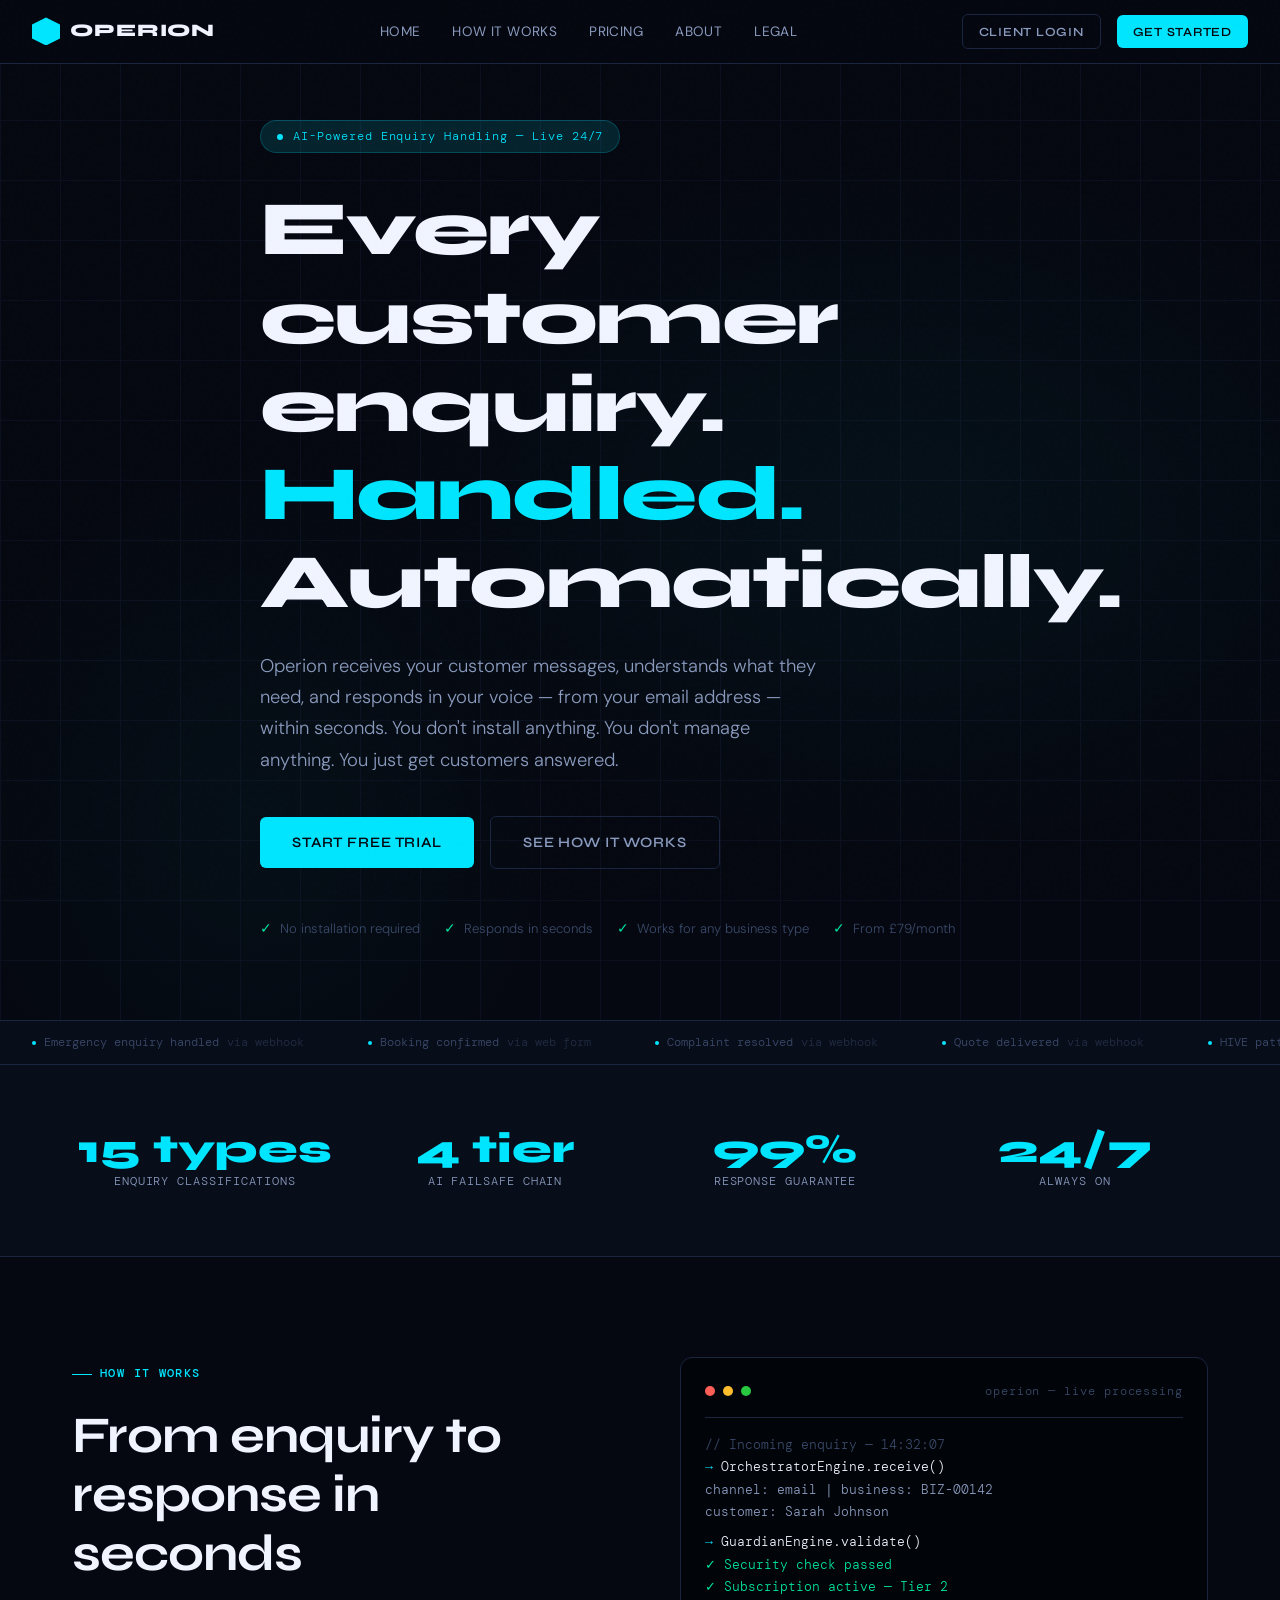
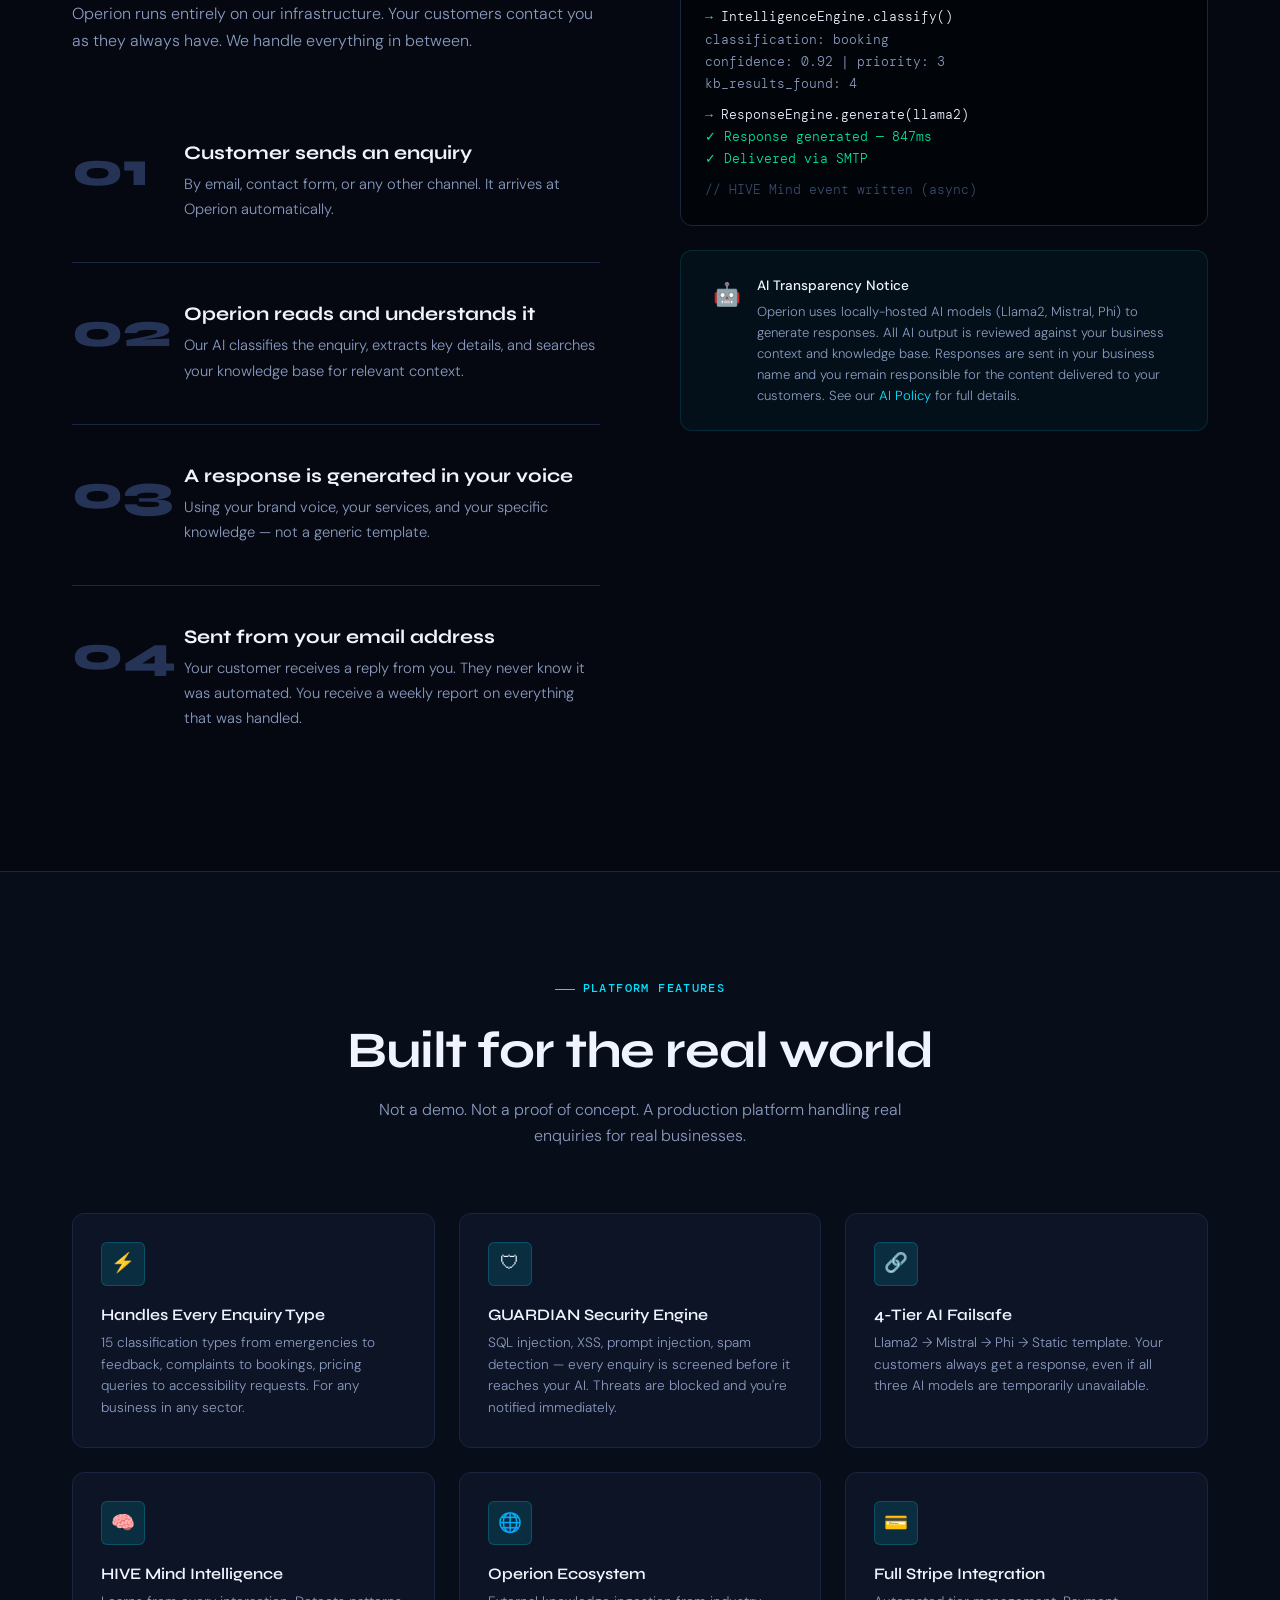
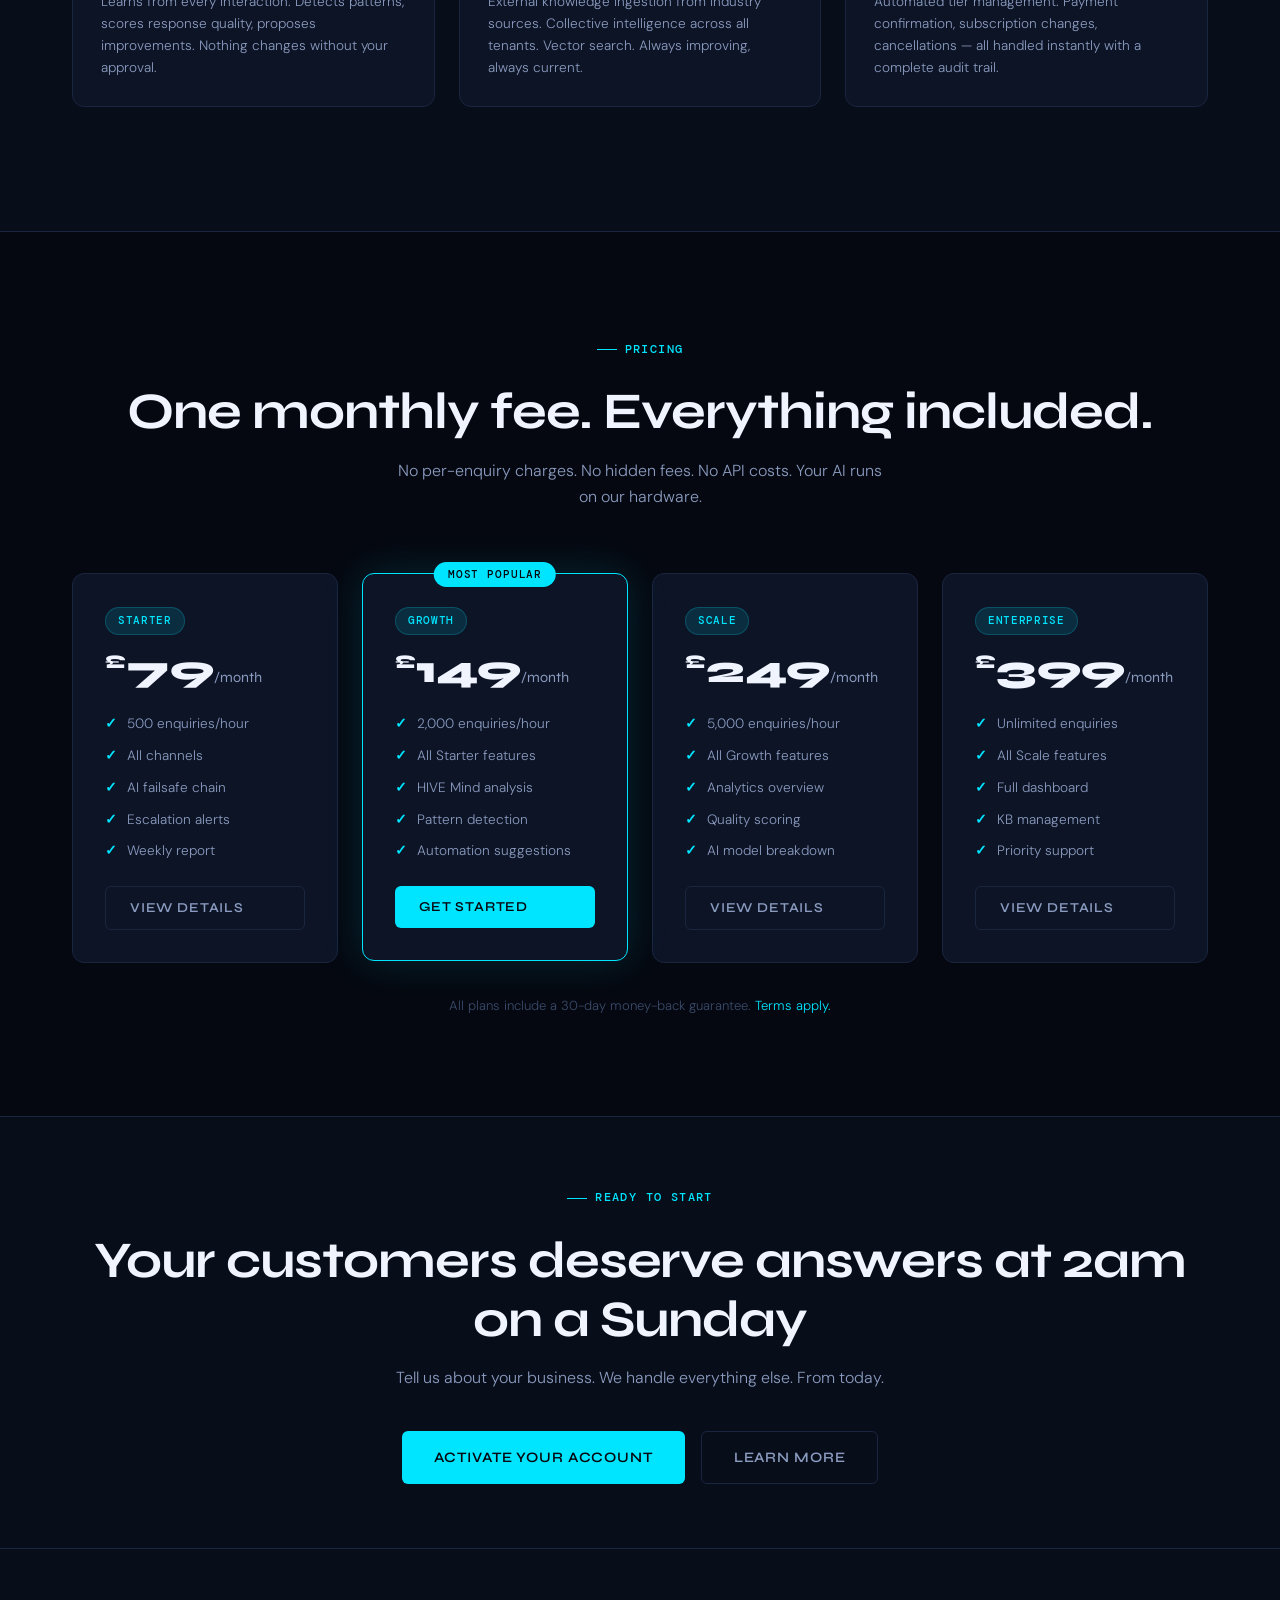
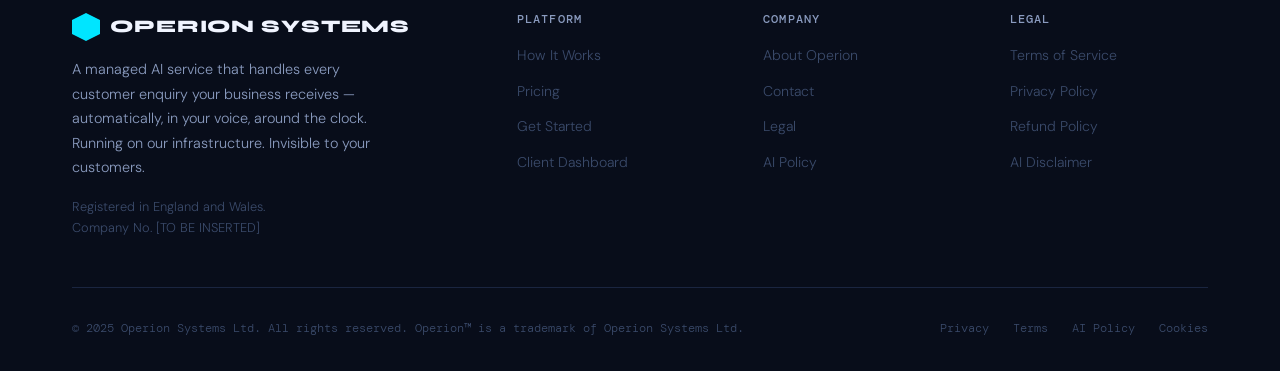
<file: index.html>
<!DOCTYPE html>
<html lang="en">
<head>
  <meta charset="UTF-8">
  <meta name="viewport" content="width=device-width, initial-scale=1.0">
  <title>Operion Systems — AI-Powered Enquiry Handling for Any Business</title>
  <meta name="description" content="Operion handles every customer enquiry your business receives — automatically, in your voice, 24 hours a day. From £79/month. No installation. No configuration. Just results.">
  <meta name="keywords" content="AI customer service, automated enquiry handling, AI business automation, customer response automation, Operion">
  <meta property="og:title" content="Operion Systems — Automated AI Enquiry Handling">
  <meta property="og:description" content="Every customer enquiry handled automatically. In your voice. From your email. 24/7.">
  <meta property="og:type" content="website">
  <meta name="robots" content="index, follow">
  <link rel="stylesheet" href="style.css">
  <style>
    /* ── HOMEPAGE SPECIFIC ─────────────────────────────────── */
    .hero {
      min-height: 100vh;
      display: flex;
      align-items: center;
      padding: 120px 0 80px;
      position: relative;
      overflow: hidden;
    }
    .hero-bg {
      position: absolute;
      inset: 0;
      background:
        radial-gradient(ellipse 60% 50% at 70% 50%, rgba(0,229,255,0.04) 0%, transparent 70%),
        radial-gradient(ellipse 40% 60% at 20% 80%, rgba(0,229,255,0.03) 0%, transparent 60%);
      pointer-events: none;
    }
    .hero-grid-lines {
      position: absolute;
      inset: 0;
      background-image:
        linear-gradient(var(--border) 1px, transparent 1px),
        linear-gradient(90deg, var(--border) 1px, transparent 1px);
      background-size: 60px 60px;
      opacity: 0.3;
      pointer-events: none;
    }
    .hero-content {
      position: relative;
      z-index: 1;
      max-width: 760px;
    }
    .hero-eyebrow {
      display: inline-flex;
      align-items: center;
      gap: 10px;
      background: var(--cyan-glow);
      border: 1px solid rgba(0,229,255,0.2);
      border-radius: 100px;
      padding: 6px 16px;
      font-family: var(--font-mono);
      font-size: 0.75rem;
      color: var(--cyan);
      letter-spacing: 0.08em;
      margin-bottom: 2rem;
    }
    .hero-eyebrow-dot {
      width: 6px; height: 6px;
      background: var(--cyan);
      border-radius: 50%;
      animation: pulse-glow 2s ease infinite;
    }
    .hero h1 { margin-bottom: 1.5rem; }
    .hero h1 em {
      font-style: normal;
      color: var(--cyan);
      position: relative;
    }
    .hero-sub {
      font-size: 1.15rem;
      color: var(--white-dim);
      line-height: 1.7;
      max-width: 560px;
      margin-bottom: 2.5rem;
    }
    .hero-actions {
      display: flex;
      gap: 1rem;
      flex-wrap: wrap;
      align-items: center;
      margin-bottom: 3rem;
    }
    .hero-proof {
      display: flex;
      align-items: center;
      gap: 1.5rem;
      flex-wrap: wrap;
    }
    .hero-proof-item {
      display: flex;
      align-items: center;
      gap: 8px;
      font-size: 0.82rem;
      color: var(--white-faint);
    }
    .hero-proof-item span { color: var(--green); font-size: 0.9rem; }
    .hero-visual {
      position: absolute;
      right: -2rem;
      top: 50%;
      transform: translateY(-50%);
      width: 420px;
      opacity: 0.85;
    }

    /* ── TICKER ─────────────────────────────────────────────── */
    .ticker-wrap {
      background: var(--deep);
      border-top: 1px solid var(--border);
      border-bottom: 1px solid var(--border);
      padding: 12px 0;
      overflow: hidden;
    }
    .ticker-inner {
      display: flex;
      gap: 0;
      animation: ticker 40s linear infinite;
      width: max-content;
    }
    .ticker-item {
      display: flex;
      align-items: center;
      gap: 8px;
      padding: 0 2rem;
      font-family: var(--font-mono);
      font-size: 0.75rem;
      color: var(--white-faint);
      white-space: nowrap;
    }
    .ticker-dot {
      width: 4px; height: 4px;
      background: var(--cyan);
      border-radius: 50%;
      flex-shrink: 0;
    }
    .ticker-meta { color: var(--white-faint); opacity: 0.5; }
    @keyframes ticker {
      0% { transform: translateX(0); }
      100% { transform: translateX(-50%); }
    }

    /* ── HOW IT WORKS ───────────────────────────────────────── */
    .steps { display: flex; flex-direction: column; gap: 0; }
    .step {
      display: grid;
      grid-template-columns: 80px 1fr;
      gap: 2rem;
      padding: 2.5rem 0;
      border-bottom: 1px solid var(--border);
      align-items: start;
    }
    .step:last-child { border-bottom: none; }
    .step-number {
      font-family: var(--font-display);
      font-weight: 800;
      font-size: 3rem;
      color: var(--border-light);
      line-height: 1;
      padding-top: 4px;
      transition: color var(--transition);
    }
    .step:hover .step-number { color: var(--cyan); }
    .step-content h3 {
      font-size: 1.2rem;
      margin-bottom: 0.5rem;
      color: var(--white);
    }
    .step-content p { font-size: 0.92rem; color: var(--white-dim); line-height: 1.7; }

    /* ── FEATURES ───────────────────────────────────────────── */
    .feature-card {
      background: var(--surface);
      border: 1px solid var(--border);
      border-radius: var(--radius-lg);
      padding: 1.75rem;
      transition: all var(--transition);
    }
    .feature-card:hover {
      border-color: var(--cyan-dim);
      transform: translateY(-2px);
      box-shadow: var(--glow);
    }
    .feature-icon {
      width: 44px; height: 44px;
      background: var(--cyan-glow);
      border: 1px solid rgba(0,229,255,0.2);
      border-radius: var(--radius);
      display: flex;
      align-items: center;
      justify-content: center;
      font-size: 1.2rem;
      margin-bottom: 1.25rem;
    }
    .feature-card h3 {
      font-size: 1rem;
      font-weight: 600;
      margin-bottom: 0.5rem;
    }
    .feature-card p { font-size: 0.85rem; color: var(--white-dim); line-height: 1.6; }

    /* ── AI DISCLAIMER BANNER ───────────────────────────────── */
    .ai-disclaimer {
      background: rgba(0,229,255,0.04);
      border: 1px solid rgba(0,229,255,0.12);
      border-radius: var(--radius-lg);
      padding: 1.5rem 2rem;
      display: flex;
      align-items: flex-start;
      gap: 1rem;
    }
    .ai-disclaimer-icon {
      font-size: 1.4rem;
      flex-shrink: 0;
      margin-top: 2px;
    }

    /* ── PRICING PREVIEW ────────────────────────────────────── */
    .pricing-card {
      background: var(--surface);
      border: 1px solid var(--border);
      border-radius: var(--radius-lg);
      padding: 2rem;
      display: flex;
      flex-direction: column;
      gap: 1.5rem;
      transition: all var(--transition);
    }
    .pricing-card.featured {
      border-color: var(--cyan);
      box-shadow: var(--glow);
      position: relative;
    }
    .pricing-card.featured::before {
      content: 'Most Popular';
      position: absolute;
      top: -12px;
      left: 50%;
      transform: translateX(-50%);
      background: var(--cyan);
      color: var(--black);
      font-family: var(--font-mono);
      font-size: 0.68rem;
      font-weight: 500;
      letter-spacing: 0.08em;
      text-transform: uppercase;
      padding: 4px 14px;
      border-radius: 100px;
    }
    .pricing-price {
      font-family: var(--font-display);
      font-weight: 800;
      font-size: 2.4rem;
      color: var(--white);
      line-height: 1;
    }
    .pricing-price sup { font-size: 1.2rem; vertical-align: super; }
    .pricing-price span { font-size: 0.9rem; font-weight: 400; color: var(--white-dim); }
    .pricing-features { display: flex; flex-direction: column; gap: 10px; }
    .pricing-feature {
      display: flex;
      align-items: flex-start;
      gap: 10px;
      font-size: 0.85rem;
      color: var(--white-dim);
    }
    .pricing-feature::before {
      content: '✓';
      color: var(--cyan);
      font-weight: 600;
      flex-shrink: 0;
    }
  </style>
</head>
<body>

<!-- ── NAVIGATION ──────────────────────────────────────────────── -->
<nav class="nav">
  <a href="index.html" class="nav-logo">
    <div class="nav-logo-mark"></div>
    Operion
  </a>
  <div class="nav-links">
    <a href="index.html">Home</a>
    <a href="how-it-works.html">How It Works</a>
    <a href="pricing.html">Pricing</a>
    <a href="about.html">About</a>
    <a href="legal.html">Legal</a>
  </div>
  <div class="nav-cta">
    <a href="dashboard.html" class="btn btn-ghost btn-sm">Client Login</a>
    <a href="get-started.html" class="btn btn-primary btn-sm">Get Started</a>
  </div>
  <button class="nav-burger" aria-label="Menu">☰</button>
</nav>

<!-- ── HERO ────────────────────────────────────────────────────── -->
<section class="hero">
  <div class="hero-bg"></div>
  <div class="hero-grid-lines"></div>
  <div class="container">
    <div class="hero-content animate-fade-up">
      <div class="hero-eyebrow">
        <span class="hero-eyebrow-dot"></span>
        AI-Powered Enquiry Handling — Live 24/7
      </div>
      <h1 class="display-1">
        Every customer<br>enquiry. <em>Handled.</em><br>Automatically.
      </h1>
      <p class="hero-sub">
        Operion receives your customer messages, understands what they need, and responds in your voice — from your email address — within seconds. You don't install anything. You don't manage anything. You just get customers answered.
      </p>
      <div class="hero-actions">
        <a href="get-started.html" class="btn btn-primary btn-lg">Start Free Trial</a>
        <a href="#how-it-works" class="btn btn-ghost btn-lg">See How It Works</a>
      </div>
      <div class="hero-proof">
        <div class="hero-proof-item"><span>✓</span> No installation required</div>
        <div class="hero-proof-item"><span>✓</span> Responds in seconds</div>
        <div class="hero-proof-item"><span>✓</span> Works for any business type</div>
        <div class="hero-proof-item"><span>✓</span> From £79/month</div>
      </div>
    </div>
  </div>
</section>

<!-- ── LIVE TICKER ──────────────────────────────────────────────── -->
<div class="ticker-wrap">
  <div class="ticker-inner"></div>
</div>

<!-- ── STATS ───────────────────────────────────────────────────── -->
<section class="section-sm" style="background:var(--deep);border-bottom:1px solid var(--border)">
  <div class="container">
    <div class="grid-4" style="text-align:center">
      <div data-animate>
        <div class="stat-value"><span data-count="15" data-suffix=" types">0</span></div>
        <div class="stat-label">Enquiry Classifications</div>
      </div>
      <div data-animate class="delay-1">
        <div class="stat-value"><span data-count="4" data-suffix=" tier">0</span></div>
        <div class="stat-label">AI Failsafe Chain</div>
      </div>
      <div data-animate class="delay-2">
        <div class="stat-value"><span data-count="100" data-suffix="%">0</span></div>
        <div class="stat-label">Response Guarantee</div>
      </div>
      <div data-animate class="delay-3">
        <div class="stat-value"><span data-count="24" data-suffix="/7">0</span></div>
        <div class="stat-label">Always On</div>
      </div>
    </div>
  </div>
</section>

<!-- ── HOW IT WORKS ─────────────────────────────────────────────── -->
<section class="section" id="how-it-works">
  <div class="container">
    <div style="display:grid;grid-template-columns:1fr 1fr;gap:5rem;align-items:start">
      <div>
        <div class="section-label">How It Works</div>
        <h2 class="display-2" style="margin-bottom:1rem">From enquiry to response in seconds</h2>
        <p style="color:var(--white-dim);margin-bottom:3rem;line-height:1.7">
          Operion runs entirely on our infrastructure. Your customers contact you as they always have. We handle everything in between.
        </p>
        <div class="steps">
          <div class="step">
            <div class="step-number">01</div>
            <div class="step-content">
              <h3>Customer sends an enquiry</h3>
              <p>By email, contact form, or any other channel. It arrives at Operion automatically.</p>
            </div>
          </div>
          <div class="step">
            <div class="step-number">02</div>
            <div class="step-content">
              <h3>Operion reads and understands it</h3>
              <p>Our AI classifies the enquiry, extracts key details, and searches your knowledge base for relevant context.</p>
            </div>
          </div>
          <div class="step">
            <div class="step-number">03</div>
            <div class="step-content">
              <h3>A response is generated in your voice</h3>
              <p>Using your brand voice, your services, and your specific knowledge — not a generic template.</p>
            </div>
          </div>
          <div class="step">
            <div class="step-number">04</div>
            <div class="step-content">
              <h3>Sent from your email address</h3>
              <p>Your customer receives a reply from you. They never know it was automated. You receive a weekly report on everything that was handled.</p>
            </div>
          </div>
        </div>
      </div>
      <div>
        <div class="terminal" style="margin-bottom:1.5rem">
          <div class="terminal-bar">
            <div class="terminal-dot terminal-dot-red"></div>
            <div class="terminal-dot terminal-dot-amber"></div>
            <div class="terminal-dot terminal-dot-green"></div>
            <div class="terminal-title">operion — live processing</div>
          </div>
          <div><span class="t-comment">// Incoming enquiry — 14:32:07</span></div>
          <div><span class="t-prompt">→ </span><span class="t-cmd">OrchestratorEngine.receive()</span></div>
          <div><span class="t-output">  channel: email | business: BIZ-00142</span></div>
          <div><span class="t-output">  customer: Sarah Johnson</span></div>
          <div style="margin-top:8px"><span class="t-prompt">→ </span><span class="t-cmd">GuardianEngine.validate()</span></div>
          <div><span class="t-success">  ✓ Security check passed</span></div>
          <div><span class="t-success">  ✓ Subscription active — Tier 2</span></div>
          <div style="margin-top:8px"><span class="t-prompt">→ </span><span class="t-cmd">IntelligenceEngine.classify()</span></div>
          <div><span class="t-output">  classification: booking</span></div>
          <div><span class="t-output">  confidence: 0.92 | priority: 3</span></div>
          <div><span class="t-output">  kb_results_found: 4</span></div>
          <div style="margin-top:8px"><span class="t-prompt">→ </span><span class="t-cmd">ResponseEngine.generate(llama2)</span></div>
          <div><span class="t-success">  ✓ Response generated — 847ms</span></div>
          <div><span class="t-success">  ✓ Delivered via SMTP</span></div>
          <div style="margin-top:8px"><span class="t-comment">// HIVE Mind event written (async)</span></div>
        </div>
        <div class="ai-disclaimer">
          <div class="ai-disclaimer-icon">🤖</div>
          <div>
            <p style="font-size:0.85rem;font-weight:500;margin-bottom:4px">AI Transparency Notice</p>
            <p style="font-size:0.82rem;color:var(--white-dim);line-height:1.6">
              Operion uses locally-hosted AI models (Llama2, Mistral, Phi) to generate responses. All AI output is reviewed against your business context and knowledge base. Responses are sent in your business name and you remain responsible for the content delivered to your customers. See our <a href="legal.html#ai-disclaimer">AI Policy</a> for full details.
            </p>
          </div>
        </div>
      </div>
    </div>
  </div>
</section>

<!-- ── FEATURES ─────────────────────────────────────────────────── -->
<section class="section" style="background:var(--deep);border-top:1px solid var(--border);border-bottom:1px solid var(--border)">
  <div class="container">
    <div style="text-align:center;margin-bottom:4rem">
      <div class="section-label" style="justify-content:center">Platform Features</div>
      <h2 class="display-2">Built for the real world</h2>
      <p style="color:var(--white-dim);max-width:560px;margin:1rem auto 0">Not a demo. Not a proof of concept. A production platform handling real enquiries for real businesses.</p>
    </div>
    <div class="grid-3" style="margin-bottom:1.5rem">
      <div class="feature-card" data-animate>
        <div class="feature-icon">⚡</div>
        <h3>Handles Every Enquiry Type</h3>
        <p>15 classification types from emergencies to feedback, complaints to bookings, pricing queries to accessibility requests. For any business in any sector.</p>
      </div>
      <div class="feature-card" data-animate class="delay-1">
        <div class="feature-icon">🛡</div>
        <h3>GUARDIAN Security Engine</h3>
        <p>SQL injection, XSS, prompt injection, spam detection — every enquiry is screened before it reaches your AI. Threats are blocked and you're notified immediately.</p>
      </div>
      <div class="feature-card" data-animate class="delay-2">
        <div class="feature-icon">🔗</div>
        <h3>4-Tier AI Failsafe</h3>
        <p>Llama2 → Mistral → Phi → Static template. Your customers always get a response, even if all three AI models are temporarily unavailable.</p>
      </div>
      <div class="feature-card" data-animate>
        <div class="feature-icon">🧠</div>
        <h3>HIVE Mind Intelligence</h3>
        <p>Learns from every interaction. Detects patterns, scores response quality, proposes improvements. Nothing changes without your approval.</p>
      </div>
      <div class="feature-card" data-animate class="delay-1">
        <div class="feature-icon">🌐</div>
        <h3>Operion Ecosystem</h3>
        <p>External knowledge ingestion from industry sources. Collective intelligence across all tenants. Vector search. Always improving, always current.</p>
      </div>
      <div class="feature-card" data-animate class="delay-2">
        <div class="feature-icon">💳</div>
        <h3>Full Stripe Integration</h3>
        <p>Automated tier management. Payment confirmation, subscription changes, cancellations — all handled instantly with a complete audit trail.</p>
      </div>
    </div>
  </div>
</section>

<!-- ── PRICING PREVIEW ───────────────────────────────────────────── -->
<section class="section">
  <div class="container">
    <div style="text-align:center;margin-bottom:4rem">
      <div class="section-label" style="justify-content:center">Pricing</div>
      <h2 class="display-2">One monthly fee. Everything included.</h2>
      <p style="color:var(--white-dim);max-width:500px;margin:1rem auto 0">No per-enquiry charges. No hidden fees. No API costs. Your AI runs on our hardware.</p>
    </div>
    <div class="grid-4" style="align-items:start">
      <div class="pricing-card">
        <div>
          <div class="badge badge-cyan" style="margin-bottom:1rem">Starter</div>
          <div class="pricing-price"><sup>£</sup>79<span>/month</span></div>
        </div>
        <div class="pricing-features">
          <div class="pricing-feature">500 enquiries/hour</div>
          <div class="pricing-feature">All channels</div>
          <div class="pricing-feature">AI failsafe chain</div>
          <div class="pricing-feature">Escalation alerts</div>
          <div class="pricing-feature">Weekly report</div>
        </div>
        <a href="pricing.html" class="btn btn-ghost">View Details</a>
      </div>
      <div class="pricing-card featured">
        <div>
          <div class="badge badge-cyan" style="margin-bottom:1rem">Growth</div>
          <div class="pricing-price"><sup>£</sup>149<span>/month</span></div>
        </div>
        <div class="pricing-features">
          <div class="pricing-feature">2,000 enquiries/hour</div>
          <div class="pricing-feature">All Starter features</div>
          <div class="pricing-feature">HIVE Mind analysis</div>
          <div class="pricing-feature">Pattern detection</div>
          <div class="pricing-feature">Automation suggestions</div>
        </div>
        <a href="get-started.html" class="btn btn-primary" data-checkout-tier="2">Get Started</a>
      </div>
      <div class="pricing-card">
        <div>
          <div class="badge badge-cyan" style="margin-bottom:1rem">Scale</div>
          <div class="pricing-price"><sup>£</sup>249<span>/month</span></div>
        </div>
        <div class="pricing-features">
          <div class="pricing-feature">5,000 enquiries/hour</div>
          <div class="pricing-feature">All Growth features</div>
          <div class="pricing-feature">Analytics overview</div>
          <div class="pricing-feature">Quality scoring</div>
          <div class="pricing-feature">AI model breakdown</div>
        </div>
        <a href="pricing.html" class="btn btn-ghost">View Details</a>
      </div>
      <div class="pricing-card">
        <div>
          <div class="badge badge-cyan" style="margin-bottom:1rem">Enterprise</div>
          <div class="pricing-price"><sup>£</sup>399<span>/month</span></div>
        </div>
        <div class="pricing-features">
          <div class="pricing-feature">Unlimited enquiries</div>
          <div class="pricing-feature">All Scale features</div>
          <div class="pricing-feature">Full dashboard</div>
          <div class="pricing-feature">KB management</div>
          <div class="pricing-feature">Priority support</div>
        </div>
        <a href="pricing.html" class="btn btn-ghost">View Details</a>
      </div>
    </div>
    <p style="text-align:center;margin-top:2rem;font-size:0.82rem;color:var(--white-faint)">
      All plans include a 30-day money-back guarantee. <a href="legal.html#refunds">Terms apply.</a>
    </p>
  </div>
</section>

<!-- ── CTA ──────────────────────────────────────────────────────── -->
<section class="section-sm" style="background:var(--deep);border-top:1px solid var(--border)">
  <div class="container" style="text-align:center">
    <div class="section-label" style="justify-content:center">Ready to Start</div>
    <h2 class="display-2" style="margin-bottom:1rem">Your customers deserve answers at 2am on a Sunday</h2>
    <p style="color:var(--white-dim);max-width:500px;margin:0 auto 2.5rem">Tell us about your business. We handle everything else. From today.</p>
    <div style="display:flex;gap:1rem;justify-content:center;flex-wrap:wrap">
      <a href="get-started.html" class="btn btn-primary btn-lg">Activate Your Account</a>
      <a href="how-it-works.html" class="btn btn-ghost btn-lg">Learn More</a>
    </div>
  </div>
</section>

<!-- ── FOOTER ───────────────────────────────────────────────────── -->
<footer class="footer">
  <div class="container">
    <div class="footer-grid">
      <div class="footer-brand">
        <div class="nav-logo" style="margin-bottom:1rem">
          <div class="nav-logo-mark"></div>
          Operion Systems
        </div>
        <p>A managed AI service that handles every customer enquiry your business receives — automatically, in your voice, around the clock. Running on our infrastructure. Invisible to your customers.</p>
        <p style="margin-top:1rem;font-size:0.8rem;color:var(--white-faint)">Registered in England and Wales.<br>Company No. [TO BE INSERTED]</p>
      </div>
      <div class="footer-col">
        <h4>Platform</h4>
        <ul>
          <li><a href="how-it-works.html">How It Works</a></li>
          <li><a href="pricing.html">Pricing</a></li>
          <li><a href="get-started.html">Get Started</a></li>
          <li><a href="dashboard.html">Client Dashboard</a></li>
        </ul>
      </div>
      <div class="footer-col">
        <h4>Company</h4>
        <ul>
          <li><a href="about.html">About Operion</a></li>
          <li><a href="about.html#contact">Contact</a></li>
          <li><a href="legal.html">Legal</a></li>
          <li><a href="legal.html#ai-disclaimer">AI Policy</a></li>
        </ul>
      </div>
      <div class="footer-col">
        <h4>Legal</h4>
        <ul>
          <li><a href="legal.html#terms">Terms of Service</a></li>
          <li><a href="legal.html#privacy">Privacy Policy</a></li>
          <li><a href="legal.html#refunds">Refund Policy</a></li>
          <li><a href="legal.html#ai-disclaimer">AI Disclaimer</a></li>
        </ul>
      </div>
    </div>
    <div class="footer-bottom">
      <p>© 2025 Operion Systems Ltd. All rights reserved. Operion™ is a trademark of Operion Systems Ltd.</p>
      <div class="footer-legal-links">
        <a href="legal.html#privacy">Privacy</a>
        <a href="legal.html#terms">Terms</a>
        <a href="legal.html#ai-disclaimer">AI Policy</a>
        <a href="legal.html#cookies">Cookies</a>
      </div>
    </div>
  </div>
</footer>

<script src="https://js.stripe.com/v3/"></script>
<script src="app.js"></script>
</body>
</html>
</file>
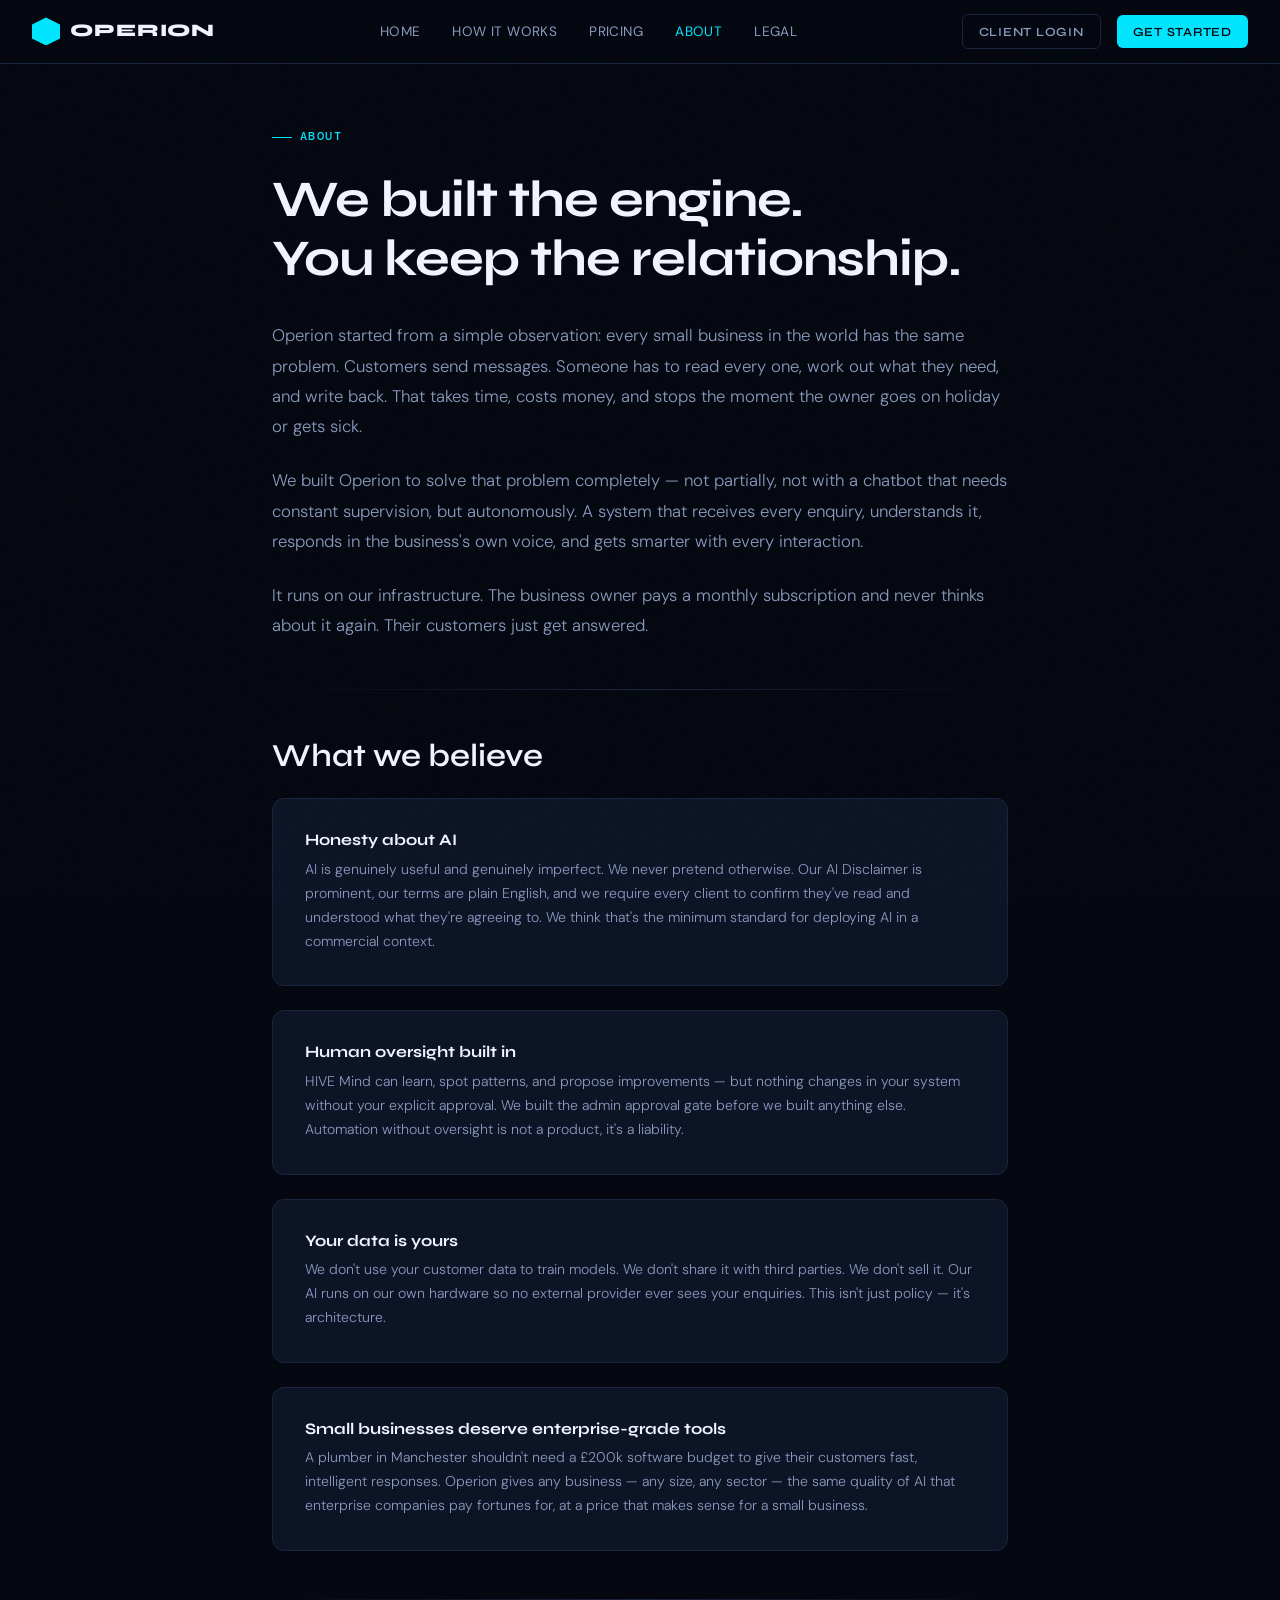
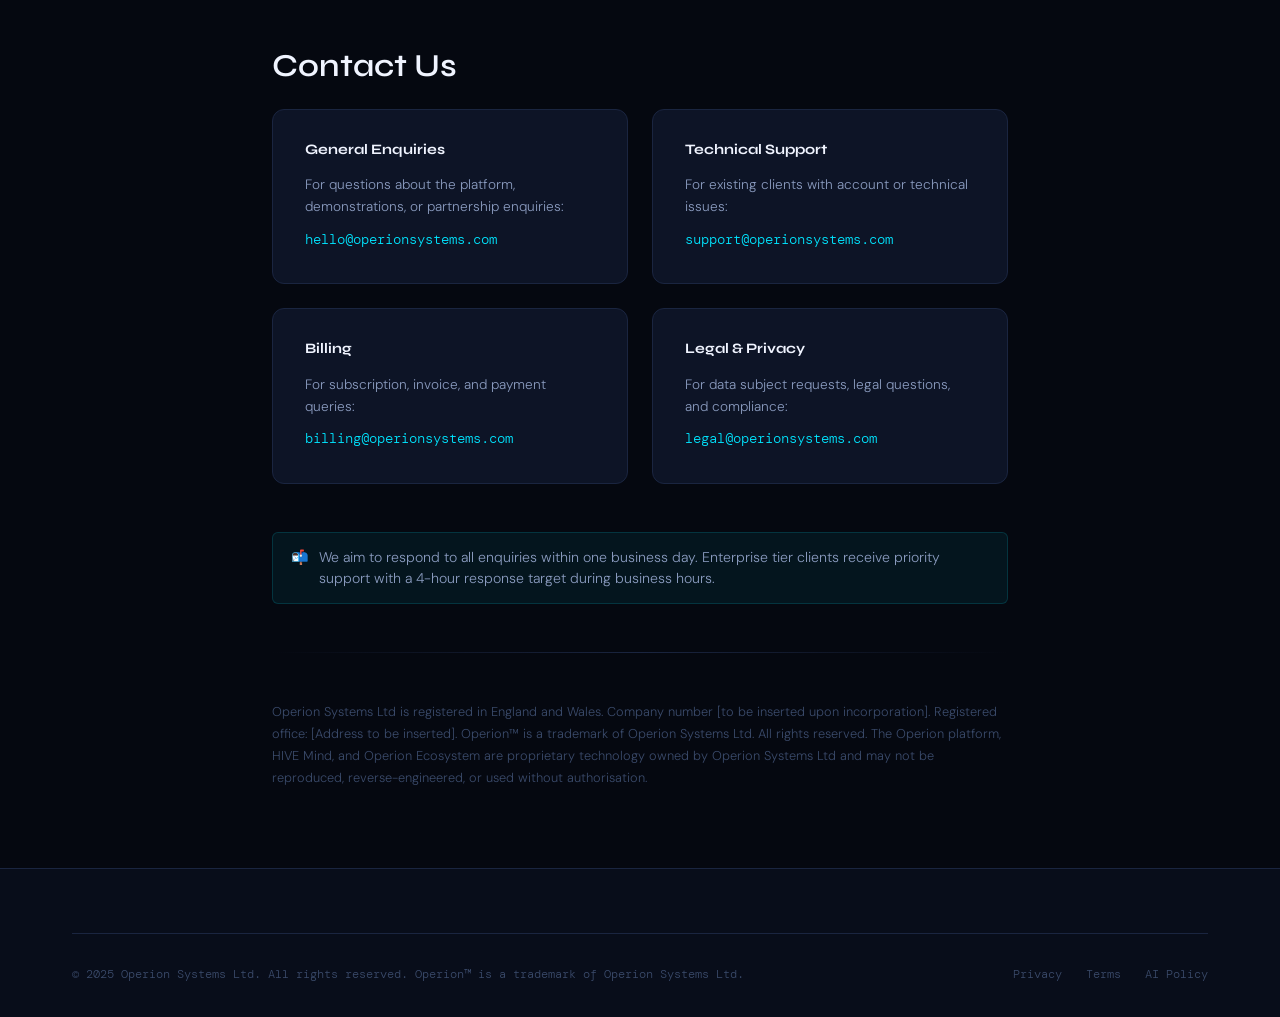
<file: about.html>
<!DOCTYPE html>
<html lang="en">
<head>
  <meta charset="UTF-8">
  <meta name="viewport" content="width=device-width, initial-scale=1.0">
  <title>About — Operion Systems Ltd</title>
  <meta name="description" content="About Operion Systems Ltd. Who we are, what we believe, and how to contact us.">
  <link rel="stylesheet" href="style.css">
</head>
<body>
<nav class="nav">
  <a href="index.html" class="nav-logo"><div class="nav-logo-mark"></div>Operion</a>
  <div class="nav-links">
    <a href="index.html">Home</a>
    <a href="how-it-works.html">How It Works</a>
    <a href="pricing.html">Pricing</a>
    <a href="about.html" class="active">About</a>
    <a href="legal.html">Legal</a>
  </div>
  <div class="nav-cta">
    <a href="dashboard.html" class="btn btn-ghost btn-sm">Client Login</a>
    <a href="get-started.html" class="btn btn-primary btn-sm">Get Started</a>
  </div>
  <button class="nav-burger">☰</button>
</nav>

<section style="padding:120px 0 80px">
  <div class="container-narrow">
    <div class="section-label">About</div>
    <h1 class="display-2" style="margin-bottom:2rem">We built the engine.<br>You keep the relationship.</h1>

    <p style="font-size:1.05rem;color:var(--white-dim);line-height:1.8;margin-bottom:1.5rem">
      Operion started from a simple observation: every small business in the world has the same problem. Customers send messages. Someone has to read every one, work out what they need, and write back. That takes time, costs money, and stops the moment the owner goes on holiday or gets sick.
    </p>
    <p style="font-size:1.05rem;color:var(--white-dim);line-height:1.8;margin-bottom:1.5rem">
      We built Operion to solve that problem completely — not partially, not with a chatbot that needs constant supervision, but autonomously. A system that receives every enquiry, understands it, responds in the business's own voice, and gets smarter with every interaction.
    </p>
    <p style="font-size:1.05rem;color:var(--white-dim);line-height:1.8;margin-bottom:3rem">
      It runs on our infrastructure. The business owner pays a monthly subscription and never thinks about it again. Their customers just get answered.
    </p>

    <div class="divider" style="margin-bottom:3rem"></div>

    <h2 class="display-3" style="margin-bottom:1.5rem">What we believe</h2>
    <div style="display:flex;flex-direction:column;gap:1.5rem;margin-bottom:3rem">
      <div class="card card-glow">
        <h3 style="font-size:1rem;margin-bottom:0.5rem">Honesty about AI</h3>
        <p style="font-size:0.88rem;color:var(--white-dim);line-height:1.7">AI is genuinely useful and genuinely imperfect. We never pretend otherwise. Our AI Disclaimer is prominent, our terms are plain English, and we require every client to confirm they've read and understood what they're agreeing to. We think that's the minimum standard for deploying AI in a commercial context.</p>
      </div>
      <div class="card card-glow">
        <h3 style="font-size:1rem;margin-bottom:0.5rem">Human oversight built in</h3>
        <p style="font-size:0.88rem;color:var(--white-dim);line-height:1.7">HIVE Mind can learn, spot patterns, and propose improvements — but nothing changes in your system without your explicit approval. We built the admin approval gate before we built anything else. Automation without oversight is not a product, it's a liability.</p>
      </div>
      <div class="card card-glow">
        <h3 style="font-size:1rem;margin-bottom:0.5rem">Your data is yours</h3>
        <p style="font-size:0.88rem;color:var(--white-dim);line-height:1.7">We don't use your customer data to train models. We don't share it with third parties. We don't sell it. Our AI runs on our own hardware so no external provider ever sees your enquiries. This isn't just policy — it's architecture.</p>
      </div>
      <div class="card card-glow">
        <h3 style="font-size:1rem;margin-bottom:0.5rem">Small businesses deserve enterprise-grade tools</h3>
        <p style="font-size:0.88rem;color:var(--white-dim);line-height:1.7">A plumber in Manchester shouldn't need a £200k software budget to give their customers fast, intelligent responses. Operion gives any business — any size, any sector — the same quality of AI that enterprise companies pay fortunes for, at a price that makes sense for a small business.</p>
      </div>
    </div>

    <div class="divider" style="margin-bottom:3rem"></div>

    <h2 class="display-3" id="contact" style="margin-bottom:1.5rem">Contact Us</h2>
    <div class="grid-2" style="gap:1.5rem;margin-bottom:3rem">
      <div class="card">
        <h3 style="font-size:0.9rem;margin-bottom:1rem">General Enquiries</h3>
        <p style="font-size:0.85rem;color:var(--white-dim);margin-bottom:0.5rem">For questions about the platform, demonstrations, or partnership enquiries:</p>
        <a href="mailto:hello@operionsystems.com" style="font-family:var(--font-mono);font-size:0.85rem">hello@operionsystems.com</a>
      </div>
      <div class="card">
        <h3 style="font-size:0.9rem;margin-bottom:1rem">Technical Support</h3>
        <p style="font-size:0.85rem;color:var(--white-dim);margin-bottom:0.5rem">For existing clients with account or technical issues:</p>
        <a href="mailto:support@operionsystems.com" style="font-family:var(--font-mono);font-size:0.85rem">support@operionsystems.com</a>
      </div>
      <div class="card">
        <h3 style="font-size:0.9rem;margin-bottom:1rem">Billing</h3>
        <p style="font-size:0.85rem;color:var(--white-dim);margin-bottom:0.5rem">For subscription, invoice, and payment queries:</p>
        <a href="mailto:billing@operionsystems.com" style="font-family:var(--font-mono);font-size:0.85rem">billing@operionsystems.com</a>
      </div>
      <div class="card">
        <h3 style="font-size:0.9rem;margin-bottom:1rem">Legal & Privacy</h3>
        <p style="font-size:0.85rem;color:var(--white-dim);margin-bottom:0.5rem">For data subject requests, legal questions, and compliance:</p>
        <a href="mailto:legal@operionsystems.com" style="font-family:var(--font-mono);font-size:0.85rem">legal@operionsystems.com</a>
      </div>
    </div>

    <div class="alert alert-info">
      <span>📬</span>
      <span>We aim to respond to all enquiries within one business day. Enterprise tier clients receive priority support with a 4-hour response target during business hours.</span>
    </div>

    <div class="divider" style="margin:3rem 0"></div>

    <p style="font-size:0.8rem;color:var(--white-faint);line-height:1.7">
      Operion Systems Ltd is registered in England and Wales. Company number [to be inserted upon incorporation]. Registered office: [Address to be inserted]. Operion™ is a trademark of Operion Systems Ltd. All rights reserved. The Operion platform, HIVE Mind, and Operion Ecosystem are proprietary technology owned by Operion Systems Ltd and may not be reproduced, reverse-engineered, or used without authorisation.
    </p>
  </div>
</section>

<footer class="footer">
  <div class="container">
    <div class="footer-bottom">
      <p>© 2025 Operion Systems Ltd. All rights reserved. Operion™ is a trademark of Operion Systems Ltd.</p>
      <div class="footer-legal-links">
        <a href="legal.html#privacy">Privacy</a>
        <a href="legal.html#terms">Terms</a>
        <a href="legal.html#ai-disclaimer">AI Policy</a>
      </div>
    </div>
  </div>
</footer>
<script src="app.js"></script>
</body>
</html>
</file>
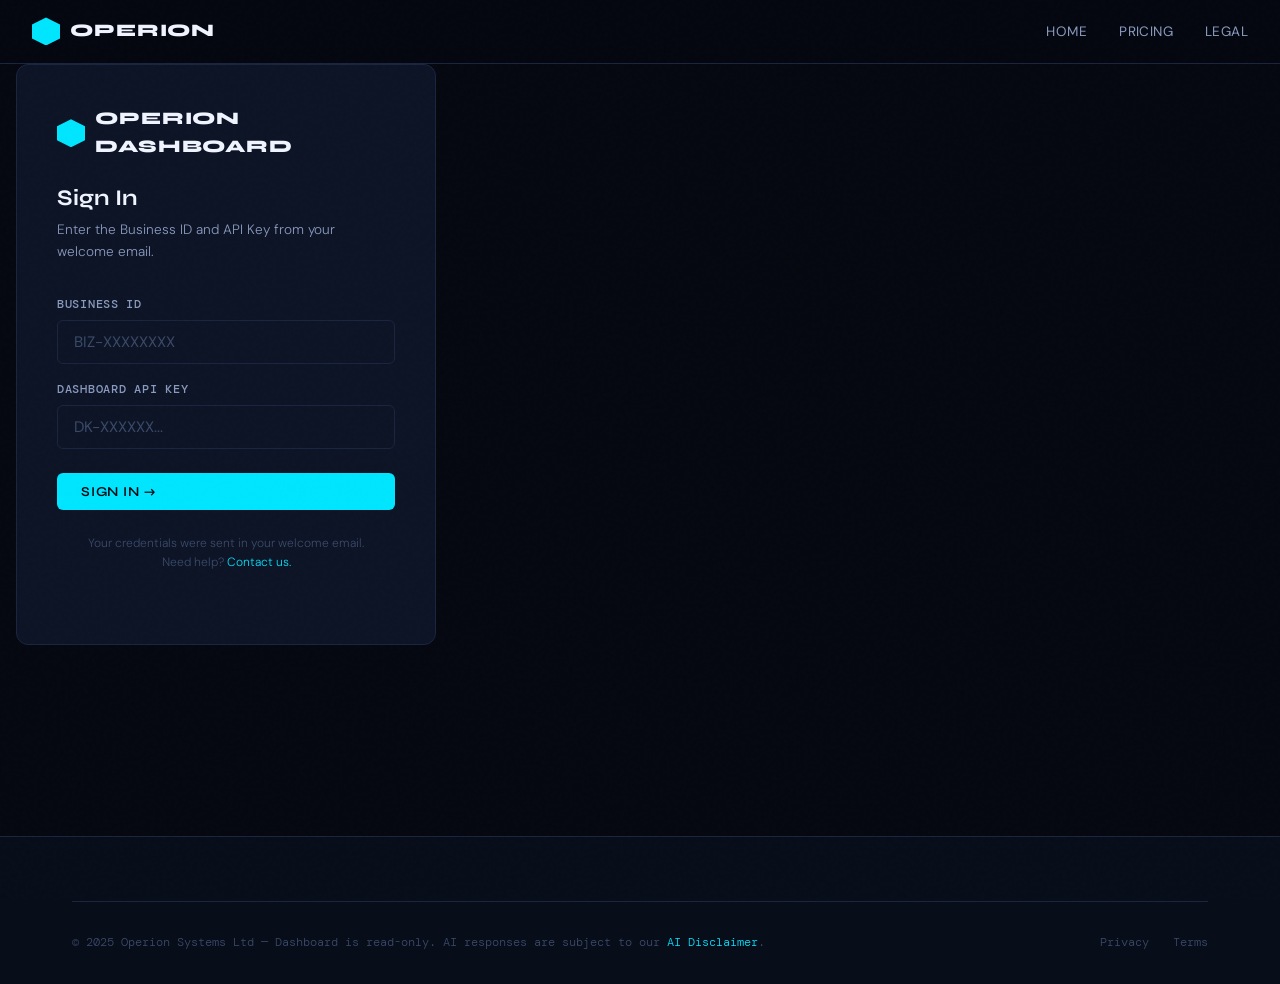
<file: dashboard.html>
<!DOCTYPE html>
<html lang="en">
<head>
  <meta charset="UTF-8">
  <meta name="viewport" content="width=device-width, initial-scale=1.0">
  <title>Dashboard — Operion Systems Ltd</title>
  <meta name="robots" content="noindex, nofollow">
  <link rel="stylesheet" href="style.css">
  <style>
    .dash-header {
      padding: 84px 0 0;
      background: var(--deep);
      border-bottom: 1px solid var(--border);
    }
    .dash-header-inner {
      display: flex;
      align-items: center;
      justify-content: space-between;
      padding: 1.5rem 0;
    }
    .dash-tabs {
      display: flex;
      gap: 0;
      margin-top: 1rem;
    }
    .dash-tab {
      padding: 10px 20px;
      font-family: var(--font-mono);
      font-size: 0.75rem;
      text-transform: uppercase;
      letter-spacing: 0.06em;
      color: var(--white-dim);
      cursor: pointer;
      border-bottom: 2px solid transparent;
      transition: all var(--transition);
      background: none;
      border-top: none;
      border-left: none;
      border-right: none;
    }
    .dash-tab:hover { color: var(--white); }
    .dash-tab.active { color: var(--cyan); border-bottom-color: var(--cyan); }
    .dash-tab[data-tier-required] { opacity: 0.4; cursor: not-allowed; }
    .dash-tab[data-tier-required]:hover { color: var(--white-dim); }

    .dash-body { padding: 2rem 0 4rem; }
    .stats-grid { display: grid; grid-template-columns: repeat(6, 1fr); gap: 1rem; margin-bottom: 2rem; }
    .stat-card {
      background: var(--surface);
      border: 1px solid var(--border);
      border-radius: var(--radius-lg);
      padding: 1.25rem 1.5rem;
    }
    .stat-card .stat-value { font-size: 1.8rem; }

    .dash-section { display: none; }
    .dash-section.active { display: block; }
    .dash-panel {
      background: var(--surface);
      border: 1px solid var(--border);
      border-radius: var(--radius-lg);
      padding: 1.5rem;
      margin-bottom: 1.5rem;
    }
    .dash-panel h3 {
      font-size: 0.9rem;
      font-weight: 600;
      margin-bottom: 1.25rem;
      display: flex;
      align-items: center;
      gap: 8px;
    }
    .dash-panel h3 .badge { margin-left: auto; }
    .tier-gate {
      background: var(--deep);
      border: 1px dashed var(--border);
      border-radius: var(--radius-lg);
      padding: 3rem;
      text-align: center;
    }
    .tier-gate h3 { font-size: 1rem; margin-bottom: 0.5rem; }
    .tier-gate p { font-size: 0.85rem; color: var(--white-dim); margin-bottom: 1.5rem; }
    .login-wrap {
      min-height: calc(100vh - 64px);
      display: flex;
      align-items: center;
      justify-content: center;
      padding: 4rem 1rem;
    }
    .login-box {
      background: var(--surface);
      border: 1px solid var(--border);
      border-radius: var(--radius-lg);
      padding: 2.5rem;
      width: 100%;
      max-width: 420px;
    }
    .login-box h1 { font-size: 1.4rem; margin-bottom: 0.5rem; }
    .login-box p { font-size: 0.85rem; color: var(--white-dim); margin-bottom: 2rem; }
    @media(max-width:768px){
      .stats-grid { grid-template-columns: repeat(2,1fr); }
      .dash-tabs { overflow-x: auto; }
    }
  </style>
</head>
<body>

<nav class="nav">
  <a href="index.html" class="nav-logo"><div class="nav-logo-mark"></div>Operion</a>
  <div class="nav-links">
    <a href="index.html">Home</a>
    <a href="pricing.html">Pricing</a>
    <a href="legal.html">Legal</a>
  </div>
  <div class="nav-cta" id="nav-dash-actions" style="display:none">
    <span id="dash-tier" style="font-size:0.75rem"></span>
    <button id="dashboard-logout" class="btn btn-ghost btn-sm">Sign Out</button>
  </div>
  <button class="nav-burger">☰</button>
</nav>

<!-- LOGIN -->
<div id="dashboard-login" class="login-wrap" style="display:none">
  <div class="login-box">
    <div class="nav-logo" style="margin-bottom:1.5rem">
      <div class="nav-logo-mark"></div>
      Operion Dashboard
    </div>
    <h1>Sign In</h1>
    <p>Enter the Business ID and API Key from your welcome email.</p>
    <div id="login-error" style="margin-bottom:1rem"></div>
    <form id="dashboard-login-form" novalidate>
      <div class="form-group" style="margin-bottom:1rem">
        <label class="form-label">Business ID</label>
        <input type="text" id="login-bid" class="form-input" placeholder="BIZ-XXXXXXXX" required>
      </div>
      <div class="form-group" style="margin-bottom:1.5rem">
        <label class="form-label">Dashboard API Key</label>
        <input type="password" id="login-key" class="form-input" placeholder="DK-XXXXXX..." required>
      </div>
      <button type="submit" class="btn btn-primary" style="width:100%">Sign In →</button>
    </form>
    <p style="font-size:0.75rem;color:var(--white-faint);margin-top:1.5rem;text-align:center">
      Your credentials were sent in your welcome email.<br>
      Need help? <a href="about.html#contact">Contact us.</a>
    </p>
  </div>
</div>

<!-- DASHBOARD -->
<div id="dashboard-view" style="display:none">

  <div class="dash-header">
    <div class="container">
      <div class="dash-header-inner">
        <div>
          <div class="section-label">Operion Dashboard</div>
          <h1 id="dash-business-name" class="display-3" style="margin-bottom:0">Loading...</h1>
        </div>
        <div style="display:flex;gap:1rem;align-items:center">
          <span id="dash-tier"></span>
          <button id="dashboard-logout" class="btn btn-ghost btn-sm">Sign Out</button>
        </div>
      </div>
      <div class="dash-tabs">
        <button class="dash-tab active" data-tab="overview">Overview</button>
        <button class="dash-tab" data-tab="hive" id="tab-hive">HIVE Mind</button>
        <button class="dash-tab" data-tab="analytics" id="tab-analytics">Analytics</button>
        <button class="dash-tab" data-tab="enterprise" id="tab-enterprise">Enterprise</button>
      </div>
    </div>
  </div>

  <div class="dash-body">
    <div class="container">

      <!-- OVERVIEW TAB -->
      <div class="dash-section active" id="section-overview">
        <div class="stats-grid">
          <div class="stat-card">
            <div class="stat-value" id="stat-enq-24h">—</div>
            <div class="stat-label">Enquiries 24h</div>
          </div>
          <div class="stat-card">
            <div class="stat-value" id="stat-enq-7d">—</div>
            <div class="stat-label">Enquiries 7 days</div>
          </div>
          <div class="stat-card">
            <div class="stat-value" id="stat-responded">—</div>
            <div class="stat-label">Responded 7d</div>
          </div>
          <div class="stat-card">
            <div class="stat-value" style="color:var(--green)" id="stat-response-rate">—</div>
            <div class="stat-label">Response Rate</div>
          </div>
          <div class="stat-card">
            <div class="stat-value" style="color:var(--amber)" id="stat-escalated">—</div>
            <div class="stat-label">Escalated</div>
          </div>
          <div class="stat-card">
            <div class="stat-value" style="color:var(--red)" id="stat-failed">—</div>
            <div class="stat-label">Failed</div>
          </div>
        </div>

        <div class="grid-2">
          <div class="dash-panel">
            <h3>⚠ Unresolved Alerts</h3>
            <div id="dash-alerts"><div class="spinner"></div></div>
          </div>
          <div class="dash-panel">
            <h3>ℹ Account Status</h3>
            <div style="display:flex;flex-direction:column;gap:10px;font-size:0.85rem">
              <div style="display:flex;justify-content:space-between">
                <span style="color:var(--white-dim)">Status</span>
                <span class="badge badge-green">Active</span>
              </div>
              <div style="display:flex;justify-content:space-between">
                <span style="color:var(--white-dim)">Tier</span>
                <span id="dash-tier-inline" style="color:var(--cyan)">—</span>
              </div>
              <div style="display:flex;justify-content:space-between">
                <span style="color:var(--white-dim)">Tier Since</span>
                <span id="dash-tier-since" style="color:var(--white-dim);font-size:0.8rem">—</span>
              </div>
              <div style="border-top:1px solid var(--border);padding-top:10px;margin-top:2px">
                <a href="legal.html#ai-disclaimer" style="font-size:0.78rem;color:var(--white-faint)">🤖 AI Disclaimer applies to all responses sent from your account</a>
              </div>
            </div>
          </div>
        </div>
      </div>

      <!-- HIVE TAB -->
      <div class="dash-section" id="section-hive">
        <div id="dash-hive">
          <div class="tier-gate" id="hive-gate">
            <h3>HIVE Mind Intelligence</h3>
            <p>Pattern detection, automation opportunities, and learning signals. Available on Growth (£149/month) and above.</p>
            <a href="pricing.html" class="btn btn-outline">View Upgrade Options</a>
          </div>
          <div id="hive-content" style="display:none">
            <div class="stats-grid" style="grid-template-columns:repeat(3,1fr);margin-bottom:2rem">
              <div class="stat-card">
                <div class="stat-value" id="hive-patterns">—</div>
                <div class="stat-label">Patterns (30d)</div>
              </div>
              <div class="stat-card">
                <div class="stat-value" style="color:var(--amber)" id="hive-pending-recs">—</div>
                <div class="stat-label">Pending Approvals</div>
              </div>
              <div class="stat-card">
                <div class="stat-value" style="color:var(--green)">✓</div>
                <div class="stat-label">Learning Active</div>
              </div>
            </div>
            <div class="dash-panel">
              <h3>🧠 Detected Patterns</h3>
              <div id="hive-pattern-list"></div>
            </div>
            <div class="alert alert-info">
              <span>🔒</span>
              <span>All HIVE Mind recommendations require your approval before activation. Nothing changes in your system without your explicit sign-off. Review recommendations via your Admin Portal.</span>
            </div>
          </div>
        </div>
      </div>

      <!-- ANALYTICS TAB -->
      <div class="dash-section" id="section-analytics">
        <div id="dash-analytics">
          <div class="tier-gate" id="analytics-gate">
            <h3>Analytics Overview</h3>
            <p>Response quality scoring, classification breakdown, AI model usage, and performance trends. Available on Scale (£249/month) and above.</p>
            <a href="pricing.html" class="btn btn-outline">View Upgrade Options</a>
          </div>
          <div id="analytics-content" style="display:none">
            <div class="stats-grid" style="grid-template-columns:repeat(3,1fr);margin-bottom:2rem">
              <div class="stat-card">
                <div class="stat-value" style="color:var(--green)" id="analytics-quality">—</div>
                <div class="stat-label">Avg Response Quality</div>
              </div>
              <div class="stat-card">
                <div class="stat-value" id="analytics-response-time">—</div>
                <div class="stat-label">Avg Response Time</div>
              </div>
            </div>
            <div class="grid-2">
              <div class="dash-panel">
                <h3>📊 Enquiry Classification Breakdown (7d)</h3>
                <div id="analytics-classifications"></div>
              </div>
              <div class="dash-panel">
                <h3>🤖 AI Model Usage (7d)</h3>
                <div id="analytics-models"></div>
              </div>
            </div>
          </div>
        </div>
      </div>

      <!-- ENTERPRISE TAB -->
      <div class="dash-section" id="section-enterprise">
        <div id="dash-enterprise">
          <div class="tier-gate" id="enterprise-gate">
            <h3>Enterprise Dashboard</h3>
            <p>Full system visibility — KB management, queue monitoring, health metrics, payment history, and all recommendations. Available on Enterprise (£399/month).</p>
            <a href="pricing.html" class="btn btn-outline">View Upgrade Options</a>
          </div>
          <div id="enterprise-content" style="display:none">
            <div class="stats-grid" style="grid-template-columns:repeat(4,1fr);margin-bottom:2rem">
              <div class="stat-card">
                <div class="stat-value" id="ent-kb-count">—</div>
                <div class="stat-label">KB Entries</div>
              </div>
              <div class="stat-card">
                <div class="stat-value" id="ent-vector-count">—</div>
                <div class="stat-label">Vector Entries</div>
              </div>
              <div class="stat-card">
                <div class="stat-value" style="color:var(--amber)" id="ent-queue">—</div>
                <div class="stat-label">Queue Pending</div>
              </div>
              <div class="stat-card">
                <div class="stat-value" style="color:var(--green)" id="ent-health">—</div>
                <div class="stat-label">System Health</div>
              </div>
            </div>
            <div class="dash-panel">
              <h3>💳 Payment History (12 months)</h3>
              <div id="ent-payments"><p class="text-dim" style="font-size:0.85rem">No payment history yet.</p></div>
            </div>
            <div class="alert alert-info">
              <span>🔒</span>
              <span>This dashboard is strictly <strong>read-only</strong>. It displays your data. It never writes to or modifies your Operion configuration. All changes require approval via your Admin Portal.</span>
            </div>
          </div>
        </div>
      </div>

    </div>
  </div>
</div>

<div id="dashboard-content"></div>

<footer class="footer" style="margin-top:auto">
  <div class="container">
    <div class="footer-bottom">
      <p>© 2025 Operion Systems Ltd — Dashboard is read-only. AI responses are subject to our <a href="legal.html#ai-disclaimer">AI Disclaimer</a>.</p>
      <div class="footer-legal-links">
        <a href="legal.html#privacy">Privacy</a>
        <a href="legal.html#terms">Terms</a>
      </div>
    </div>
  </div>
</footer>

<script>
// Tab switching
document.addEventListener('DOMContentLoaded', () => {
  document.querySelectorAll('.dash-tab').forEach(tab => {
    tab.addEventListener('click', () => {
      document.querySelectorAll('.dash-tab').forEach(t => t.classList.remove('active'));
      document.querySelectorAll('.dash-section').forEach(s => s.classList.remove('active'));
      tab.classList.add('active');
      const section = document.getElementById('section-' + tab.dataset.tab);
      if (section) section.classList.add('active');
    });
  });

  // Show tier-gated content on dashboard load
  window.addEventListener('operion:dashboard:loaded', (e) => {
    const tier = e.detail?.tier || 1;
    const showSection = (contentId, gateId, minTier) => {
      const content = document.getElementById(contentId);
      const gate = document.getElementById(gateId);
      if (tier >= minTier) {
        if (content) content.style.display = 'block';
        if (gate) gate.style.display = 'none';
      }
    };
    showSection('hive-content', 'hive-gate', 2);
    showSection('analytics-content', 'analytics-gate', 3);
    showSection('enterprise-content', 'enterprise-gate', 4);
    const navActions = document.getElementById('nav-dash-actions');
    if (navActions) navActions.style.display = 'flex';
    const tierInline = document.getElementById('dash-tier-inline');
    if (tierInline) tierInline.textContent = `Tier ${tier}`;
  });
});
</script>
<script src="app.js"></script>
</body>
</html>
</file>
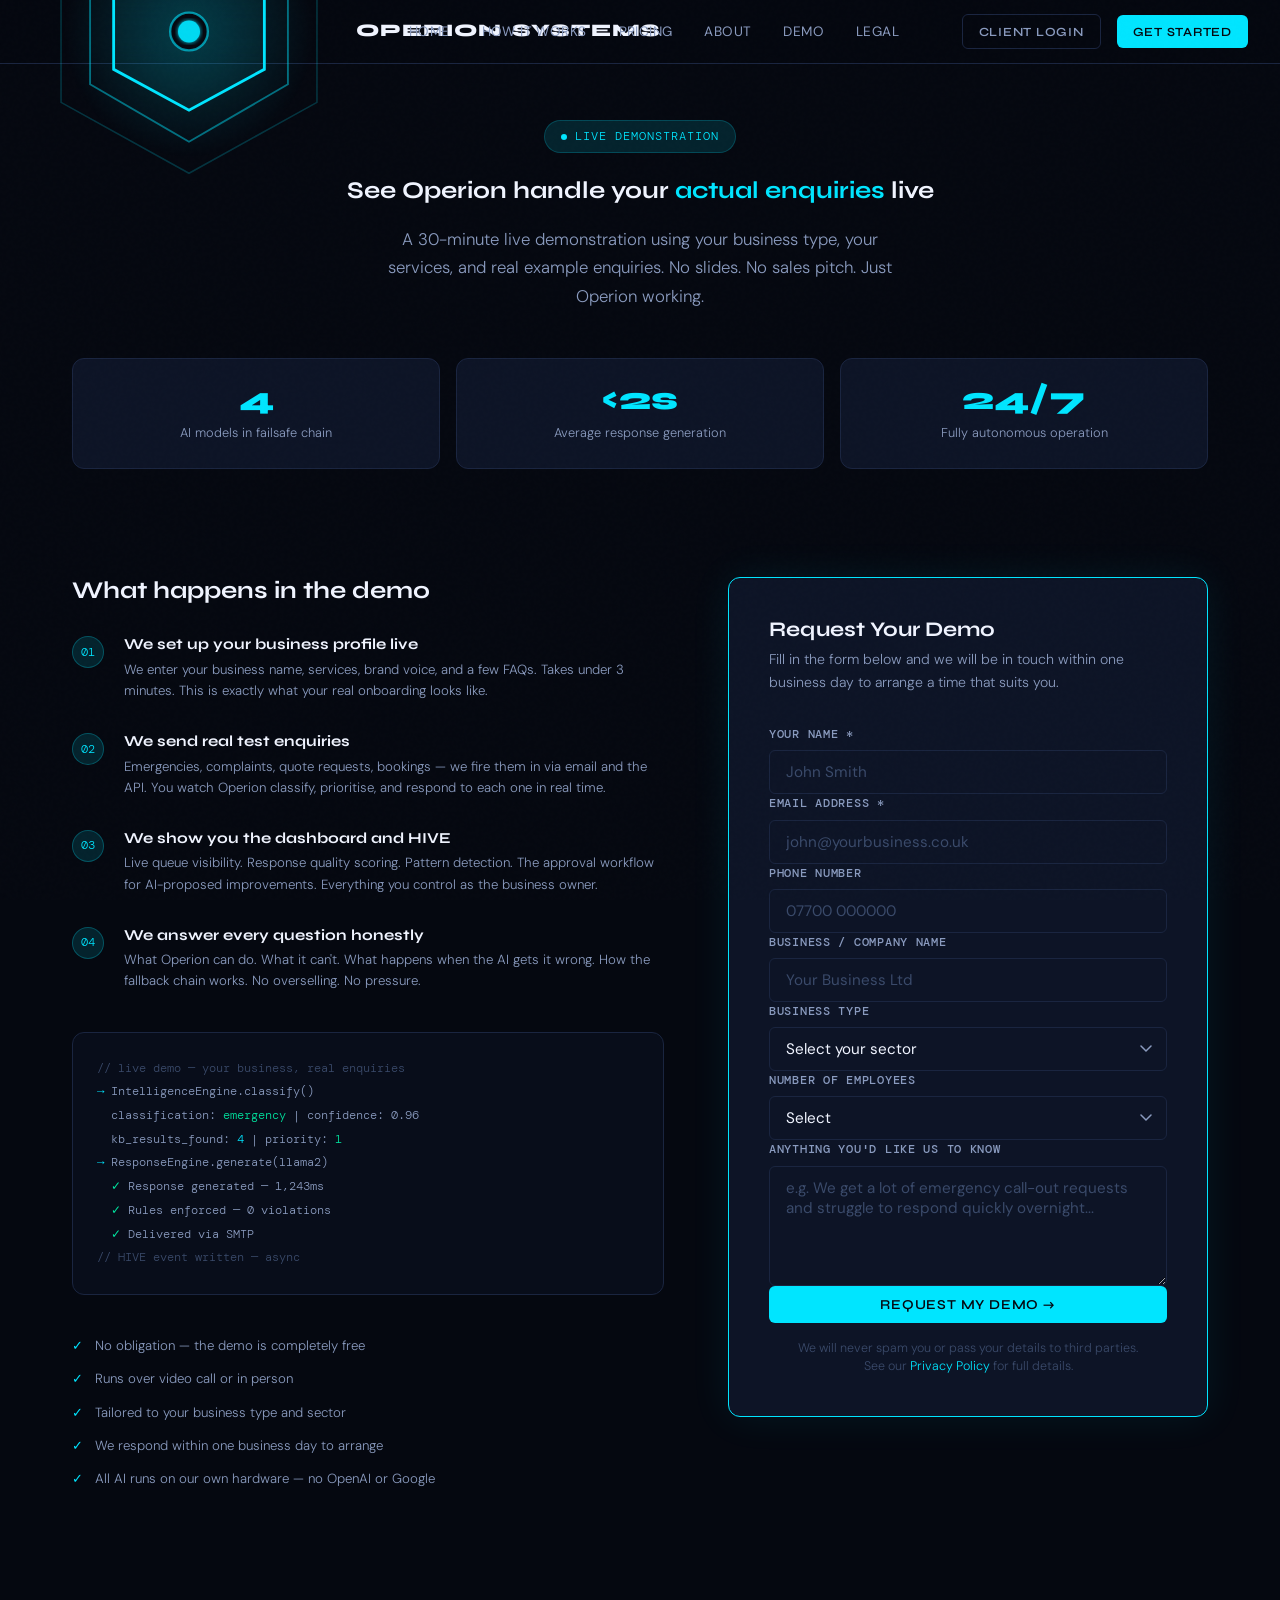
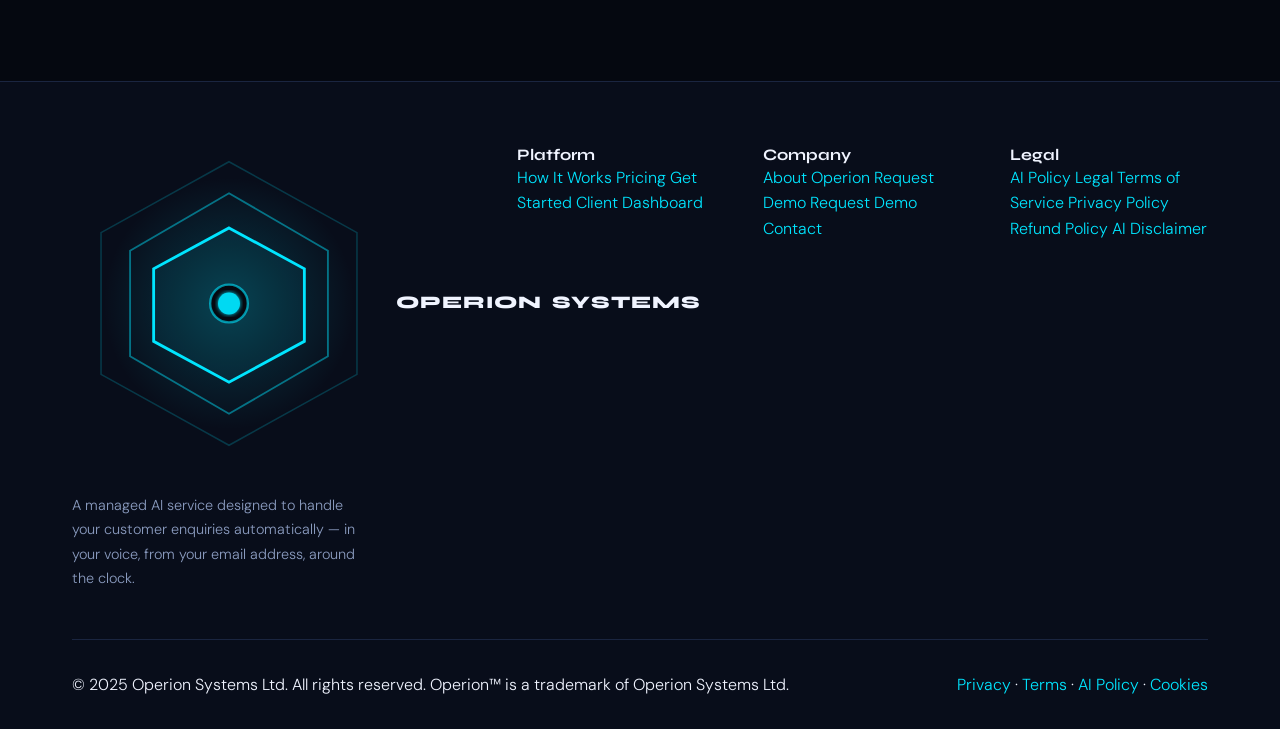
<file: demo.html>
<!DOCTYPE html>
<html lang="en">
<head>
  <meta charset="UTF-8">
  <meta name="viewport" content="width=device-width, initial-scale=1.0">
  <title>Request a Demo — Operion Systems</title>
  <meta name="description" content="See Operion handle real customer enquiries live. Request a 30-minute demonstration tailored to your business.">
  <link rel="preconnect" href="https://fonts.googleapis.com">
  <link rel="preconnect" href="https://fonts.gstatic.com" crossorigin>
  <link href="https://fonts.googleapis.com/css2?family=Inter:wght@300;400;500;600;700;800&family=IBM+Plex+Mono:wght@300;400;500&display=swap" rel="stylesheet">
  <link rel="stylesheet" href="style.css">
  <style>
    .demo-hero { padding: 120px 0 60px; text-align: center; }
    .demo-layout {
      display: grid;
      grid-template-columns: 1fr 480px;
      gap: 4rem;
      align-items: start;
      padding-bottom: 6rem;
    }
    .demo-form-wrap {
      background: var(--surface);
      border: 1px solid var(--cyan);
      border-radius: var(--radius-lg);
      padding: 2.5rem;
      box-shadow: 0 0 40px rgba(0,229,255,0.08);
    }
    .demo-form-wrap h2 { font-size: 1.3rem; margin-bottom: 0.4rem; }
    .demo-form-wrap .sub {
      font-size: 0.88rem;
      color: var(--white-dim);
      margin-bottom: 2rem;
      line-height: 1.6;
    }
    .demo-expect { display: flex; flex-direction: column; gap: 2rem; }
    .demo-expect-item { display: flex; gap: 1.25rem; align-items: flex-start; }
    .demo-expect-num {
      width: 32px; height: 32px;
      border-radius: 50%;
      background: var(--cyan-glow);
      border: 1px solid rgba(0,229,255,0.25);
      display: flex; align-items: center; justify-content: center;
      font-family: var(--font-mono); font-size: 0.75rem;
      color: var(--cyan); flex-shrink: 0;
    }
    .demo-expect-item h4 { font-size: 0.95rem; margin-bottom: 0.3rem; }
    .demo-expect-item p { font-size: 0.83rem; color: var(--white-dim); line-height: 1.6; }
    .demo-trust { margin-top: 2.5rem; display: flex; flex-direction: column; gap: 0.75rem; }
    .demo-trust-item { display: flex; align-items: center; gap: 0.75rem; font-size: 0.83rem; color: var(--white-dim); }
    .demo-trust-item .tick { color: var(--cyan); }
    .demo-stats {
      display: grid;
      grid-template-columns: repeat(3, 1fr);
      gap: 1rem;
      margin: 3rem 0;
    }
    .demo-stat {
      background: var(--surface);
      border: 1px solid var(--border);
      border-radius: var(--radius-lg);
      padding: 1.5rem;
      text-align: center;
    }
    .demo-stat-value {
      font-family: var(--font-display);
      font-weight: 800;
      font-size: 2rem;
      color: var(--cyan);
      line-height: 1;
      margin-bottom: 0.5rem;
    }
    .demo-stat-label { font-size: 0.8rem; color: var(--white-dim); }
    .demo-terminal {
      background: var(--deep);
      border: 1px solid var(--border);
      border-radius: var(--radius-lg);
      padding: 1.5rem;
      font-family: var(--font-mono);
      font-size: 0.78rem;
      color: var(--white-dim);
      line-height: 1.9;
      margin-top: 2.5rem;
    }
    .demo-terminal .t-cyan { color: var(--cyan); }
    .demo-terminal .t-green { color: var(--green); }
    .demo-terminal .t-dim { color: var(--white-faint); }
    @media (max-width: 900px) {
      .demo-layout { grid-template-columns: 1fr; }
      .demo-stats { grid-template-columns: 1fr; }
    }
  </style>
  <link rel="icon" type="image/svg+xml" href="favicon.svg">
</head>
<body>

<nav class="nav">
  <a href="index.html" class="nav-logo">
    <img src="logo.svg" alt="Operion Systems">
    OPERION <span class="nav-logo-sys">SYSTEMS</span>
  </a>
  <div class="nav-links">
    <a href="index.html">Home</a>
    <a href="how-it-works.html">How It Works</a>
    <a href="pricing.html">Pricing</a>
    <a href="about.html">About</a>
    <a href="demo.html">Demo</a>
    <a href="legal.html">Legal</a>
  </div>
  <div class="nav-cta">
    <a href="dashboard.html" class="btn btn-ghost btn-sm">Client Login</a>
    <a href="get-started.html" class="btn btn-primary btn-sm">Get Started</a>
  </div>
  <button class="nav-burger" aria-label="Menu">☰</button>
</nav>

<!-- ── HERO ─────────────────────────────────────────────────────── -->
<section class="demo-hero">
  <div class="container">
    <div class="eyebrow" style="display:inline-flex;align-items:center;gap:8px;background:var(--cyan-glow);border:1px solid rgba(0,229,255,0.2);border-radius:100px;padding:6px 16px;font-family:var(--font-mono);font-size:0.75rem;color:var(--cyan);letter-spacing:0.08em;margin-bottom:1.5rem;">
      <span style="width:6px;height:6px;background:var(--cyan);border-radius:50%;animation:pulse-glow 2s ease infinite;display:inline-block;"></span>
      LIVE DEMONSTRATION
    </div>
    <h1 style="max-width:700px;margin:0 auto 1.25rem;">See Operion handle your <em style="font-style:normal;color:var(--cyan);">actual enquiries</em> live</h1>
    <p style="font-size:1.05rem;color:var(--white-dim);max-width:540px;margin:0 auto;line-height:1.7;">
      A 30-minute live demonstration using your business type, your services, and real example enquiries. No slides. No sales pitch. Just Operion working.
    </p>
    <div class="demo-stats">
      <div class="demo-stat">
        <div class="demo-stat-value">4</div>
        <div class="demo-stat-label">AI models in failsafe chain</div>
      </div>
      <div class="demo-stat">
        <div class="demo-stat-value">&lt;2s</div>
        <div class="demo-stat-label">Average response generation</div>
      </div>
      <div class="demo-stat">
        <div class="demo-stat-value">24/7</div>
        <div class="demo-stat-label">Fully autonomous operation</div>
      </div>
    </div>
  </div>
</section>

<!-- ── MAIN LAYOUT ───────────────────────────────────────────────── -->
<section style="padding-bottom:6rem;">
  <div class="container">
    <div class="demo-layout">

      <!-- LEFT: What to expect -->
      <div>
        <h2 style="font-size:1.5rem;margin-bottom:2rem;">What happens in the demo</h2>
        <div class="demo-expect">
          <div class="demo-expect-item">
            <div class="demo-expect-num">01</div>
            <div>
              <h4>We set up your business profile live</h4>
              <p>We enter your business name, services, brand voice, and a few FAQs. Takes under 3 minutes. This is exactly what your real onboarding looks like.</p>
            </div>
          </div>
          <div class="demo-expect-item">
            <div class="demo-expect-num">02</div>
            <div>
              <h4>We send real test enquiries</h4>
              <p>Emergencies, complaints, quote requests, bookings — we fire them in via email and the API. You watch Operion classify, prioritise, and respond to each one in real time.</p>
            </div>
          </div>
          <div class="demo-expect-item">
            <div class="demo-expect-num">03</div>
            <div>
              <h4>We show you the dashboard and HIVE</h4>
              <p>Live queue visibility. Response quality scoring. Pattern detection. The approval workflow for AI-proposed improvements. Everything you control as the business owner.</p>
            </div>
          </div>
          <div class="demo-expect-item">
            <div class="demo-expect-num">04</div>
            <div>
              <h4>We answer every question honestly</h4>
              <p>What Operion can do. What it can't. What happens when the AI gets it wrong. How the fallback chain works. No overselling. No pressure.</p>
            </div>
          </div>
        </div>

        <div class="demo-terminal">
          <div class="t-dim">// live demo — your business, real enquiries</div>
          <div><span class="t-cyan">→</span> IntelligenceEngine.classify()</div>
          <div>&nbsp;&nbsp;classification: <span class="t-green">emergency</span> | confidence: 0.96</div>
          <div>&nbsp;&nbsp;kb_results_found: <span class="t-cyan">4</span> | priority: <span class="t-green">1</span></div>
          <div><span class="t-cyan">→</span> ResponseEngine.generate(llama2)</div>
          <div>&nbsp;&nbsp;<span class="t-green">✓</span> Response generated — 1,243ms</div>
          <div>&nbsp;&nbsp;<span class="t-green">✓</span> Rules enforced — 0 violations</div>
          <div>&nbsp;&nbsp;<span class="t-green">✓</span> Delivered via SMTP</div>
          <div class="t-dim">// HIVE event written — async</div>
        </div>

        <div class="demo-trust">
          <div class="demo-trust-item"><span class="tick">✓</span> No obligation — the demo is completely free</div>
          <div class="demo-trust-item"><span class="tick">✓</span> Runs over video call or in person</div>
          <div class="demo-trust-item"><span class="tick">✓</span> Tailored to your business type and sector</div>
          <div class="demo-trust-item"><span class="tick">✓</span> We respond within one business day to arrange</div>
          <div class="demo-trust-item"><span class="tick">✓</span> All AI runs on our own hardware — no OpenAI or Google</div>
        </div>
      </div>

      <!-- RIGHT: Form -->
      <div class="demo-form-wrap">
        <h2>Request Your Demo</h2>
        <p class="sub">Fill in the form below and we will be in touch within one business day to arrange a time that suits you.</p>

        <div id="demo-response"></div>

        <form id="demo-form" novalidate>
          <div class="form-group">
            <label class="form-label" for="demo-name">Your Name *</label>
            <input type="text" id="demo-name" name="name" class="form-input" placeholder="John Smith" required>
          </div>
          <div class="form-group">
            <label class="form-label" for="demo-email">Email Address *</label>
            <input type="email" id="demo-email" name="email" class="form-input" placeholder="john@yourbusiness.co.uk" required>
          </div>
          <div class="form-group">
            <label class="form-label" for="demo-phone">Phone Number</label>
            <input type="tel" id="demo-phone" name="phone" class="form-input" placeholder="07700 000000">
          </div>
          <div class="form-group">
            <label class="form-label" for="demo-company">Business / Company Name</label>
            <input type="text" id="demo-company" name="company" class="form-input" placeholder="Your Business Ltd">
          </div>
          <div class="form-group">
            <label class="form-label" for="demo-type">Business Type</label>
            <select id="demo-type" name="business_type" class="form-input form-select">
              <option value="">Select your sector</option>
              <option>Trades (plumber, electrician, builder)</option>
              <option>Retail / E-commerce</option>
              <option>Professional Services</option>
              <option>Hospitality / Food &amp; Beverage</option>
              <option>Healthcare / Wellness</option>
              <option>Legal Services</option>
              <option>Financial Services</option>
              <option>Property / Estate Agency</option>
              <option>Education / Training</option>
              <option>Technology / IT</option>
              <option>Creative / Media / Design</option>
              <option>Automotive</option>
              <option>Logistics / Transport</option>
              <option>Charity / Non-profit</option>
              <option>Other</option>
            </select>
          </div>
          <div class="form-group">
            <label class="form-label" for="demo-employees">Number of Employees</label>
            <select id="demo-employees" name="employees" class="form-input form-select">
              <option value="">Select</option>
              <option>Just me</option>
              <option>2–5</option>
              <option>6–20</option>
              <option>21–50</option>
              <option>50+</option>
            </select>
          </div>
          <div class="form-group">
            <label class="form-label" for="demo-message">Anything you'd like us to know</label>
            <textarea id="demo-message" name="message" class="form-textarea" rows="3" placeholder="e.g. We get a lot of emergency call-out requests and struggle to respond quickly overnight..."></textarea>
          </div>

          <button type="submit" id="demo-submit" class="btn btn-primary" style="width:100%;justify-content:center;">
            Request My Demo →
          </button>
          <p style="font-size:0.78rem;color:var(--white-faint);text-align:center;margin-top:1rem;line-height:1.5;">
            We will never spam you or pass your details to third parties.<br>
            See our <a href="legal.html" style="color:var(--cyan)">Privacy Policy</a> for full details.
          </p>
        </form>
      </div>

    </div>
  </div>
</section>

<!-- ── FOOTER ────────────────────────────────────────────────────── -->
<footer class="footer">
  <div class="container">
    <div class="footer-grid">
      <div class="footer-brand">
        <a href="index.html" class="nav-logo" style="margin-bottom:1rem;display:inline-flex;">
          <img src="logo.svg" alt="Operion Systems">
          OPERION <span class="nav-logo-sys">SYSTEMS</span>
        </a>
        <p class="footer-desc">A managed AI service designed to handle your customer enquiries automatically — in your voice, from your email address, around the clock.</p>
      </div>
      <div class="footer-links">
        <h4 class="footer-heading">Platform</h4>
        <a href="how-it-works.html">How It Works</a>
        <a href="pricing.html">Pricing</a>
        <a href="get-started.html">Get Started</a>
        <a href="dashboard.html">Client Dashboard</a>
      </div>
      <div class="footer-links">
        <h4 class="footer-heading">Company</h4>
        <a href="about.html">About Operion</a>
        <a href="demo.html">Request Demo</a>
        <a href="demo.html">Request Demo</a>
        <a href="mailto:operionautomation@gmail.com">Contact</a>
      </div>
      <div class="footer-links">
        <h4 class="footer-heading">Legal</h4>
        <a href="legal.html#ai-policy">AI Policy</a>
        <a href="legal.html">Legal</a>
        <a href="legal.html#terms">Terms of Service</a>
        <a href="legal.html#privacy">Privacy Policy</a>
        <a href="legal.html#refund">Refund Policy</a>
        <a href="legal.html#ai-disclaimer">AI Disclaimer</a>
      </div>
    </div>
    <div class="footer-bottom">
      <span>© 2025 Operion Systems Ltd. All rights reserved. Operion™ is a trademark of Operion Systems Ltd.</span>
      <span><a href="legal.html#privacy">Privacy</a> · <a href="legal.html#terms">Terms</a> · <a href="legal.html#ai-policy">AI Policy</a> · <a href="legal.html">Cookies</a></span>
    </div>
  </div>
</footer>

<script src="app.js"></script>
</body>
</html>
</file>
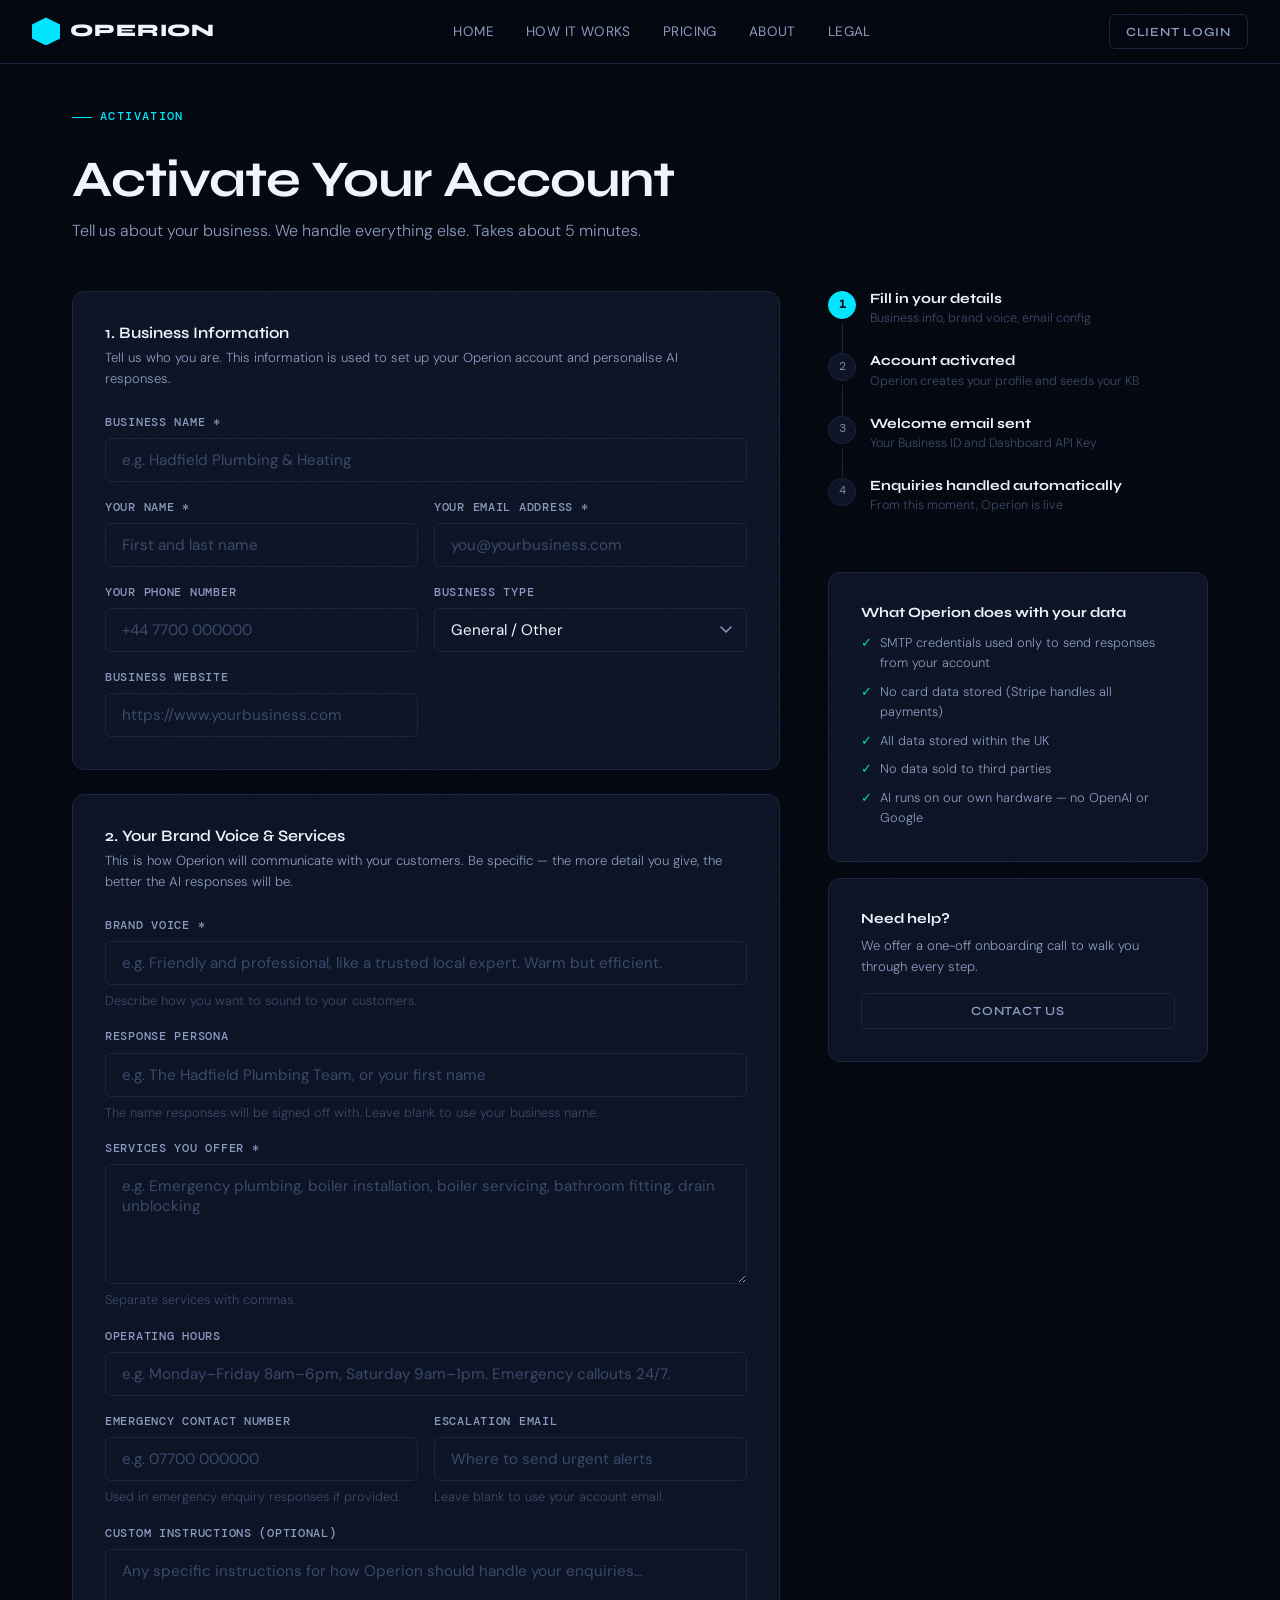
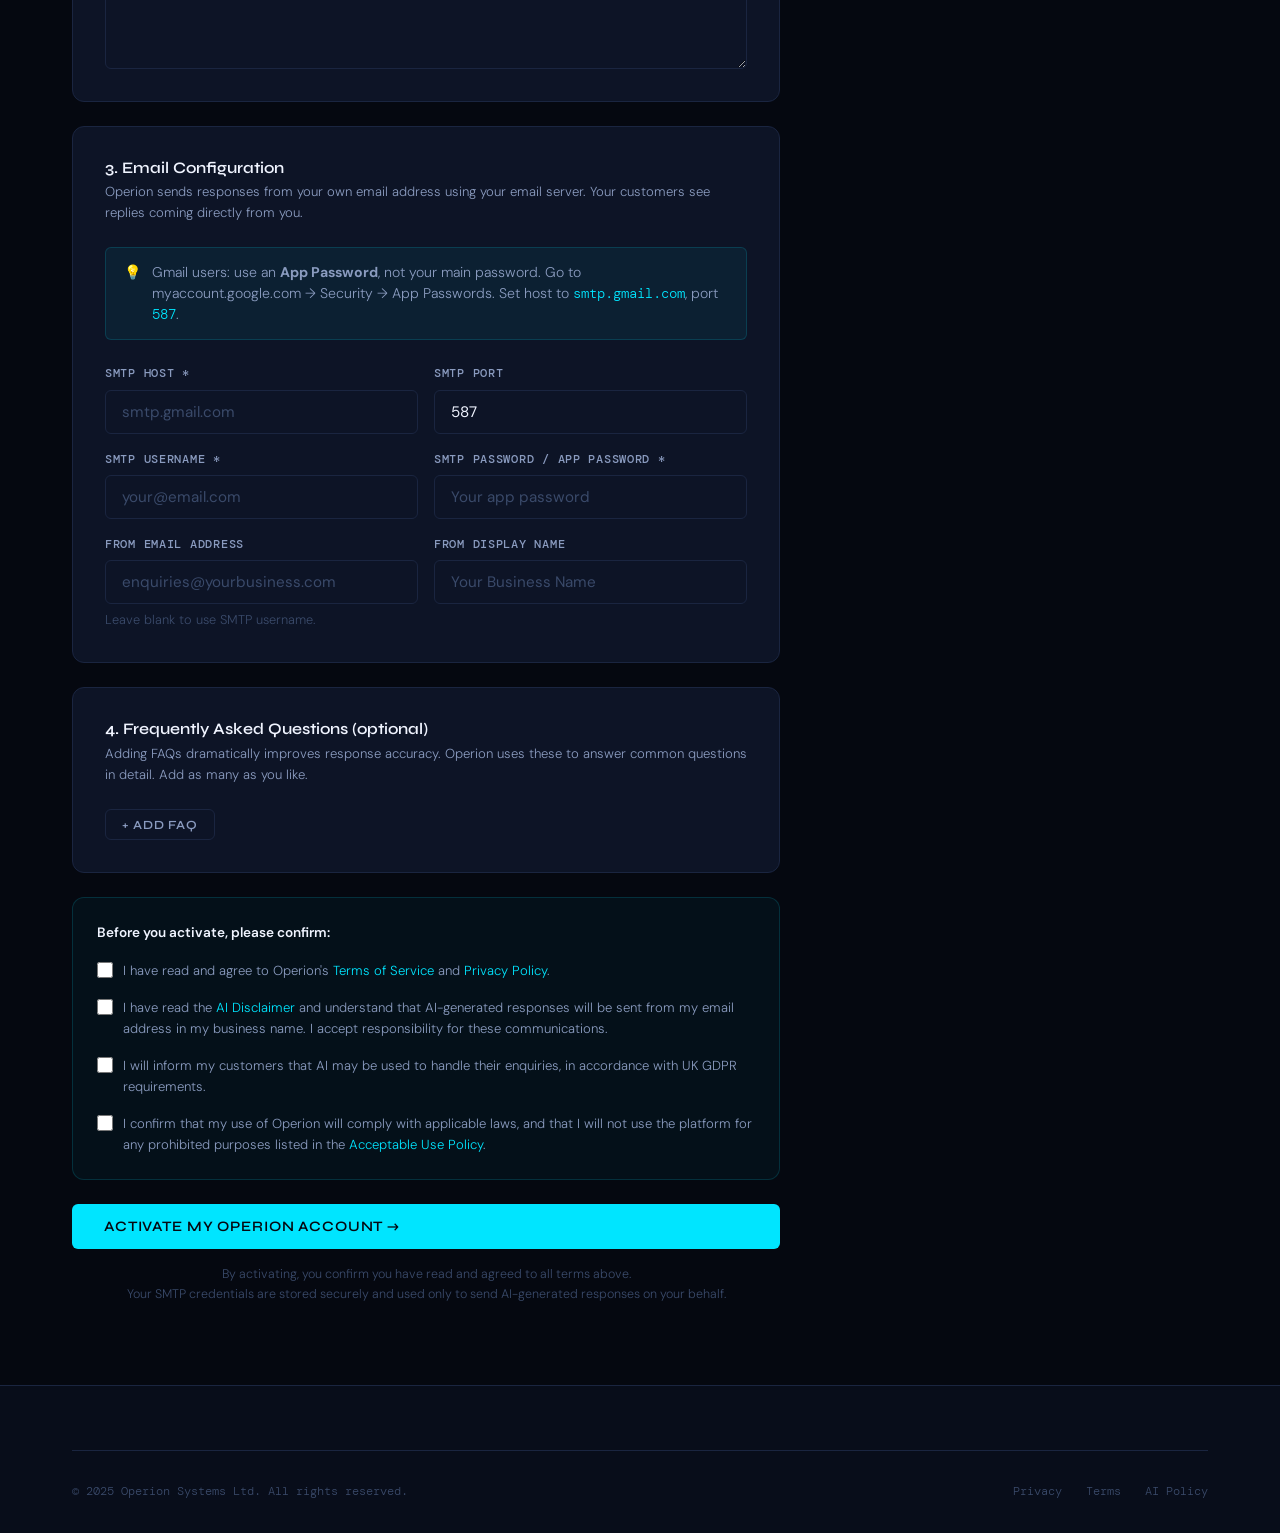
<file: get-started.html>
<!DOCTYPE html>
<html lang="en">
<head>
  <meta charset="UTF-8">
  <meta name="viewport" content="width=device-width, initial-scale=1.0">
  <title>Get Started — Operion Systems Ltd</title>
  <meta name="description" content="Activate your Operion account. Tell us about your business and we handle everything else.">
  <link rel="stylesheet" href="style.css">
  <style>
    .onboard-layout {
      display: grid;
      grid-template-columns: 1fr 380px;
      gap: 3rem;
      align-items: start;
    }
    .onboard-sidebar {
      position: sticky;
      top: 84px;
    }
    .step-indicator {
      display: flex;
      flex-direction: column;
      gap: 0;
      margin-bottom: 2rem;
    }
    .step-ind {
      display: flex;
      align-items: flex-start;
      gap: 14px;
      padding-bottom: 1.5rem;
      position: relative;
    }
    .step-ind:not(:last-child)::after {
      content: '';
      position: absolute;
      left: 14px;
      top: 32px;
      bottom: 0;
      width: 1px;
      background: var(--border);
    }
    .step-ind-num {
      width: 28px; height: 28px;
      border-radius: 50%;
      background: var(--surface);
      border: 1px solid var(--border);
      display: flex;
      align-items: center;
      justify-content: center;
      font-family: var(--font-mono);
      font-size: 0.72rem;
      color: var(--white-dim);
      flex-shrink: 0;
      z-index: 1;
    }
    .step-ind.active .step-ind-num {
      background: var(--cyan);
      color: var(--black);
      border-color: var(--cyan);
      font-weight: 600;
    }
    .step-ind-text h4 { font-size: 0.88rem; color: var(--white); margin-bottom: 2px; }
    .step-ind-text p { font-size: 0.78rem; color: var(--white-faint); }
    .form-section {
      background: var(--surface);
      border: 1px solid var(--border);
      border-radius: var(--radius-lg);
      padding: 2rem;
      margin-bottom: 1.5rem;
    }
    .form-section h3 {
      font-size: 1rem;
      font-weight: 600;
      margin-bottom: 0.25rem;
      color: var(--white);
    }
    .form-section .section-desc {
      font-size: 0.82rem;
      color: var(--white-dim);
      margin-bottom: 1.5rem;
      line-height: 1.6;
    }
    .form-grid { display: grid; grid-template-columns: 1fr 1fr; gap: 1rem; }
    .form-full { grid-column: 1 / -1; }
    .faq-row {
      background: var(--deep);
      border: 1px solid var(--border);
      border-radius: var(--radius);
      padding: 1rem;
      display: flex;
      flex-direction: column;
      gap: 0.75rem;
      margin-bottom: 0.75rem;
    }
    .consent-block {
      background: rgba(0,229,255,0.04);
      border: 1px solid rgba(0,229,255,0.15);
      border-radius: var(--radius-lg);
      padding: 1.5rem;
      margin-bottom: 1.5rem;
    }
    .consent-item {
      display: flex;
      align-items: flex-start;
      gap: 10px;
      margin-bottom: 1rem;
    }
    .consent-item:last-child { margin-bottom: 0; }
    .consent-item input[type="checkbox"] {
      width: 16px; height: 16px;
      margin-top: 2px;
      accent-color: var(--cyan);
      flex-shrink: 0;
    }
    .consent-item label {
      font-size: 0.82rem;
      color: var(--white-dim);
      line-height: 1.6;
    }
    .consent-item label a { color: var(--cyan); }
    #payment-notice { display: none; margin-bottom: 1.5rem; }
    @media(max-width:900px){
      .onboard-layout { grid-template-columns: 1fr; }
      .onboard-sidebar { position: static; }
      .form-grid { grid-template-columns: 1fr; }
    }
  </style>
</head>
<body>

<nav class="nav">
  <a href="index.html" class="nav-logo"><div class="nav-logo-mark"></div>Operion</a>
  <div class="nav-links">
    <a href="index.html">Home</a>
    <a href="how-it-works.html">How It Works</a>
    <a href="pricing.html">Pricing</a>
    <a href="about.html">About</a>
    <a href="legal.html">Legal</a>
  </div>
  <div class="nav-cta">
    <a href="dashboard.html" class="btn btn-ghost btn-sm">Client Login</a>
  </div>
  <button class="nav-burger">☰</button>
</nav>

<section style="padding:100px 0 80px">
  <div class="container">
    <div class="section-label">Activation</div>
    <h1 class="display-2" style="margin-bottom:0.5rem">Activate Your Account</h1>
    <p style="color:var(--white-dim);margin-bottom:3rem">Tell us about your business. We handle everything else. Takes about 5 minutes.</p>

    <div id="payment-notice"></div>

    <div class="onboard-layout">

      <!-- Form -->
      <div>
        <form id="onboarding-form" novalidate>

          <!-- Business Info -->
          <div class="form-section">
            <h3>1. Business Information</h3>
            <p class="section-desc">Tell us who you are. This information is used to set up your Operion account and personalise AI responses.</p>
            <div class="form-grid">
              <div class="form-group form-full">
                <label class="form-label">Business Name *</label>
                <input type="text" name="business_name" class="form-input" placeholder="e.g. Hadfield Plumbing & Heating" required>
              </div>
              <div class="form-group">
                <label class="form-label">Your Name *</label>
                <input type="text" name="owner_name" class="form-input" placeholder="First and last name" required>
              </div>
              <div class="form-group">
                <label class="form-label">Your Email Address *</label>
                <input type="email" name="owner_email" class="form-input" placeholder="you@yourbusiness.com" required>
              </div>
              <div class="form-group">
                <label class="form-label">Your Phone Number</label>
                <input type="tel" name="owner_phone" class="form-input" placeholder="+44 7700 000000">
              </div>
              <div class="form-group">
                <label class="form-label">Business Type</label>
                <select name="business_type" class="form-select">
                  <option value="general">General / Other</option>
                  <option value="trades">Trades (plumber, electrician, builder)</option>
                  <option value="retail">Retail / E-commerce</option>
                  <option value="professional_services">Professional Services</option>
                  <option value="hospitality">Hospitality / Food & Beverage</option>
                  <option value="healthcare">Healthcare / Wellness</option>
                  <option value="legal">Legal Services</option>
                  <option value="financial">Financial Services</option>
                  <option value="property">Property / Estate Agency</option>
                  <option value="education">Education / Training</option>
                  <option value="technology">Technology / IT</option>
                  <option value="creative">Creative / Media / Design</option>
                  <option value="automotive">Automotive</option>
                  <option value="logistics">Logistics / Transport</option>
                  <option value="charity">Charity / Non-profit</option>
                </select>
              </div>
              <div class="form-group">
                <label class="form-label">Business Website</label>
                <input type="url" name="website" class="form-input" placeholder="https://www.yourbusiness.com">
              </div>
            </div>
          </div>

          <!-- Brand Voice -->
          <div class="form-section">
            <h3>2. Your Brand Voice & Services</h3>
            <p class="section-desc">This is how Operion will communicate with your customers. Be specific — the more detail you give, the better the AI responses will be.</p>
            <div class="form-grid">
              <div class="form-group form-full">
                <label class="form-label">Brand Voice *</label>
                <input type="text" name="brand_voice" class="form-input" placeholder="e.g. Friendly and professional, like a trusted local expert. Warm but efficient." required>
                <span class="form-hint">Describe how you want to sound to your customers.</span>
              </div>
              <div class="form-group form-full">
                <label class="form-label">Response Persona</label>
                <input type="text" name="response_persona" class="form-input" placeholder="e.g. The Hadfield Plumbing Team, or your first name">
                <span class="form-hint">The name responses will be signed off with. Leave blank to use your business name.</span>
              </div>
              <div class="form-group form-full">
                <label class="form-label">Services You Offer *</label>
                <textarea name="services" class="form-textarea" rows="3" placeholder="e.g. Emergency plumbing, boiler installation, boiler servicing, bathroom fitting, drain unblocking" required></textarea>
                <span class="form-hint">Separate services with commas.</span>
              </div>
              <div class="form-group form-full">
                <label class="form-label">Operating Hours</label>
                <input type="text" name="operating_hours" class="form-input" placeholder="e.g. Monday–Friday 8am–6pm, Saturday 9am–1pm. Emergency callouts 24/7.">
              </div>
              <div class="form-group">
                <label class="form-label">Emergency Contact Number</label>
                <input type="text" name="emergency_contact" class="form-input" placeholder="e.g. 07700 000000">
                <span class="form-hint">Used in emergency enquiry responses if provided.</span>
              </div>
              <div class="form-group">
                <label class="form-label">Escalation Email</label>
                <input type="email" name="escalation_email" class="form-input" placeholder="Where to send urgent alerts">
                <span class="form-hint">Leave blank to use your account email.</span>
              </div>
              <div class="form-group form-full">
                <label class="form-label">Custom Instructions (optional)</label>
                <textarea name="custom_instructions" class="form-textarea" rows="2" placeholder="Any specific instructions for how Operion should handle your enquiries..."></textarea>
              </div>
            </div>
          </div>

          <!-- Email Settings -->
          <div class="form-section">
            <h3>3. Email Configuration</h3>
            <p class="section-desc">Operion sends responses from your own email address using your email server. Your customers see replies coming directly from you.</p>
            <div class="alert alert-info" style="margin-bottom:1.5rem">
              <span>💡</span>
              <span>Gmail users: use an <strong>App Password</strong>, not your main password. Go to myaccount.google.com → Security → App Passwords. Set host to <code style="font-family:var(--font-mono);color:var(--cyan)">smtp.gmail.com</code>, port <code style="font-family:var(--font-mono);color:var(--cyan)">587</code>.</span>
            </div>
            <div class="form-grid">
              <div class="form-group">
                <label class="form-label">SMTP Host *</label>
                <input type="text" name="smtp_host" class="form-input" placeholder="smtp.gmail.com" required>
              </div>
              <div class="form-group">
                <label class="form-label">SMTP Port</label>
                <input type="number" name="smtp_port" class="form-input" placeholder="587" value="587">
              </div>
              <div class="form-group">
                <label class="form-label">SMTP Username *</label>
                <input type="email" name="smtp_user" class="form-input" placeholder="your@email.com" required>
              </div>
              <div class="form-group">
                <label class="form-label">SMTP Password / App Password *</label>
                <input type="password" name="smtp_pass" class="form-input" placeholder="Your app password" required>
              </div>
              <div class="form-group">
                <label class="form-label">From Email Address</label>
                <input type="email" name="smtp_from_email" class="form-input" placeholder="enquiries@yourbusiness.com">
                <span class="form-hint">Leave blank to use SMTP username.</span>
              </div>
              <div class="form-group">
                <label class="form-label">From Display Name</label>
                <input type="text" name="smtp_from_name" class="form-input" placeholder="Your Business Name">
              </div>
            </div>
          </div>

          <!-- FAQs -->
          <div class="form-section">
            <h3>4. Frequently Asked Questions (optional)</h3>
            <p class="section-desc">Adding FAQs dramatically improves response accuracy. Operion uses these to answer common questions in detail. Add as many as you like.</p>
            <div id="faq-container"></div>
            <button type="button" id="add-faq" class="btn btn-ghost btn-sm">+ Add FAQ</button>
          </div>

          <!-- Consent -->
          <div class="consent-block">
            <p style="font-size:0.85rem;font-weight:600;margin-bottom:1rem;color:var(--white)">Before you activate, please confirm:</p>
            <div class="consent-item">
              <input type="checkbox" id="consent-terms" required>
              <label for="consent-terms">I have read and agree to Operion's <a href="legal.html#terms" target="_blank">Terms of Service</a> and <a href="legal.html#privacy" target="_blank">Privacy Policy</a>.</label>
            </div>
            <div class="consent-item">
              <input type="checkbox" id="consent-ai" required>
              <label for="consent-ai">I have read the <a href="legal.html#ai-disclaimer" target="_blank">AI Disclaimer</a> and understand that AI-generated responses will be sent from my email address in my business name. I accept responsibility for these communications.</label>
            </div>
            <div class="consent-item">
              <input type="checkbox" id="consent-customers" required>
              <label for="consent-customers">I will inform my customers that AI may be used to handle their enquiries, in accordance with UK GDPR requirements.</label>
            </div>
            <div class="consent-item">
              <input type="checkbox" id="consent-data" required>
              <label for="consent-data">I confirm that my use of Operion will comply with applicable laws, and that I will not use the platform for any prohibited purposes listed in the <a href="legal.html#acceptable-use" target="_blank">Acceptable Use Policy</a>.</label>
            </div>
          </div>

          <div id="onboard-response" style="margin-bottom:1rem"></div>

          <button type="submit" id="onboard-submit" class="btn btn-primary btn-lg" style="width:100%">
            Activate My Operion Account →
          </button>
          <p style="text-align:center;font-size:0.78rem;color:var(--white-faint);margin-top:1rem">
            By activating, you confirm you have read and agreed to all terms above.<br>
            Your SMTP credentials are stored securely and used only to send AI-generated responses on your behalf.
          </p>
        </form>
      </div>

      <!-- Sidebar -->
      <div class="onboard-sidebar">
        <div class="step-indicator">
          <div class="step-ind active">
            <div class="step-ind-num">1</div>
            <div class="step-ind-text">
              <h4>Fill in your details</h4>
              <p>Business info, brand voice, email config</p>
            </div>
          </div>
          <div class="step-ind">
            <div class="step-ind-num">2</div>
            <div class="step-ind-text">
              <h4>Account activated</h4>
              <p>Operion creates your profile and seeds your KB</p>
            </div>
          </div>
          <div class="step-ind">
            <div class="step-ind-num">3</div>
            <div class="step-ind-text">
              <h4>Welcome email sent</h4>
              <p>Your Business ID and Dashboard API Key</p>
            </div>
          </div>
          <div class="step-ind">
            <div class="step-ind-num">4</div>
            <div class="step-ind-text">
              <h4>Enquiries handled automatically</h4>
              <p>From this moment, Operion is live</p>
            </div>
          </div>
        </div>

        <div class="card" style="margin-bottom:1rem">
          <h4 style="font-size:0.88rem;margin-bottom:0.75rem">What Operion does with your data</h4>
          <div style="display:flex;flex-direction:column;gap:8px">
            <div style="font-size:0.8rem;color:var(--white-dim);display:flex;gap:8px"><span style="color:var(--green)">✓</span>SMTP credentials used only to send responses from your account</div>
            <div style="font-size:0.8rem;color:var(--white-dim);display:flex;gap:8px"><span style="color:var(--green)">✓</span>No card data stored (Stripe handles all payments)</div>
            <div style="font-size:0.8rem;color:var(--white-dim);display:flex;gap:8px"><span style="color:var(--green)">✓</span>All data stored within the UK</div>
            <div style="font-size:0.8rem;color:var(--white-dim);display:flex;gap:8px"><span style="color:var(--green)">✓</span>No data sold to third parties</div>
            <div style="font-size:0.8rem;color:var(--white-dim);display:flex;gap:8px"><span style="color:var(--green)">✓</span>AI runs on our own hardware — no OpenAI or Google</div>
          </div>
        </div>

        <div class="card">
          <h4 style="font-size:0.88rem;margin-bottom:0.5rem">Need help?</h4>
          <p style="font-size:0.82rem;color:var(--white-dim);margin-bottom:1rem">We offer a one-off onboarding call to walk you through every step.</p>
          <a href="about.html#contact" class="btn btn-ghost btn-sm" style="width:100%;justify-content:center">Contact Us</a>
        </div>
      </div>

    </div>
  </div>
</section>

<footer class="footer">
  <div class="container">
    <div class="footer-bottom">
      <p>© 2025 Operion Systems Ltd. All rights reserved.</p>
      <div class="footer-legal-links">
        <a href="legal.html#privacy">Privacy</a>
        <a href="legal.html#terms">Terms</a>
        <a href="legal.html#ai-disclaimer">AI Policy</a>
      </div>
    </div>
  </div>
</footer>

<script src="app.js"></script>
</body>
</html>
</file>
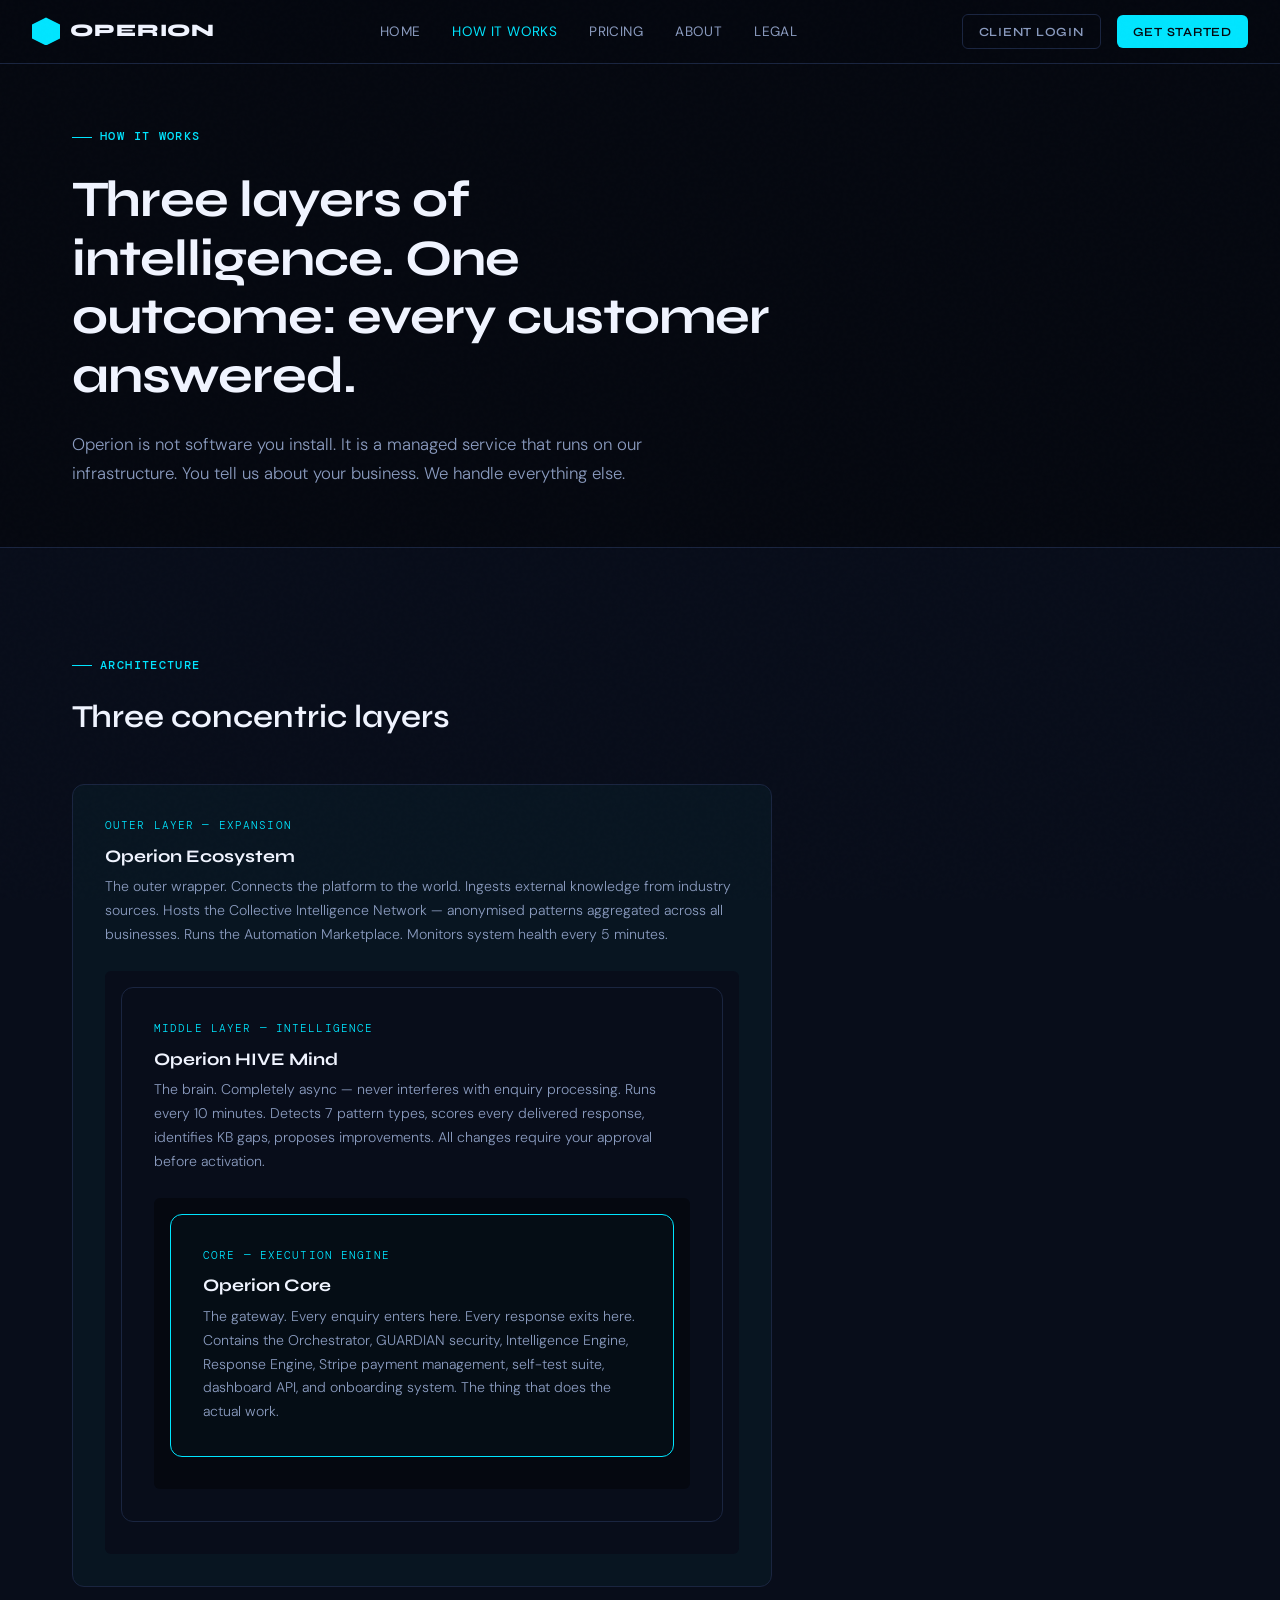
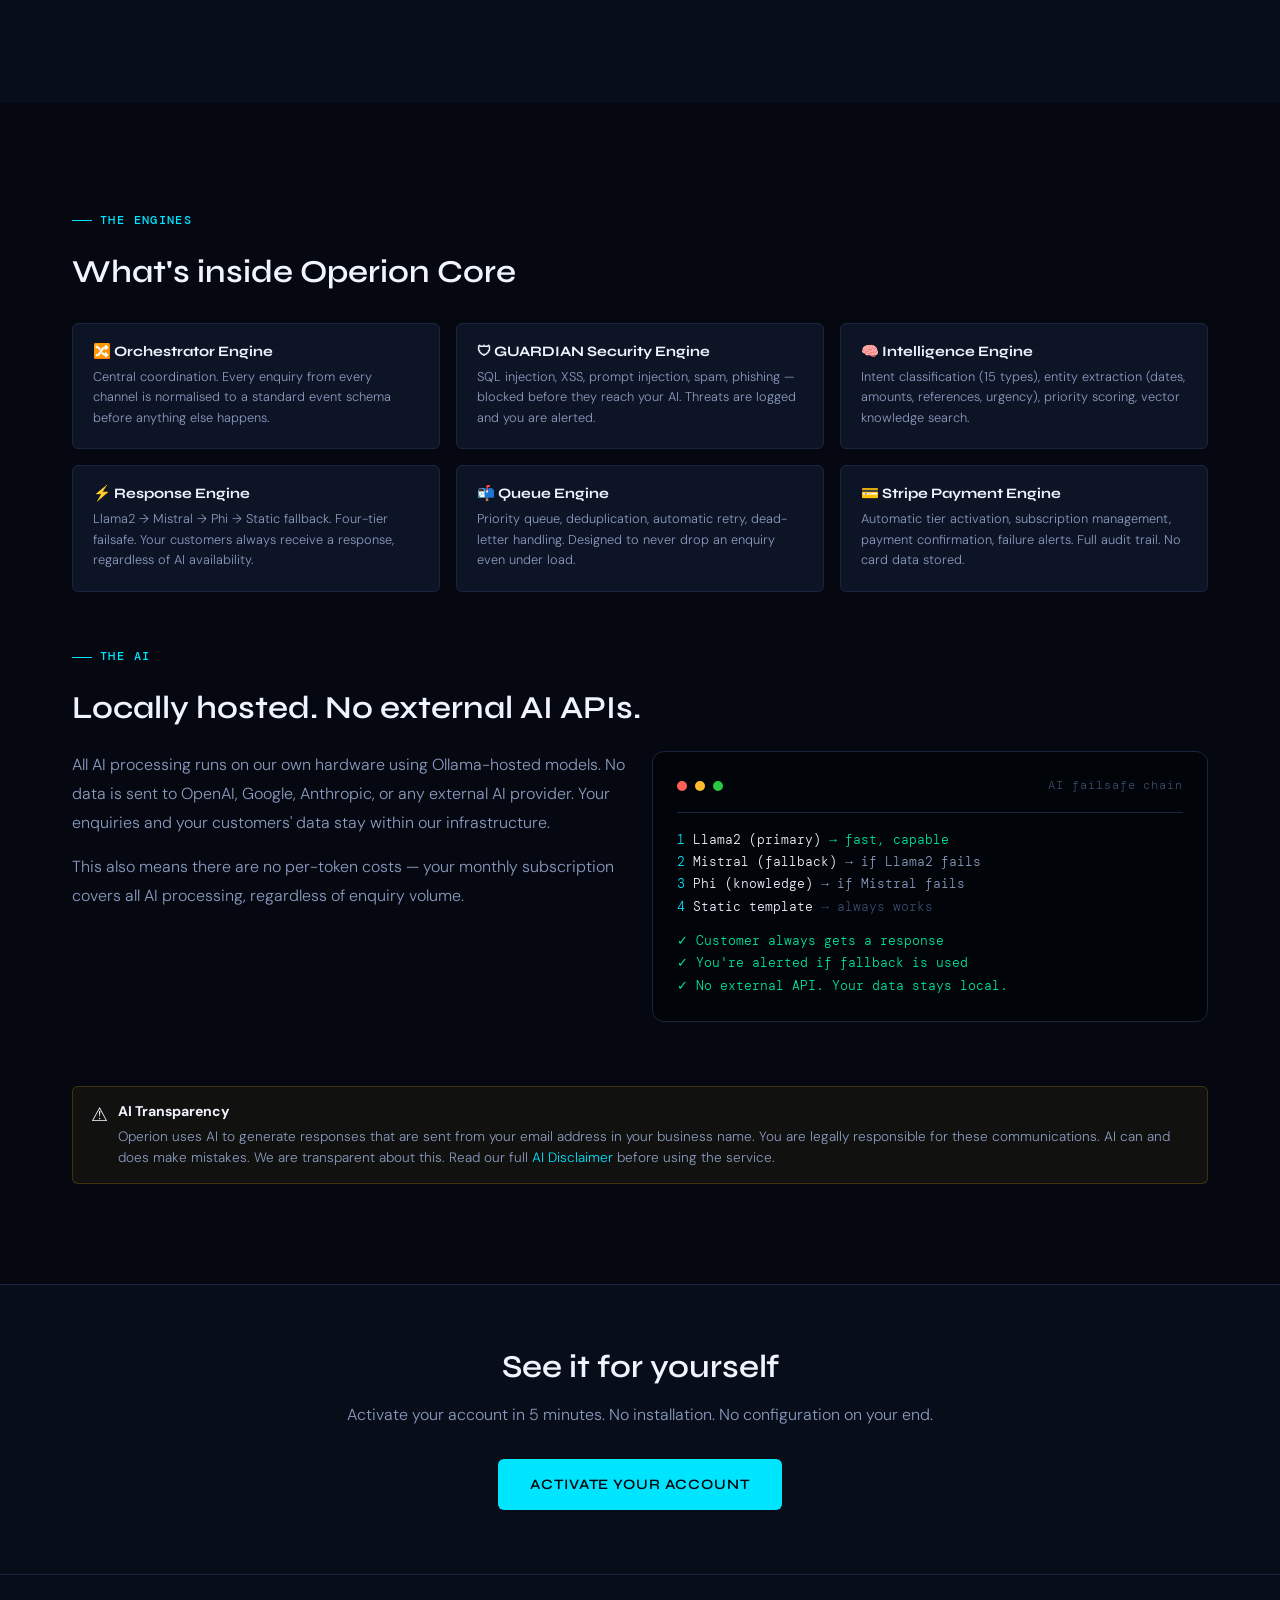
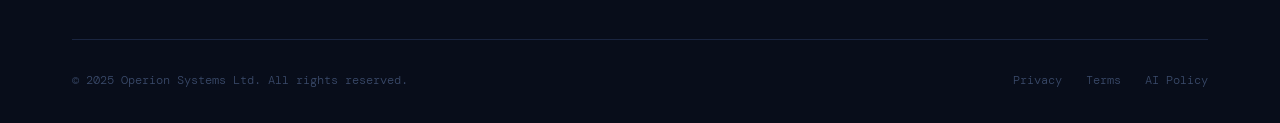
<file: how-it-works.html>
<!DOCTYPE html>
<html lang="en">
<head>
  <meta charset="UTF-8">
  <meta name="viewport" content="width=device-width, initial-scale=1.0">
  <title>How It Works — Operion Systems Ltd</title>
  <meta name="description" content="How Operion handles your customer enquiries automatically. The technology, the architecture, and the people behind it.">
  <link rel="stylesheet" href="style.css">
  <style>
    .arch-layer {
      border: 1px solid var(--border);
      border-radius: var(--radius-lg);
      padding: 2rem;
      margin-bottom: 1rem;
      position: relative;
      transition: border-color var(--transition);
    }
    .arch-layer:hover { border-color: var(--cyan-dim); }
    .arch-layer-label {
      font-family: var(--font-mono);
      font-size: 0.7rem;
      color: var(--cyan);
      text-transform: uppercase;
      letter-spacing: 0.1em;
      margin-bottom: 0.75rem;
    }
    .arch-layer h3 { font-size: 1.1rem; margin-bottom: 0.5rem; }
    .arch-layer p { font-size: 0.88rem; color: var(--white-dim); line-height: 1.7; }
    .arch-connector {
      text-align: center;
      padding: 8px 0;
      font-family: var(--font-mono);
      font-size: 0.75rem;
      color: var(--white-faint);
    }
    .engine-grid { display: grid; grid-template-columns: repeat(3,1fr); gap: 1rem; }
    .engine-card {
      background: var(--surface);
      border: 1px solid var(--border);
      border-radius: var(--radius);
      padding: 1.25rem;
    }
    .engine-card h4 { font-size: 0.9rem; margin-bottom: 0.4rem; }
    .engine-card p { font-size: 0.8rem; color: var(--white-dim); line-height: 1.6; }
    @media(max-width:768px){
      .engine-grid { grid-template-columns: 1fr; }
    }
  </style>
</head>
<body>

<nav class="nav">
  <a href="index.html" class="nav-logo"><div class="nav-logo-mark"></div>Operion</a>
  <div class="nav-links">
    <a href="index.html">Home</a>
    <a href="how-it-works.html" class="active">How It Works</a>
    <a href="pricing.html">Pricing</a>
    <a href="about.html">About</a>
    <a href="legal.html">Legal</a>
  </div>
  <div class="nav-cta">
    <a href="dashboard.html" class="btn btn-ghost btn-sm">Client Login</a>
    <a href="get-started.html" class="btn btn-primary btn-sm">Get Started</a>
  </div>
  <button class="nav-burger">☰</button>
</nav>

<section style="padding:120px 0 60px">
  <div class="container">
    <div class="section-label">How It Works</div>
    <h1 class="display-2" style="max-width:700px;margin-bottom:1.5rem">Three layers of intelligence. One outcome: every customer answered.</h1>
    <p style="color:var(--white-dim);max-width:600px;font-size:1.05rem;line-height:1.7">Operion is not software you install. It is a managed service that runs on our infrastructure. You tell us about your business. We handle everything else.</p>
  </div>
</section>

<section class="section" style="background:var(--deep);border-top:1px solid var(--border)">
  <div class="container">
    <div class="section-label">Architecture</div>
    <h2 class="display-3" style="margin-bottom:3rem">Three concentric layers</h2>

    <div style="max-width:700px">
      <div class="arch-layer" style="background:rgba(0,229,255,0.03)">
        <div class="arch-layer-label">Outer Layer — Expansion</div>
        <h3>Operion Ecosystem</h3>
        <p>The outer wrapper. Connects the platform to the world. Ingests external knowledge from industry sources. Hosts the Collective Intelligence Network — anonymised patterns aggregated across all businesses. Runs the Automation Marketplace. Monitors system health every 5 minutes.</p>

        <div style="margin-top:1.5rem;padding:1rem;background:var(--deep);border-radius:var(--radius)">
          <div class="arch-layer" style="margin-bottom:1rem">
            <div class="arch-layer-label">Middle Layer — Intelligence</div>
            <h3>Operion HIVE Mind</h3>
            <p>The brain. Completely async — never interferes with enquiry processing. Runs every 10 minutes. Detects 7 pattern types, scores every delivered response, identifies KB gaps, proposes improvements. All changes require your approval before activation.</p>

            <div style="margin-top:1.5rem;padding:1rem;background:var(--black);border-radius:var(--radius)">
              <div class="arch-layer" style="border-color:var(--cyan);background:rgba(0,229,255,0.02)">
                <div class="arch-layer-label">Core — Execution Engine</div>
                <h3>Operion Core</h3>
                <p>The gateway. Every enquiry enters here. Every response exits here. Contains the Orchestrator, GUARDIAN security, Intelligence Engine, Response Engine, Stripe payment management, self-test suite, dashboard API, and onboarding system. The thing that does the actual work.</p>
              </div>
            </div>
          </div>
        </div>
      </div>
    </div>
  </div>
</section>

<section class="section">
  <div class="container">
    <div class="section-label">The Engines</div>
    <h2 class="display-3" style="margin-bottom:2rem">What's inside Operion Core</h2>
    <div class="engine-grid">
      <div class="engine-card">
        <h4>🔀 Orchestrator Engine</h4>
        <p>Central coordination. Every enquiry from every channel is normalised to a standard event schema before anything else happens.</p>
      </div>
      <div class="engine-card">
        <h4>🛡 GUARDIAN Security Engine</h4>
        <p>SQL injection, XSS, prompt injection, spam, phishing — blocked before they reach your AI. Threats are logged and you are alerted.</p>
      </div>
      <div class="engine-card">
        <h4>🧠 Intelligence Engine</h4>
        <p>Intent classification (15 types), entity extraction (dates, amounts, references, urgency), priority scoring, vector knowledge search.</p>
      </div>
      <div class="engine-card">
        <h4>⚡ Response Engine</h4>
        <p>Llama2 → Mistral → Phi → Static fallback. Four-tier failsafe. Your customers always receive a response, regardless of AI availability.</p>
      </div>
      <div class="engine-card">
        <h4>📬 Queue Engine</h4>
        <p>Priority queue, deduplication, automatic retry, dead-letter handling. Designed to never drop an enquiry even under load.</p>
      </div>
      <div class="engine-card">
        <h4>💳 Stripe Payment Engine</h4>
        <p>Automatic tier activation, subscription management, payment confirmation, failure alerts. Full audit trail. No card data stored.</p>
      </div>
    </div>

    <div style="margin-top:3rem">
      <div class="section-label">The AI</div>
      <h2 class="display-3" style="margin-bottom:1.5rem">Locally hosted. No external AI APIs.</h2>
      <div class="grid-2">
        <div>
          <p style="color:var(--white-dim);line-height:1.8;margin-bottom:1rem">All AI processing runs on our own hardware using Ollama-hosted models. No data is sent to OpenAI, Google, Anthropic, or any external AI provider. Your enquiries and your customers' data stay within our infrastructure.</p>
          <p style="color:var(--white-dim);line-height:1.8">This also means there are no per-token costs — your monthly subscription covers all AI processing, regardless of enquiry volume.</p>
        </div>
        <div class="terminal">
          <div class="terminal-bar">
            <div class="terminal-dot terminal-dot-red"></div>
            <div class="terminal-dot terminal-dot-amber"></div>
            <div class="terminal-dot terminal-dot-green"></div>
            <div class="terminal-title">AI failsafe chain</div>
          </div>
          <div><span class="t-prompt">1 </span><span class="t-cmd">Llama2 (primary)</span> <span class="t-success">→ fast, capable</span></div>
          <div><span class="t-prompt">2 </span><span class="t-cmd">Mistral (fallback)</span> <span class="t-output">→ if Llama2 fails</span></div>
          <div><span class="t-prompt">3 </span><span class="t-cmd">Phi (knowledge)</span> <span class="t-output">→ if Mistral fails</span></div>
          <div><span class="t-prompt">4 </span><span class="t-cmd">Static template</span> <span class="t-comment">→ always works</span></div>
          <div style="margin-top:12px"><span class="t-success">✓ Customer always gets a response</span></div>
          <div><span class="t-success">✓ You're alerted if fallback is used</span></div>
          <div><span class="t-success">✓ No external API. Your data stays local.</span></div>
        </div>
      </div>
    </div>

    <div style="margin-top:4rem">
      <div class="alert" style="background:rgba(255,184,0,0.05);border:1px solid rgba(255,184,0,0.2)">
        <span style="font-size:1.2rem">⚠</span>
        <div>
          <strong style="display:block;margin-bottom:4px">AI Transparency</strong>
          <span style="font-size:0.85rem;color:var(--white-dim)">Operion uses AI to generate responses that are sent from your email address in your business name. You are legally responsible for these communications. AI can and does make mistakes. We are transparent about this. Read our full <a href="legal.html#ai-disclaimer">AI Disclaimer</a> before using the service.</span>
        </div>
      </div>
    </div>
  </div>
</section>

<section class="section-sm" style="background:var(--deep);border-top:1px solid var(--border);text-align:center">
  <div class="container">
    <h2 class="display-3" style="margin-bottom:1rem">See it for yourself</h2>
    <p style="color:var(--white-dim);margin-bottom:2rem">Activate your account in 5 minutes. No installation. No configuration on your end.</p>
    <a href="get-started.html" class="btn btn-primary btn-lg">Activate Your Account</a>
  </div>
</section>

<footer class="footer">
  <div class="container">
    <div class="footer-bottom">
      <p>© 2025 Operion Systems Ltd. All rights reserved.</p>
      <div class="footer-legal-links">
        <a href="legal.html#privacy">Privacy</a>
        <a href="legal.html#terms">Terms</a>
        <a href="legal.html#ai-disclaimer">AI Policy</a>
      </div>
    </div>
  </div>
</footer>
<script src="app.js"></script>
</body>
</html>
</file>
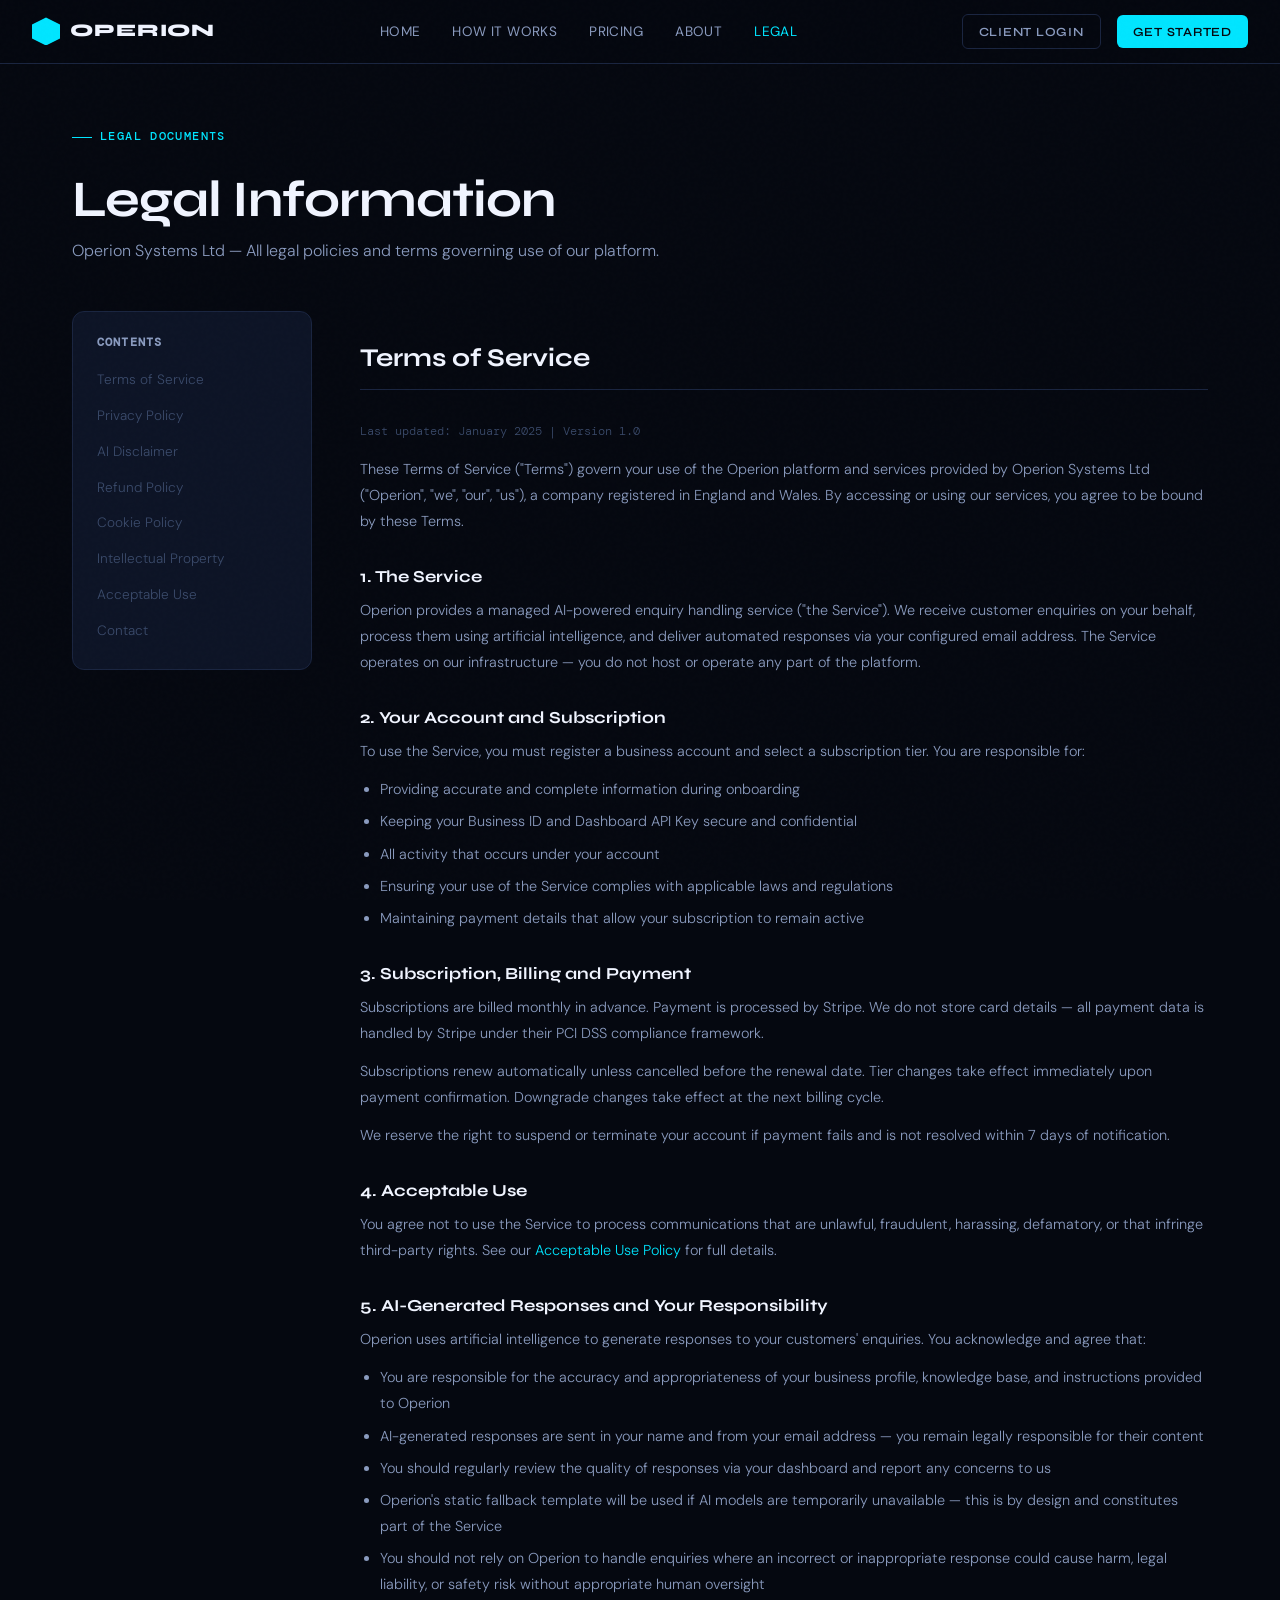
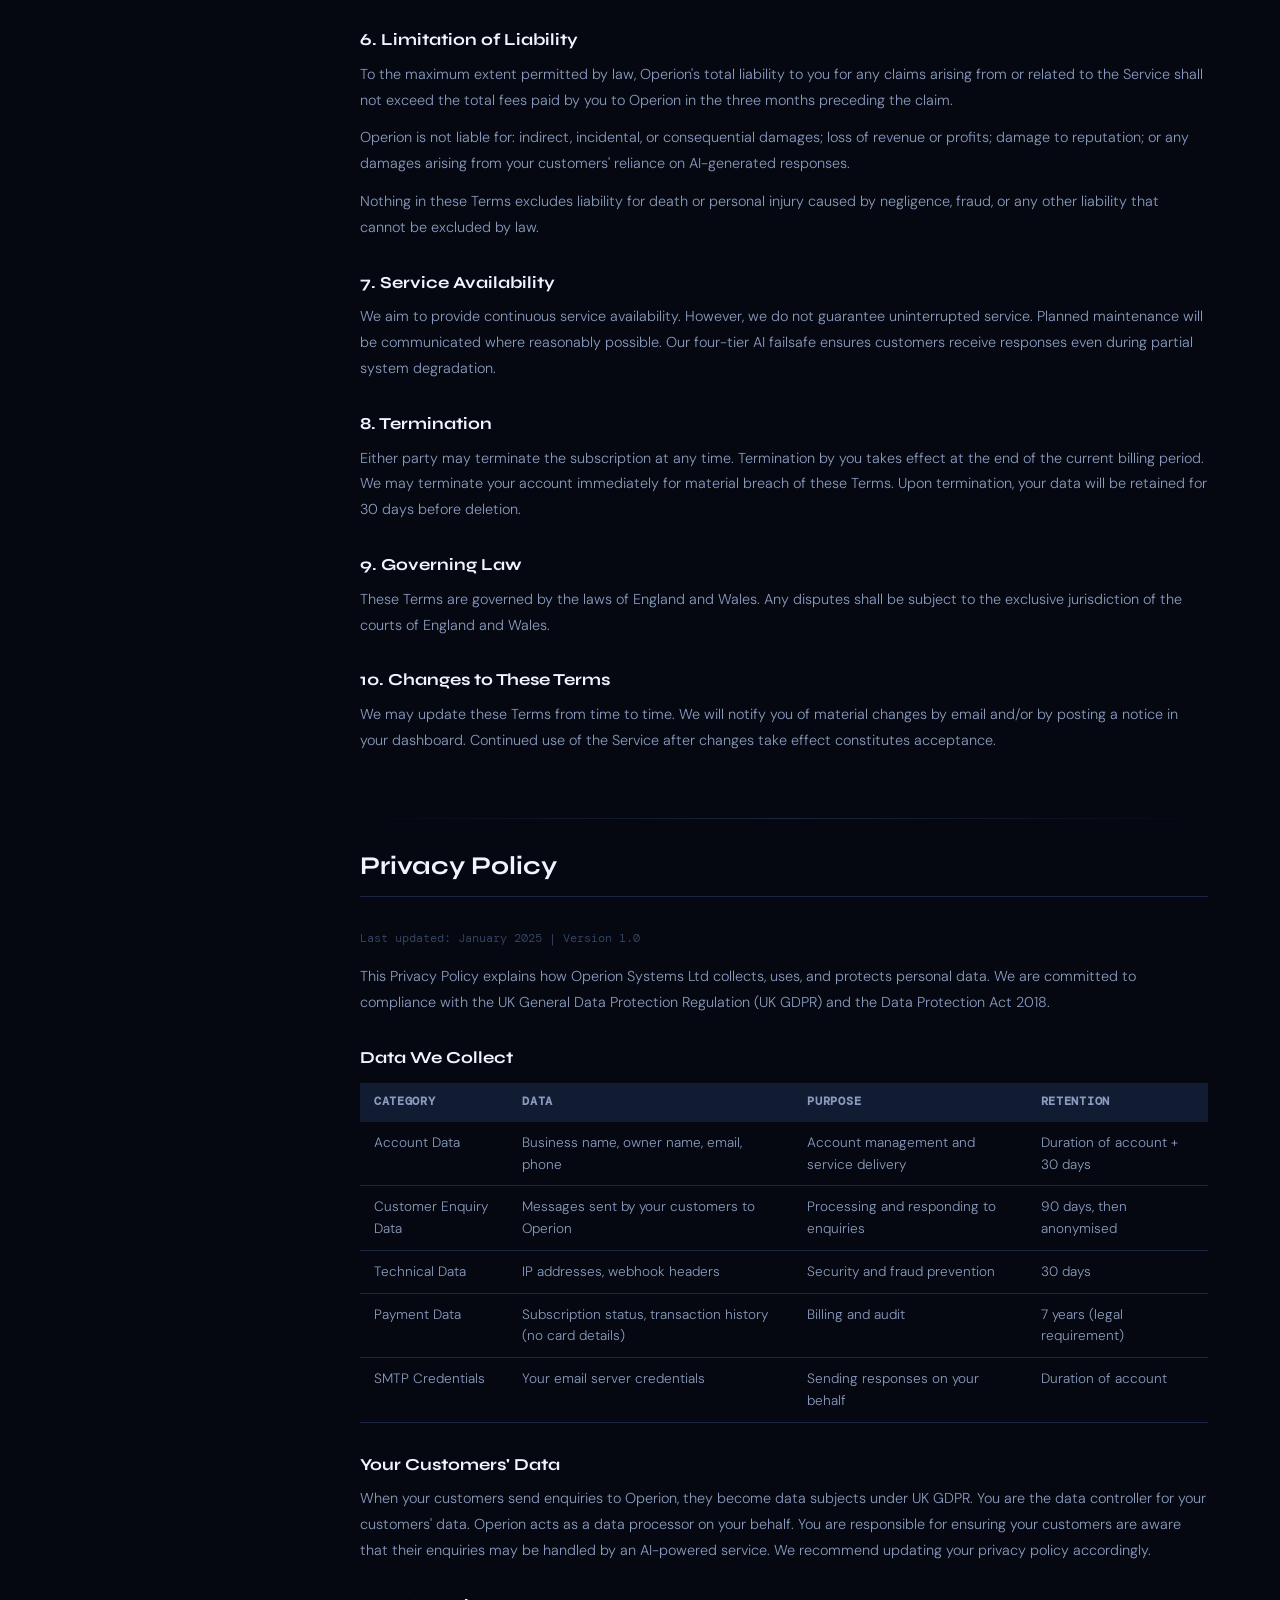
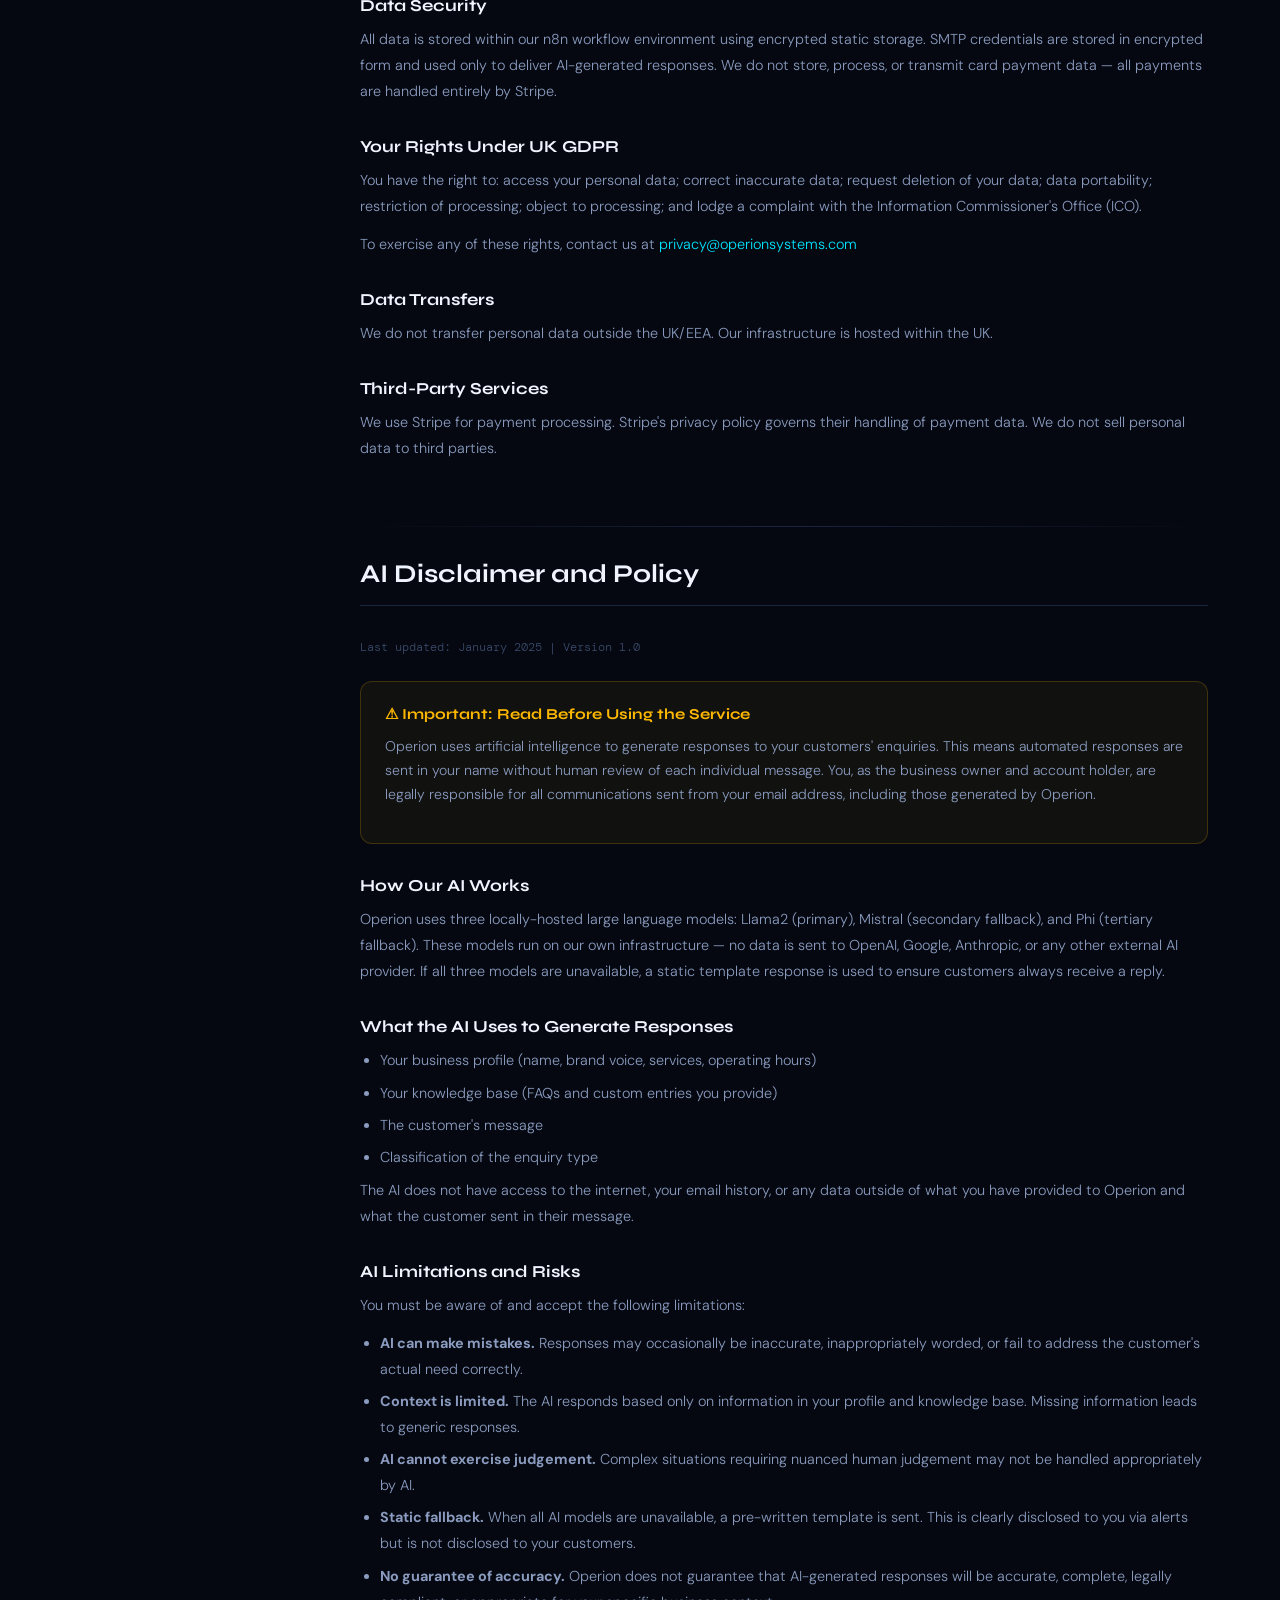
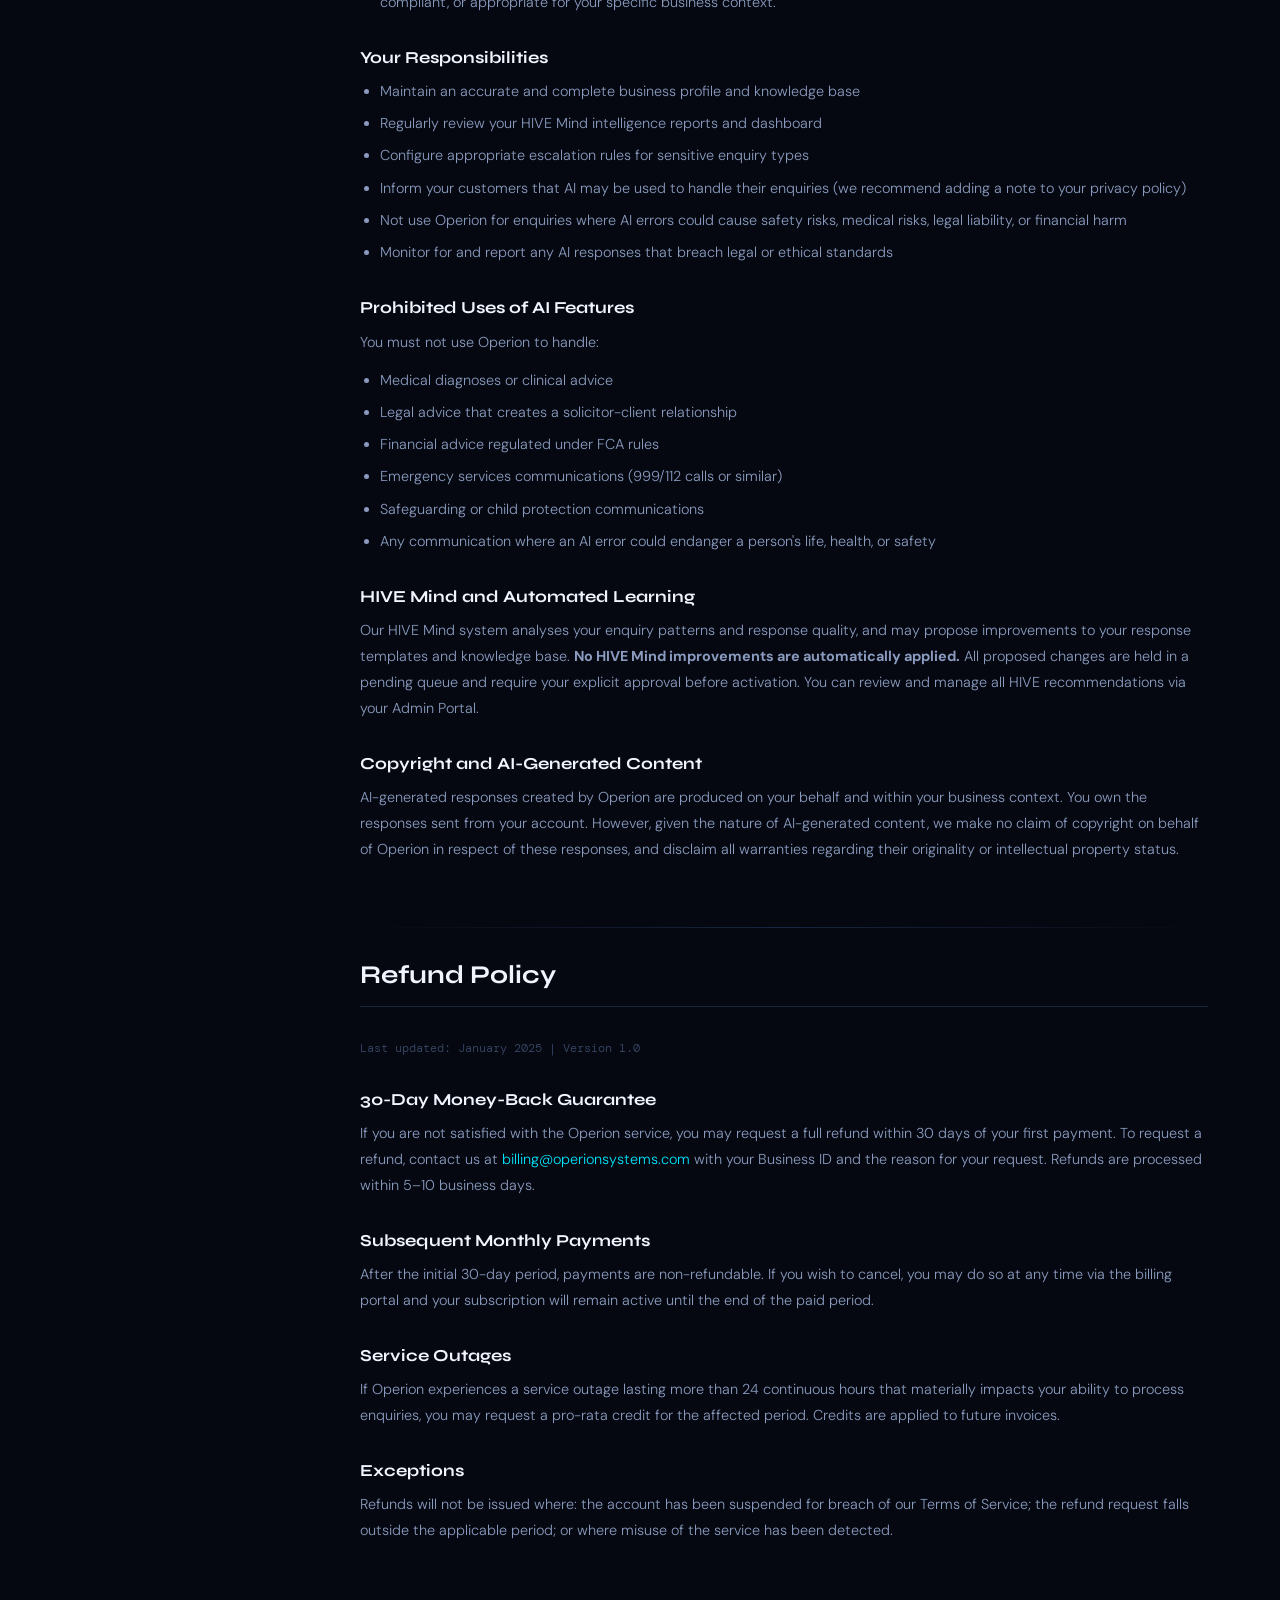
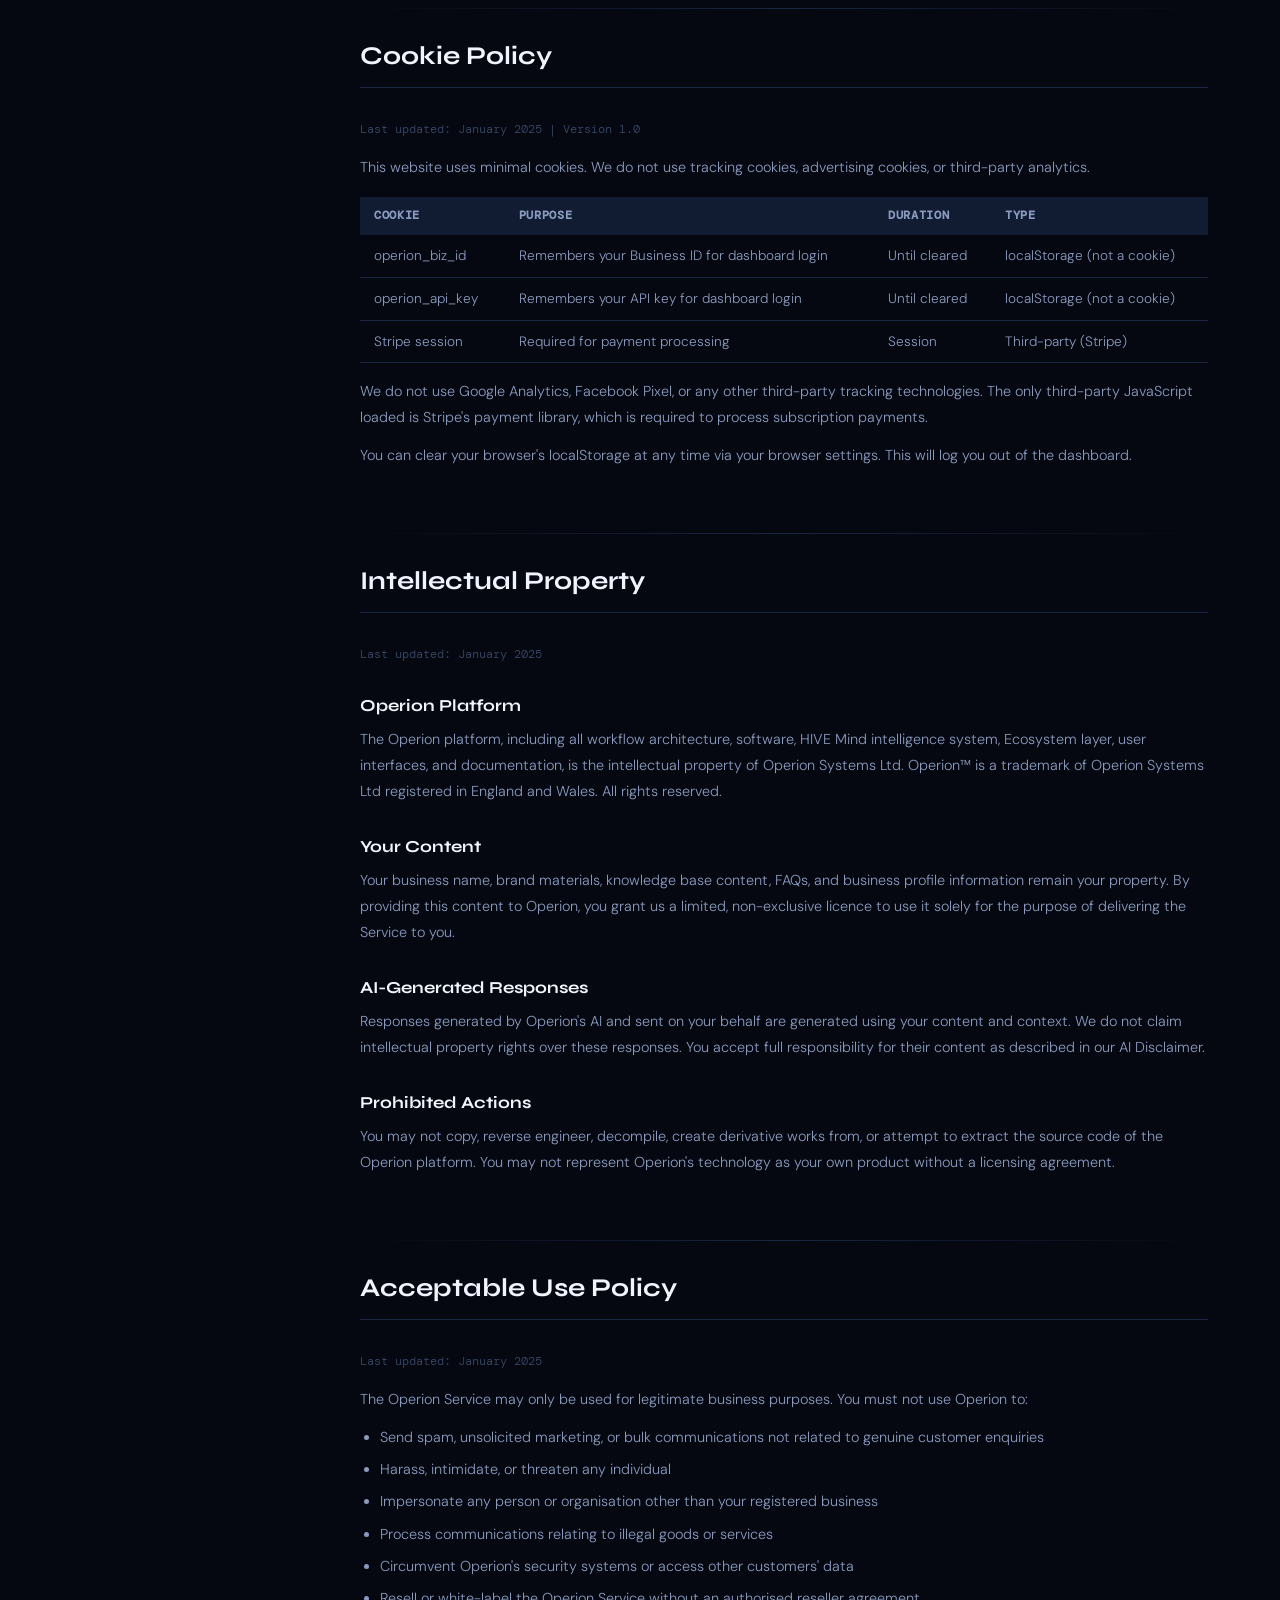
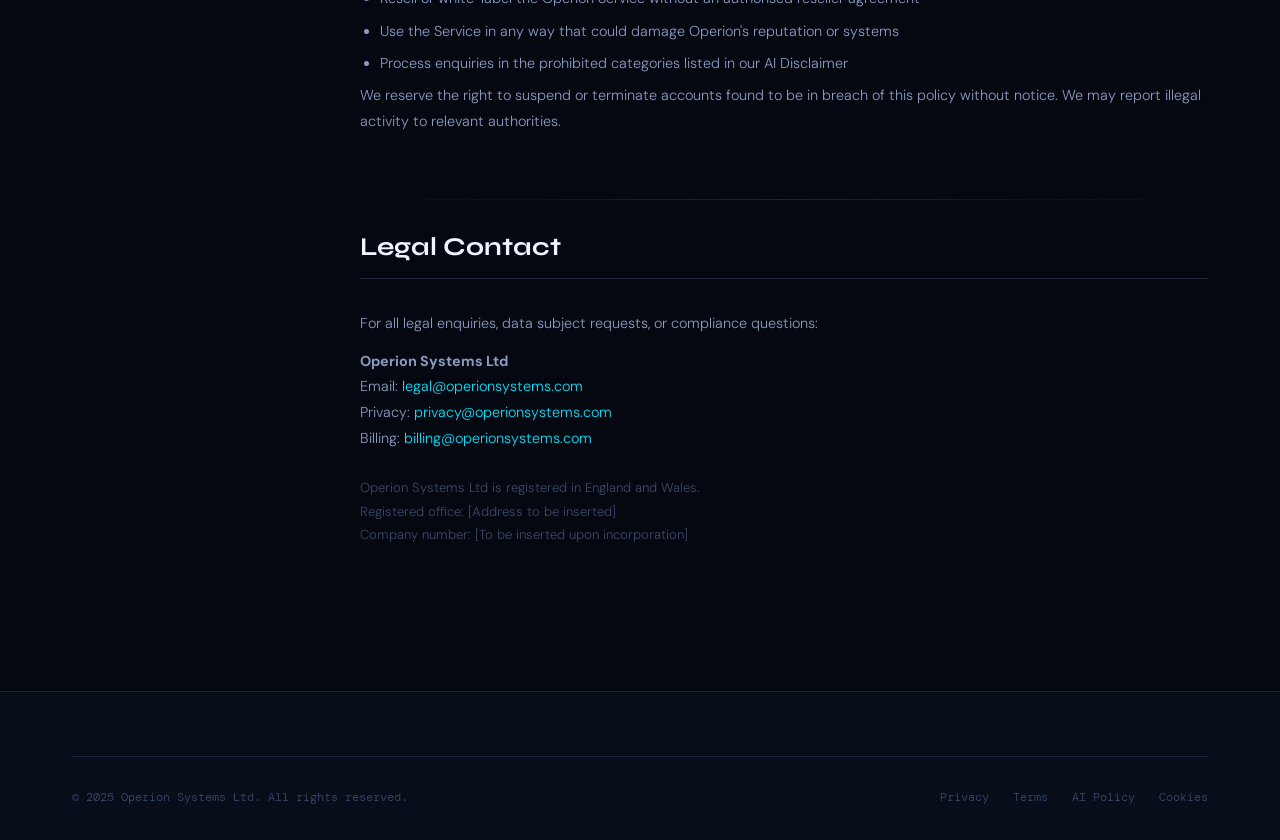
<file: legal.html>
<!DOCTYPE html>
<html lang="en">
<head>
  <meta charset="UTF-8">
  <meta name="viewport" content="width=device-width, initial-scale=1.0">
  <title>Legal — Operion Systems Ltd</title>
  <meta name="description" content="Terms of Service, Privacy Policy, AI Disclaimer, Refund Policy and Cookie Policy for Operion Systems Ltd.">
  <meta name="robots" content="index, follow">
  <link rel="stylesheet" href="style.css">
  <style>
    .legal-nav {
      position: sticky;
      top: 80px;
      background: var(--surface);
      border: 1px solid var(--border);
      border-radius: var(--radius-lg);
      padding: 1.5rem;
    }
    .legal-nav h4 {
      font-family: var(--font-mono);
      font-size: 0.72rem;
      color: var(--white-dim);
      text-transform: uppercase;
      letter-spacing: 0.1em;
      margin-bottom: 1rem;
    }
    .legal-nav ul { display: flex; flex-direction: column; gap: 6px; }
    .legal-nav a {
      font-size: 0.85rem;
      color: var(--white-faint);
      padding: 4px 0;
      display: block;
      transition: color var(--transition);
    }
    .legal-nav a:hover { color: var(--cyan); }
    .legal-section { margin-bottom: 4rem; padding-top: 2rem; }
    .legal-section h2 {
      font-size: 1.6rem;
      margin-bottom: 0.5rem;
      padding-bottom: 1rem;
      border-bottom: 1px solid var(--border);
      margin-bottom: 2rem;
    }
    .legal-section h3 {
      font-size: 1.05rem;
      margin: 2rem 0 0.75rem;
      color: var(--white);
    }
    .legal-section p, .legal-section li {
      font-size: 0.9rem;
      color: var(--white-dim);
      line-height: 1.8;
      margin-bottom: 0.75rem;
    }
    .legal-section ul { padding-left: 1.25rem; list-style: disc; }
    .legal-section ul li { margin-bottom: 0.4rem; }
    .legal-section a { color: var(--cyan); }
    .legal-section table {
      width: 100%;
      border-collapse: collapse;
      font-size: 0.85rem;
      margin: 1rem 0;
    }
    .legal-section th {
      text-align: left;
      padding: 10px 14px;
      background: var(--surface-2);
      color: var(--white-dim);
      font-family: var(--font-mono);
      font-size: 0.72rem;
      text-transform: uppercase;
      letter-spacing: 0.06em;
    }
    .legal-section td {
      padding: 10px 14px;
      border-bottom: 1px solid var(--border);
      color: var(--white-dim);
      vertical-align: top;
    }
    .updated-date {
      font-family: var(--font-mono);
      font-size: 0.75rem;
      color: var(--white-faint);
      margin-bottom: 1rem;
    }
    .ai-warning-box {
      background: rgba(255,184,0,0.05);
      border: 1px solid rgba(255,184,0,0.2);
      border-radius: var(--radius-lg);
      padding: 1.5rem;
      margin: 1.5rem 0;
    }
    .ai-warning-box h4 {
      color: var(--amber);
      font-size: 0.95rem;
      margin-bottom: 0.75rem;
    }
    .ai-warning-box p {
      color: var(--white-dim);
      font-size: 0.88rem;
      line-height: 1.7;
    }
  </style>
</head>
<body>

<nav class="nav">
  <a href="index.html" class="nav-logo">
    <div class="nav-logo-mark"></div>
    Operion
  </a>
  <div class="nav-links">
    <a href="index.html">Home</a>
    <a href="how-it-works.html">How It Works</a>
    <a href="pricing.html">Pricing</a>
    <a href="about.html">About</a>
    <a href="legal.html" class="active">Legal</a>
  </div>
  <div class="nav-cta">
    <a href="dashboard.html" class="btn btn-ghost btn-sm">Client Login</a>
    <a href="get-started.html" class="btn btn-primary btn-sm">Get Started</a>
  </div>
  <button class="nav-burger">☰</button>
</nav>

<section style="padding:120px 0 80px">
  <div class="container">
    <div class="section-label">Legal Documents</div>
    <h1 class="display-2" style="margin-bottom:0.5rem">Legal Information</h1>
    <p class="text-dim" style="margin-bottom:3rem">Operion Systems Ltd — All legal policies and terms governing use of our platform.</p>

    <div style="display:grid;grid-template-columns:240px 1fr;gap:3rem;align-items:start">

      <!-- Sticky Nav -->
      <div class="legal-nav">
        <h4>Contents</h4>
        <ul>
          <li><a href="#terms">Terms of Service</a></li>
          <li><a href="#privacy">Privacy Policy</a></li>
          <li><a href="#ai-disclaimer">AI Disclaimer</a></li>
          <li><a href="#refunds">Refund Policy</a></li>
          <li><a href="#cookies">Cookie Policy</a></li>
          <li><a href="#ip">Intellectual Property</a></li>
          <li><a href="#acceptable-use">Acceptable Use</a></li>
          <li><a href="#contact-legal">Contact</a></li>
        </ul>
      </div>

      <!-- Legal Content -->
      <div>

        <!-- ── TERMS OF SERVICE ──────────────────────────────── -->
        <div class="legal-section" id="terms">
          <h2>Terms of Service</h2>
          <div class="updated-date">Last updated: January 2025 | Version 1.0</div>

          <p>These Terms of Service ("Terms") govern your use of the Operion platform and services provided by Operion Systems Ltd ("Operion", "we", "our", "us"), a company registered in England and Wales. By accessing or using our services, you agree to be bound by these Terms.</p>

          <h3>1. The Service</h3>
          <p>Operion provides a managed AI-powered enquiry handling service ("the Service"). We receive customer enquiries on your behalf, process them using artificial intelligence, and deliver automated responses via your configured email address. The Service operates on our infrastructure — you do not host or operate any part of the platform.</p>

          <h3>2. Your Account and Subscription</h3>
          <p>To use the Service, you must register a business account and select a subscription tier. You are responsible for:</p>
          <ul>
            <li>Providing accurate and complete information during onboarding</li>
            <li>Keeping your Business ID and Dashboard API Key secure and confidential</li>
            <li>All activity that occurs under your account</li>
            <li>Ensuring your use of the Service complies with applicable laws and regulations</li>
            <li>Maintaining payment details that allow your subscription to remain active</li>
          </ul>

          <h3>3. Subscription, Billing and Payment</h3>
          <p>Subscriptions are billed monthly in advance. Payment is processed by Stripe. We do not store card details — all payment data is handled by Stripe under their PCI DSS compliance framework.</p>
          <p>Subscriptions renew automatically unless cancelled before the renewal date. Tier changes take effect immediately upon payment confirmation. Downgrade changes take effect at the next billing cycle.</p>
          <p>We reserve the right to suspend or terminate your account if payment fails and is not resolved within 7 days of notification.</p>

          <h3>4. Acceptable Use</h3>
          <p>You agree not to use the Service to process communications that are unlawful, fraudulent, harassing, defamatory, or that infringe third-party rights. See our <a href="#acceptable-use">Acceptable Use Policy</a> for full details.</p>

          <h3>5. AI-Generated Responses and Your Responsibility</h3>
          <p>Operion uses artificial intelligence to generate responses to your customers' enquiries. You acknowledge and agree that:</p>
          <ul>
            <li>You are responsible for the accuracy and appropriateness of your business profile, knowledge base, and instructions provided to Operion</li>
            <li>AI-generated responses are sent in your name and from your email address — you remain legally responsible for their content</li>
            <li>You should regularly review the quality of responses via your dashboard and report any concerns to us</li>
            <li>Operion's static fallback template will be used if AI models are temporarily unavailable — this is by design and constitutes part of the Service</li>
            <li>You should not rely on Operion to handle enquiries where an incorrect or inappropriate response could cause harm, legal liability, or safety risk without appropriate human oversight</li>
          </ul>

          <h3>6. Limitation of Liability</h3>
          <p>To the maximum extent permitted by law, Operion's total liability to you for any claims arising from or related to the Service shall not exceed the total fees paid by you to Operion in the three months preceding the claim.</p>
          <p>Operion is not liable for: indirect, incidental, or consequential damages; loss of revenue or profits; damage to reputation; or any damages arising from your customers' reliance on AI-generated responses.</p>
          <p>Nothing in these Terms excludes liability for death or personal injury caused by negligence, fraud, or any other liability that cannot be excluded by law.</p>

          <h3>7. Service Availability</h3>
          <p>We aim to provide continuous service availability. However, we do not guarantee uninterrupted service. Planned maintenance will be communicated where reasonably possible. Our four-tier AI failsafe ensures customers receive responses even during partial system degradation.</p>

          <h3>8. Termination</h3>
          <p>Either party may terminate the subscription at any time. Termination by you takes effect at the end of the current billing period. We may terminate your account immediately for material breach of these Terms. Upon termination, your data will be retained for 30 days before deletion.</p>

          <h3>9. Governing Law</h3>
          <p>These Terms are governed by the laws of England and Wales. Any disputes shall be subject to the exclusive jurisdiction of the courts of England and Wales.</p>

          <h3>10. Changes to These Terms</h3>
          <p>We may update these Terms from time to time. We will notify you of material changes by email and/or by posting a notice in your dashboard. Continued use of the Service after changes take effect constitutes acceptance.</p>
        </div>

        <div class="divider"></div>

        <!-- ── PRIVACY POLICY ─────────────────────────────────── -->
        <div class="legal-section" id="privacy">
          <h2>Privacy Policy</h2>
          <div class="updated-date">Last updated: January 2025 | Version 1.0</div>

          <p>This Privacy Policy explains how Operion Systems Ltd collects, uses, and protects personal data. We are committed to compliance with the UK General Data Protection Regulation (UK GDPR) and the Data Protection Act 2018.</p>

          <h3>Data We Collect</h3>
          <table>
            <tr><th>Category</th><th>Data</th><th>Purpose</th><th>Retention</th></tr>
            <tr><td>Account Data</td><td>Business name, owner name, email, phone</td><td>Account management and service delivery</td><td>Duration of account + 30 days</td></tr>
            <tr><td>Customer Enquiry Data</td><td>Messages sent by your customers to Operion</td><td>Processing and responding to enquiries</td><td>90 days, then anonymised</td></tr>
            <tr><td>Technical Data</td><td>IP addresses, webhook headers</td><td>Security and fraud prevention</td><td>30 days</td></tr>
            <tr><td>Payment Data</td><td>Subscription status, transaction history (no card details)</td><td>Billing and audit</td><td>7 years (legal requirement)</td></tr>
            <tr><td>SMTP Credentials</td><td>Your email server credentials</td><td>Sending responses on your behalf</td><td>Duration of account</td></tr>
          </table>

          <h3>Your Customers' Data</h3>
          <p>When your customers send enquiries to Operion, they become data subjects under UK GDPR. You are the data controller for your customers' data. Operion acts as a data processor on your behalf. You are responsible for ensuring your customers are aware that their enquiries may be handled by an AI-powered service. We recommend updating your privacy policy accordingly.</p>

          <h3>Data Security</h3>
          <p>All data is stored within our n8n workflow environment using encrypted static storage. SMTP credentials are stored in encrypted form and used only to deliver AI-generated responses. We do not store, process, or transmit card payment data — all payments are handled entirely by Stripe.</p>

          <h3>Your Rights Under UK GDPR</h3>
          <p>You have the right to: access your personal data; correct inaccurate data; request deletion of your data; data portability; restriction of processing; object to processing; and lodge a complaint with the Information Commissioner's Office (ICO).</p>
          <p>To exercise any of these rights, contact us at <a href="mailto:privacy@operionsystems.com">privacy@operionsystems.com</a></p>

          <h3>Data Transfers</h3>
          <p>We do not transfer personal data outside the UK/EEA. Our infrastructure is hosted within the UK.</p>

          <h3>Third-Party Services</h3>
          <p>We use Stripe for payment processing. Stripe's privacy policy governs their handling of payment data. We do not sell personal data to third parties.</p>
        </div>

        <div class="divider"></div>

        <!-- ── AI DISCLAIMER ──────────────────────────────────── -->
        <div class="legal-section" id="ai-disclaimer">
          <h2>AI Disclaimer and Policy</h2>
          <div class="updated-date">Last updated: January 2025 | Version 1.0</div>

          <div class="ai-warning-box">
            <h4>⚠ Important: Read Before Using the Service</h4>
            <p>Operion uses artificial intelligence to generate responses to your customers' enquiries. This means automated responses are sent in your name without human review of each individual message. You, as the business owner and account holder, are legally responsible for all communications sent from your email address, including those generated by Operion.</p>
          </div>

          <h3>How Our AI Works</h3>
          <p>Operion uses three locally-hosted large language models: Llama2 (primary), Mistral (secondary fallback), and Phi (tertiary fallback). These models run on our own infrastructure — no data is sent to OpenAI, Google, Anthropic, or any other external AI provider. If all three models are unavailable, a static template response is used to ensure customers always receive a reply.</p>

          <h3>What the AI Uses to Generate Responses</h3>
          <ul>
            <li>Your business profile (name, brand voice, services, operating hours)</li>
            <li>Your knowledge base (FAQs and custom entries you provide)</li>
            <li>The customer's message</li>
            <li>Classification of the enquiry type</li>
          </ul>
          <p>The AI does not have access to the internet, your email history, or any data outside of what you have provided to Operion and what the customer sent in their message.</p>

          <h3>AI Limitations and Risks</h3>
          <p>You must be aware of and accept the following limitations:</p>
          <ul>
            <li><strong>AI can make mistakes.</strong> Responses may occasionally be inaccurate, inappropriately worded, or fail to address the customer's actual need correctly.</li>
            <li><strong>Context is limited.</strong> The AI responds based only on information in your profile and knowledge base. Missing information leads to generic responses.</li>
            <li><strong>AI cannot exercise judgement.</strong> Complex situations requiring nuanced human judgement may not be handled appropriately by AI.</li>
            <li><strong>Static fallback.</strong> When all AI models are unavailable, a pre-written template is sent. This is clearly disclosed to you via alerts but is not disclosed to your customers.</li>
            <li><strong>No guarantee of accuracy.</strong> Operion does not guarantee that AI-generated responses will be accurate, complete, legally compliant, or appropriate for your specific business context.</li>
          </ul>

          <h3>Your Responsibilities</h3>
          <ul>
            <li>Maintain an accurate and complete business profile and knowledge base</li>
            <li>Regularly review your HIVE Mind intelligence reports and dashboard</li>
            <li>Configure appropriate escalation rules for sensitive enquiry types</li>
            <li>Inform your customers that AI may be used to handle their enquiries (we recommend adding a note to your privacy policy)</li>
            <li>Not use Operion for enquiries where AI errors could cause safety risks, medical risks, legal liability, or financial harm</li>
            <li>Monitor for and report any AI responses that breach legal or ethical standards</li>
          </ul>

          <h3>Prohibited Uses of AI Features</h3>
          <p>You must not use Operion to handle:</p>
          <ul>
            <li>Medical diagnoses or clinical advice</li>
            <li>Legal advice that creates a solicitor-client relationship</li>
            <li>Financial advice regulated under FCA rules</li>
            <li>Emergency services communications (999/112 calls or similar)</li>
            <li>Safeguarding or child protection communications</li>
            <li>Any communication where an AI error could endanger a person's life, health, or safety</li>
          </ul>

          <h3>HIVE Mind and Automated Learning</h3>
          <p>Our HIVE Mind system analyses your enquiry patterns and response quality, and may propose improvements to your response templates and knowledge base. <strong>No HIVE Mind improvements are automatically applied.</strong> All proposed changes are held in a pending queue and require your explicit approval before activation. You can review and manage all HIVE recommendations via your Admin Portal.</p>

          <h3>Copyright and AI-Generated Content</h3>
          <p>AI-generated responses created by Operion are produced on your behalf and within your business context. You own the responses sent from your account. However, given the nature of AI-generated content, we make no claim of copyright on behalf of Operion in respect of these responses, and disclaim all warranties regarding their originality or intellectual property status.</p>
        </div>

        <div class="divider"></div>

        <!-- ── REFUND POLICY ──────────────────────────────────── -->
        <div class="legal-section" id="refunds">
          <h2>Refund Policy</h2>
          <div class="updated-date">Last updated: January 2025 | Version 1.0</div>

          <h3>30-Day Money-Back Guarantee</h3>
          <p>If you are not satisfied with the Operion service, you may request a full refund within 30 days of your first payment. To request a refund, contact us at <a href="mailto:billing@operionsystems.com">billing@operionsystems.com</a> with your Business ID and the reason for your request. Refunds are processed within 5–10 business days.</p>

          <h3>Subsequent Monthly Payments</h3>
          <p>After the initial 30-day period, payments are non-refundable. If you wish to cancel, you may do so at any time via the billing portal and your subscription will remain active until the end of the paid period.</p>

          <h3>Service Outages</h3>
          <p>If Operion experiences a service outage lasting more than 24 continuous hours that materially impacts your ability to process enquiries, you may request a pro-rata credit for the affected period. Credits are applied to future invoices.</p>

          <h3>Exceptions</h3>
          <p>Refunds will not be issued where: the account has been suspended for breach of our Terms of Service; the refund request falls outside the applicable period; or where misuse of the service has been detected.</p>
        </div>

        <div class="divider"></div>

        <!-- ── COOKIE POLICY ─────────────────────────────────── -->
        <div class="legal-section" id="cookies">
          <h2>Cookie Policy</h2>
          <div class="updated-date">Last updated: January 2025 | Version 1.0</div>

          <p>This website uses minimal cookies. We do not use tracking cookies, advertising cookies, or third-party analytics.</p>

          <table>
            <tr><th>Cookie</th><th>Purpose</th><th>Duration</th><th>Type</th></tr>
            <tr><td>operion_biz_id</td><td>Remembers your Business ID for dashboard login</td><td>Until cleared</td><td>localStorage (not a cookie)</td></tr>
            <tr><td>operion_api_key</td><td>Remembers your API key for dashboard login</td><td>Until cleared</td><td>localStorage (not a cookie)</td></tr>
            <tr><td>Stripe session</td><td>Required for payment processing</td><td>Session</td><td>Third-party (Stripe)</td></tr>
          </table>

          <p>We do not use Google Analytics, Facebook Pixel, or any other third-party tracking technologies. The only third-party JavaScript loaded is Stripe's payment library, which is required to process subscription payments.</p>

          <p>You can clear your browser's localStorage at any time via your browser settings. This will log you out of the dashboard.</p>
        </div>

        <div class="divider"></div>

        <!-- ── INTELLECTUAL PROPERTY ─────────────────────────── -->
        <div class="legal-section" id="ip">
          <h2>Intellectual Property</h2>
          <div class="updated-date">Last updated: January 2025</div>

          <h3>Operion Platform</h3>
          <p>The Operion platform, including all workflow architecture, software, HIVE Mind intelligence system, Ecosystem layer, user interfaces, and documentation, is the intellectual property of Operion Systems Ltd. Operion™ is a trademark of Operion Systems Ltd registered in England and Wales. All rights reserved.</p>

          <h3>Your Content</h3>
          <p>Your business name, brand materials, knowledge base content, FAQs, and business profile information remain your property. By providing this content to Operion, you grant us a limited, non-exclusive licence to use it solely for the purpose of delivering the Service to you.</p>

          <h3>AI-Generated Responses</h3>
          <p>Responses generated by Operion's AI and sent on your behalf are generated using your content and context. We do not claim intellectual property rights over these responses. You accept full responsibility for their content as described in our AI Disclaimer.</p>

          <h3>Prohibited Actions</h3>
          <p>You may not copy, reverse engineer, decompile, create derivative works from, or attempt to extract the source code of the Operion platform. You may not represent Operion's technology as your own product without a licensing agreement.</p>
        </div>

        <div class="divider"></div>

        <!-- ── ACCEPTABLE USE ─────────────────────────────────── -->
        <div class="legal-section" id="acceptable-use">
          <h2>Acceptable Use Policy</h2>
          <div class="updated-date">Last updated: January 2025</div>

          <p>The Operion Service may only be used for legitimate business purposes. You must not use Operion to:</p>
          <ul>
            <li>Send spam, unsolicited marketing, or bulk communications not related to genuine customer enquiries</li>
            <li>Harass, intimidate, or threaten any individual</li>
            <li>Impersonate any person or organisation other than your registered business</li>
            <li>Process communications relating to illegal goods or services</li>
            <li>Circumvent Operion's security systems or access other customers' data</li>
            <li>Resell or white-label the Operion Service without an authorised reseller agreement</li>
            <li>Use the Service in any way that could damage Operion's reputation or systems</li>
            <li>Process enquiries in the prohibited categories listed in our AI Disclaimer</li>
          </ul>

          <p>We reserve the right to suspend or terminate accounts found to be in breach of this policy without notice. We may report illegal activity to relevant authorities.</p>
        </div>

        <div class="divider"></div>

        <!-- ── CONTACT ────────────────────────────────────────── -->
        <div class="legal-section" id="contact-legal">
          <h2>Legal Contact</h2>
          <p>For all legal enquiries, data subject requests, or compliance questions:</p>
          <p>
            <strong>Operion Systems Ltd</strong><br>
            Email: <a href="mailto:legal@operionsystems.com">legal@operionsystems.com</a><br>
            Privacy: <a href="mailto:privacy@operionsystems.com">privacy@operionsystems.com</a><br>
            Billing: <a href="mailto:billing@operionsystems.com">billing@operionsystems.com</a>
          </p>
          <p style="margin-top:1.5rem;font-size:0.82rem;color:var(--white-faint)">
            Operion Systems Ltd is registered in England and Wales.<br>
            Registered office: [Address to be inserted]<br>
            Company number: [To be inserted upon incorporation]
          </p>
        </div>

      </div>
    </div>
  </div>
</section>

<footer class="footer">
  <div class="container">
    <div class="footer-bottom">
      <p>© 2025 Operion Systems Ltd. All rights reserved.</p>
      <div class="footer-legal-links">
        <a href="#privacy">Privacy</a>
        <a href="#terms">Terms</a>
        <a href="#ai-disclaimer">AI Policy</a>
        <a href="#cookies">Cookies</a>
      </div>
    </div>
  </div>
</footer>

<script src="app.js"></script>
</body>
</html>
</file>
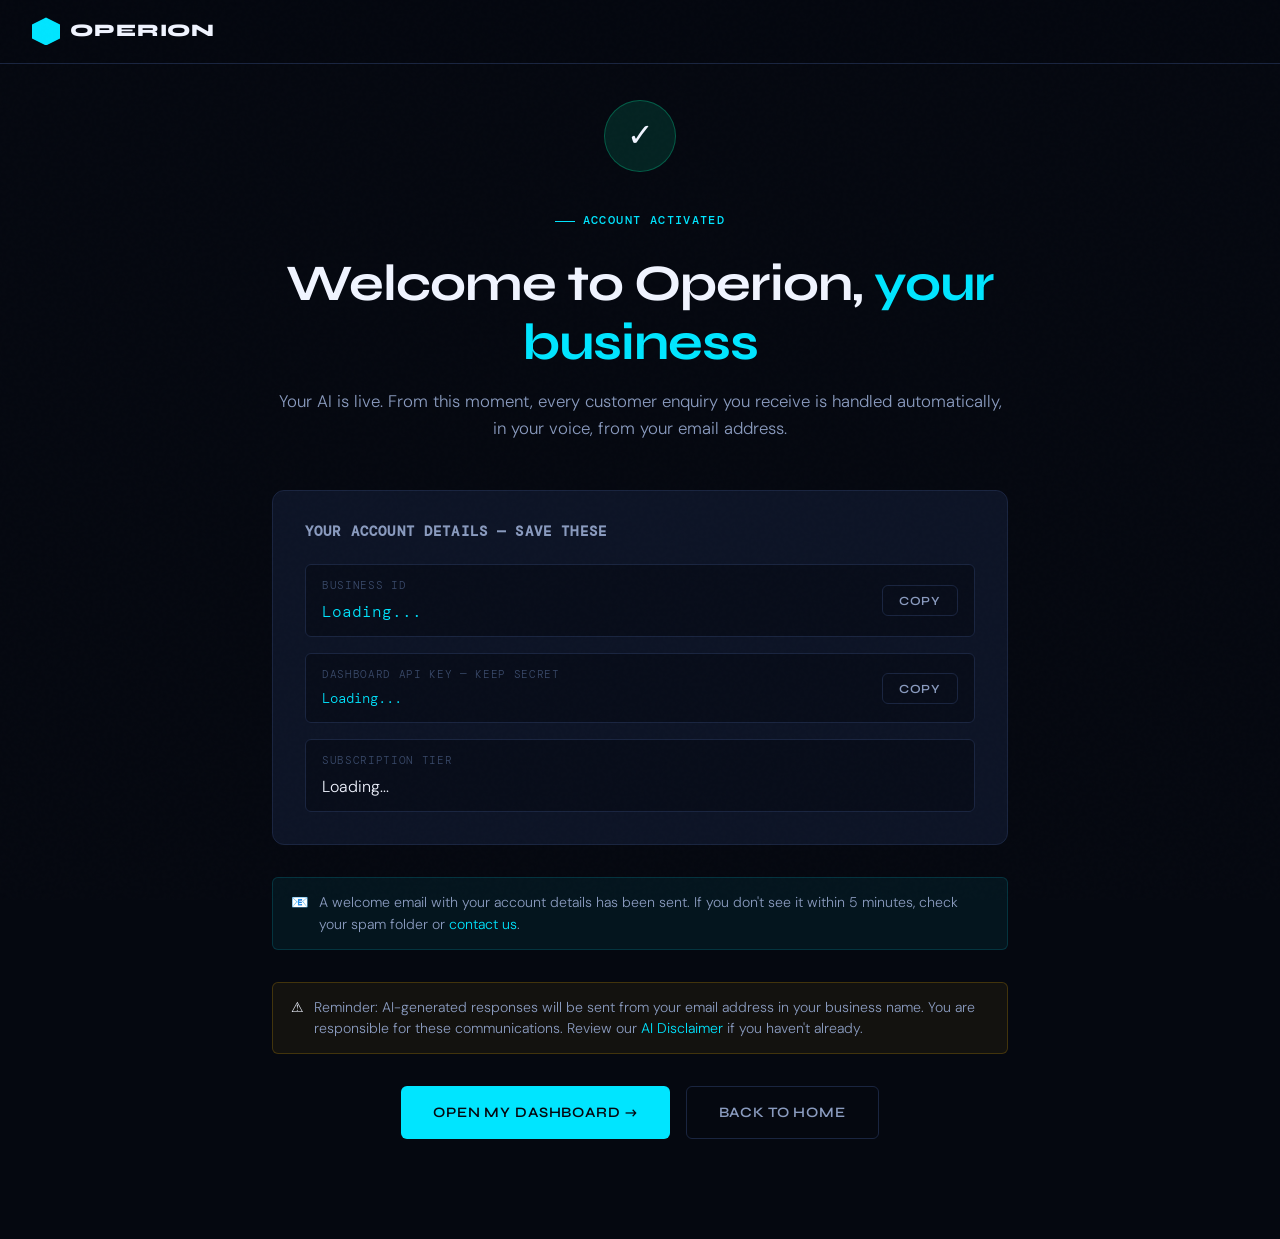
<file: onboard-success.html>
<!DOCTYPE html>
<html lang="en">
<head>
  <meta charset="UTF-8">
  <meta name="viewport" content="width=device-width, initial-scale=1.0">
  <title>Account Activated — Operion Systems Ltd</title>
  <meta name="robots" content="noindex">
  <link rel="stylesheet" href="style.css">
</head>
<body>
<nav class="nav">
  <a href="index.html" class="nav-logo"><div class="nav-logo-mark"></div>Operion</a>
  <button class="nav-burger">☰</button>
</nav>
<section style="min-height:100vh;display:flex;align-items:center;padding:100px 0">
  <div class="container-narrow" style="text-align:center">
    <div style="width:72px;height:72px;background:rgba(0,229,160,0.12);border:1px solid rgba(0,229,160,0.3);border-radius:50%;display:flex;align-items:center;justify-content:center;font-size:2rem;margin:0 auto 2rem">✓</div>
    <div class="section-label" style="justify-content:center">Account Activated</div>
    <h1 class="display-2" style="margin-bottom:1rem">Welcome to Operion, <span id="success-business-name" class="text-cyan">your business</span></h1>
    <p style="color:var(--white-dim);font-size:1.05rem;margin-bottom:3rem">Your AI is live. From this moment, every customer enquiry you receive is handled automatically, in your voice, from your email address.</p>

    <div style="background:var(--surface);border:1px solid var(--border);border-radius:var(--radius-lg);padding:2rem;text-align:left;margin-bottom:2rem">
      <h3 style="font-size:0.9rem;margin-bottom:1.5rem;color:var(--white-dim);font-family:var(--font-mono);text-transform:uppercase;letter-spacing:0.08em">Your Account Details — Save These</h3>
      <div style="display:flex;flex-direction:column;gap:1rem">
        <div style="display:flex;justify-content:space-between;align-items:center;padding:12px 16px;background:var(--deep);border-radius:var(--radius);border:1px solid var(--border)">
          <div>
            <div style="font-family:var(--font-mono);font-size:0.7rem;color:var(--white-faint);text-transform:uppercase;letter-spacing:0.06em;margin-bottom:4px">Business ID</div>
            <div id="success-bid" style="font-family:var(--font-mono);color:var(--cyan)">Loading...</div>
          </div>
          <button data-copy="#success-bid" class="btn btn-ghost btn-sm">Copy</button>
        </div>
        <div style="display:flex;justify-content:space-between;align-items:center;padding:12px 16px;background:var(--deep);border-radius:var(--radius);border:1px solid var(--border)">
          <div>
            <div style="font-family:var(--font-mono);font-size:0.7rem;color:var(--white-faint);text-transform:uppercase;letter-spacing:0.06em;margin-bottom:4px">Dashboard API Key — Keep Secret</div>
            <div id="success-key" style="font-family:var(--font-mono);color:var(--cyan);font-size:0.85rem;word-break:break-all">Loading...</div>
          </div>
          <button data-copy="#success-key" class="btn btn-ghost btn-sm" style="flex-shrink:0;margin-left:1rem">Copy</button>
        </div>
        <div style="padding:12px 16px;background:var(--deep);border-radius:var(--radius);border:1px solid var(--border)">
          <div style="font-family:var(--font-mono);font-size:0.7rem;color:var(--white-faint);text-transform:uppercase;letter-spacing:0.06em;margin-bottom:4px">Subscription Tier</div>
          <div id="success-tier" style="color:var(--white)">Loading...</div>
        </div>
      </div>
    </div>

    <div class="alert alert-info" style="text-align:left;margin-bottom:2rem">
      <span>📧</span>
      <span>A welcome email with your account details has been sent. If you don't see it within 5 minutes, check your spam folder or <a href="about.html#contact">contact us</a>.</span>
    </div>

    <div class="alert" style="background:rgba(255,184,0,0.06);border:1px solid rgba(255,184,0,0.2);text-align:left;margin-bottom:2rem">
      <span>⚠</span>
      <span style="color:var(--white-dim)">Reminder: AI-generated responses will be sent from your email address in your business name. You are responsible for these communications. Review our <a href="legal.html#ai-disclaimer">AI Disclaimer</a> if you haven't already.</span>
    </div>

    <div style="display:flex;gap:1rem;justify-content:center;flex-wrap:wrap">
      <a id="success-dash-link" href="dashboard.html" class="btn btn-primary btn-lg">Open My Dashboard →</a>
      <a href="index.html" class="btn btn-ghost btn-lg">Back to Home</a>
    </div>
  </div>
</section>
<script src="app.js"></script>
</body>
</html>
</file>
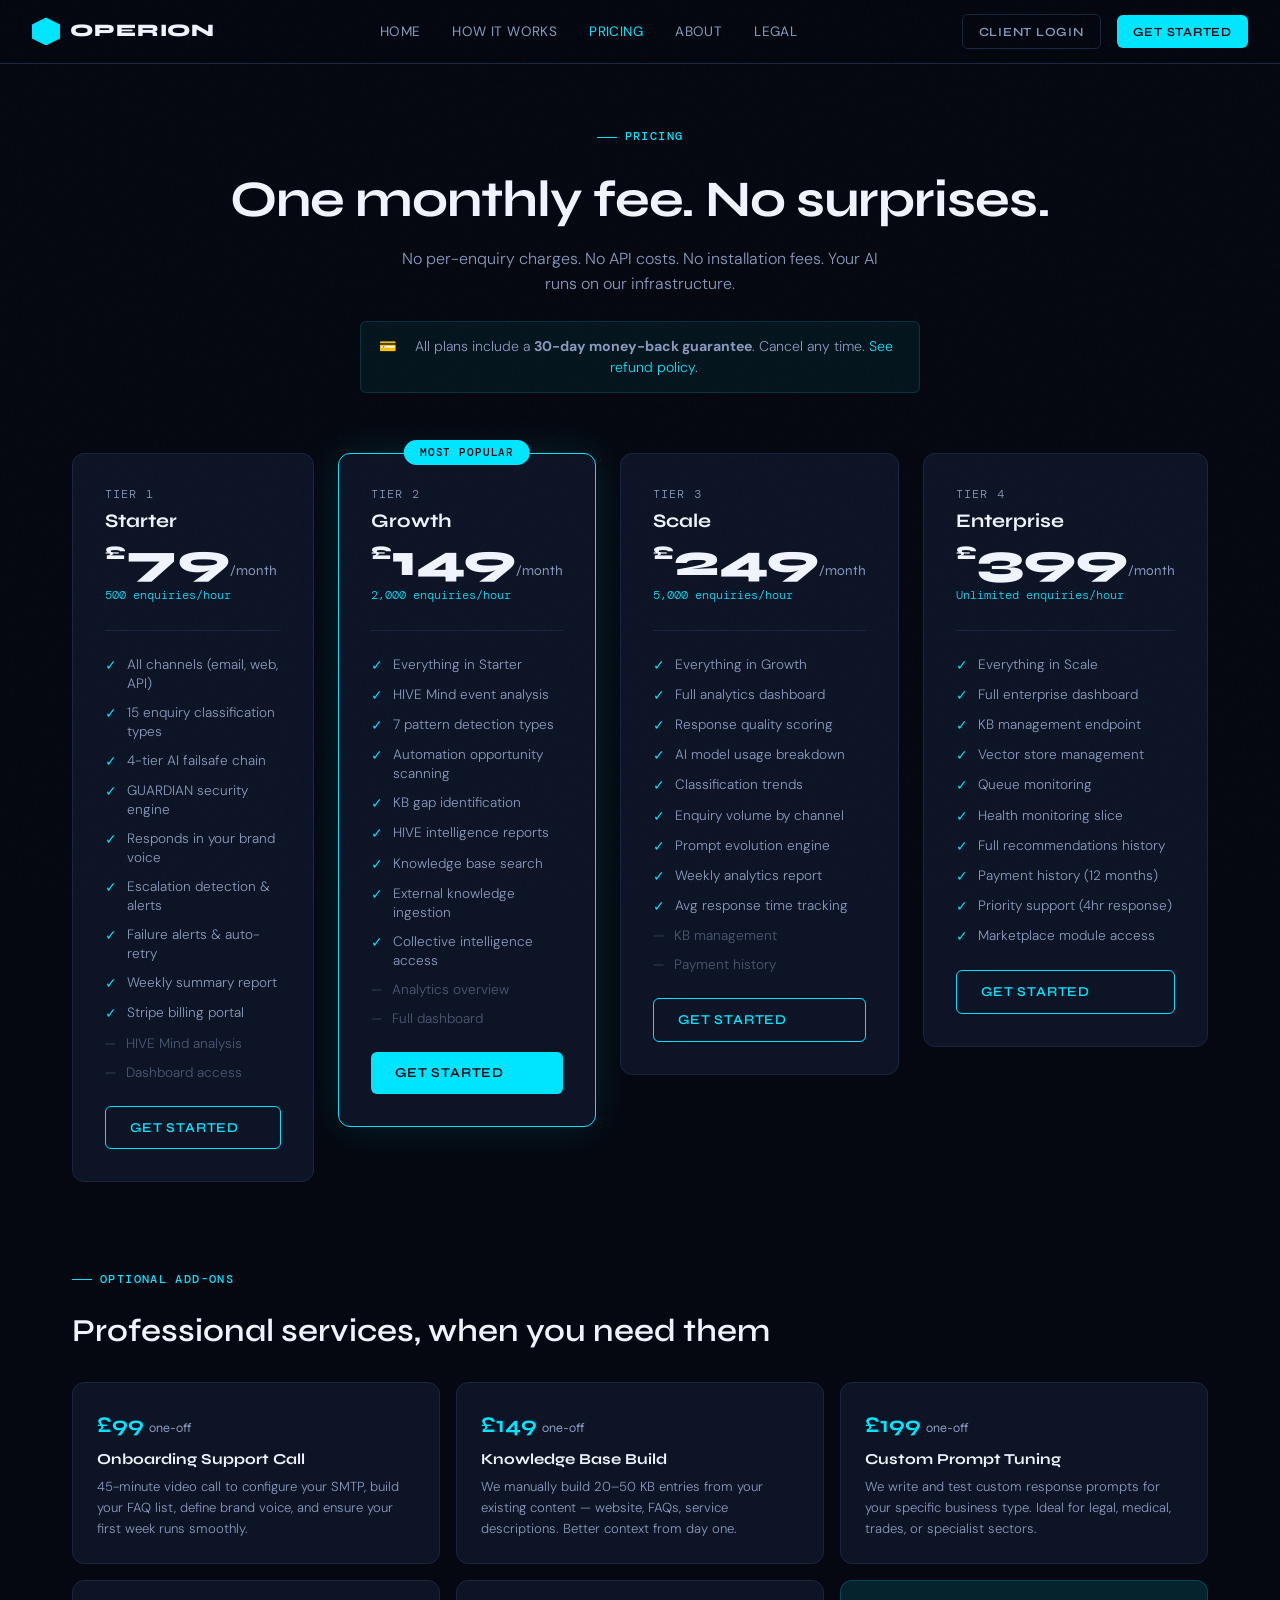
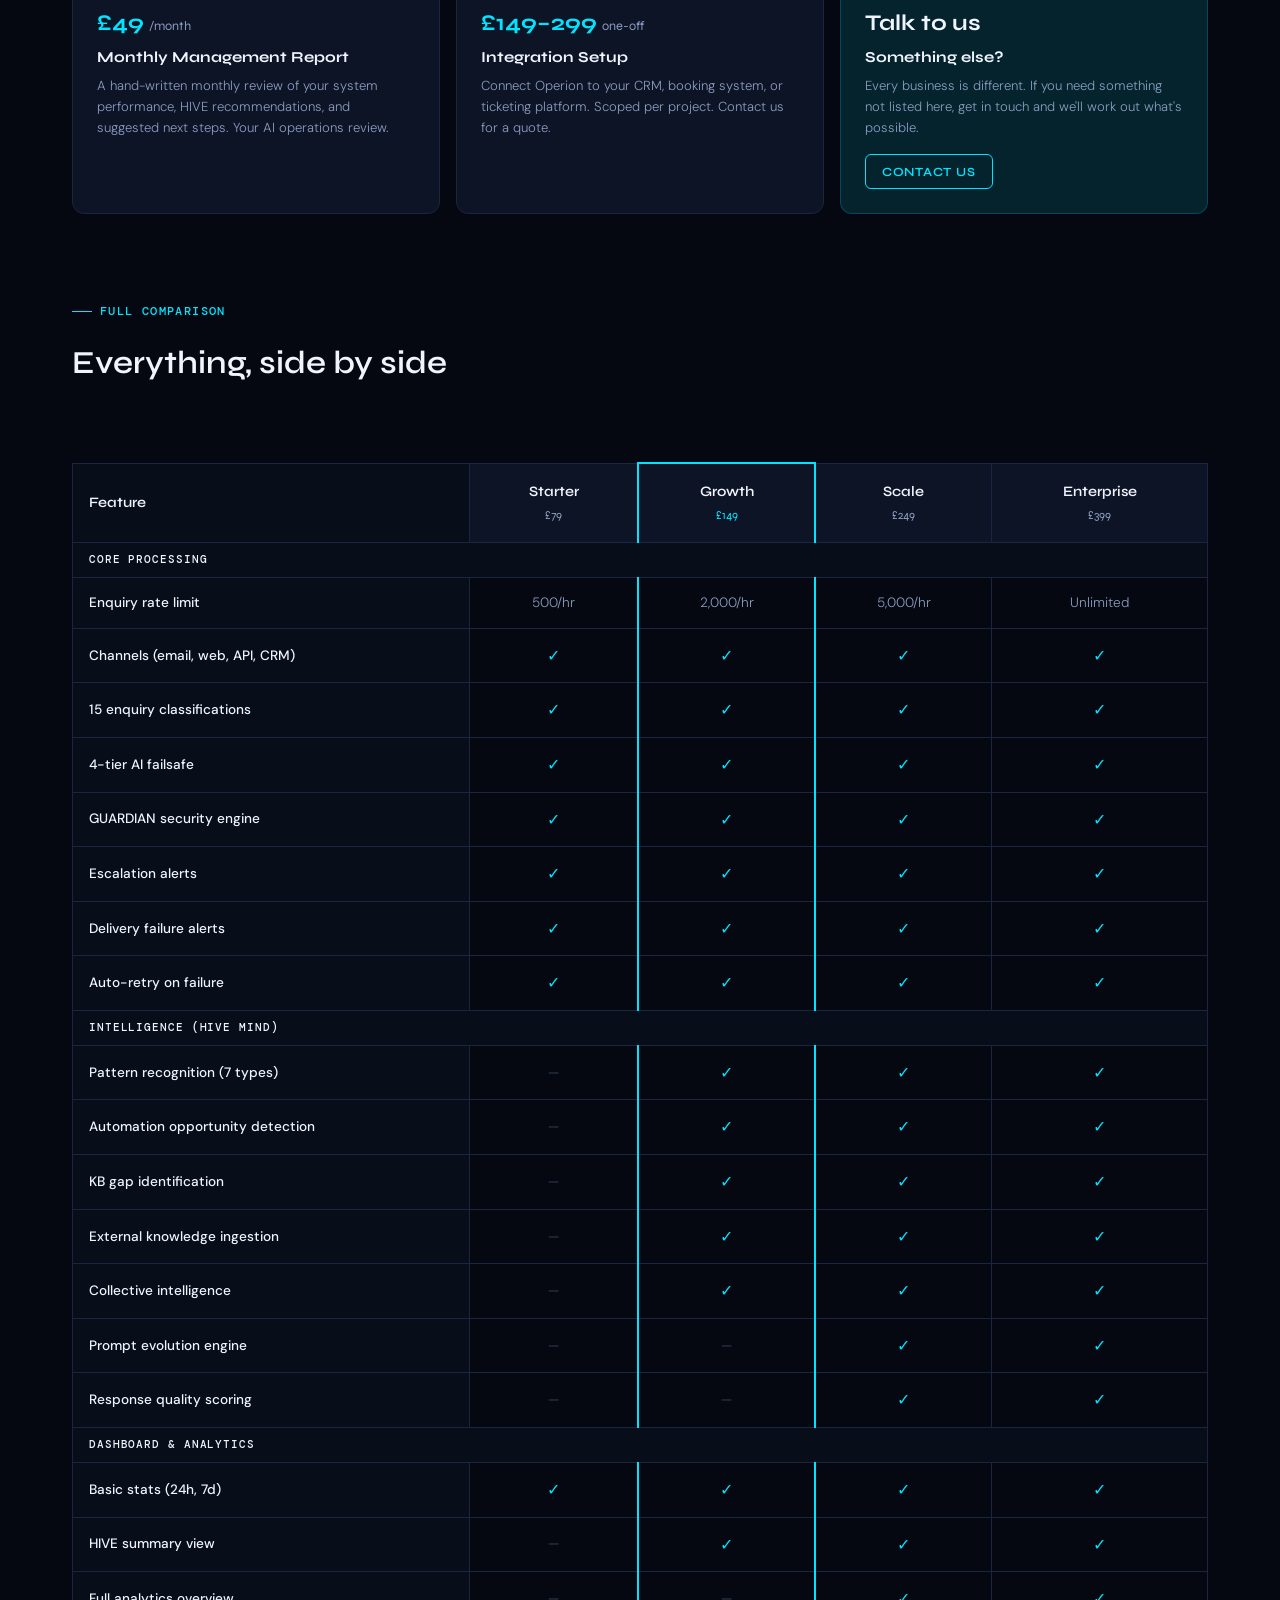
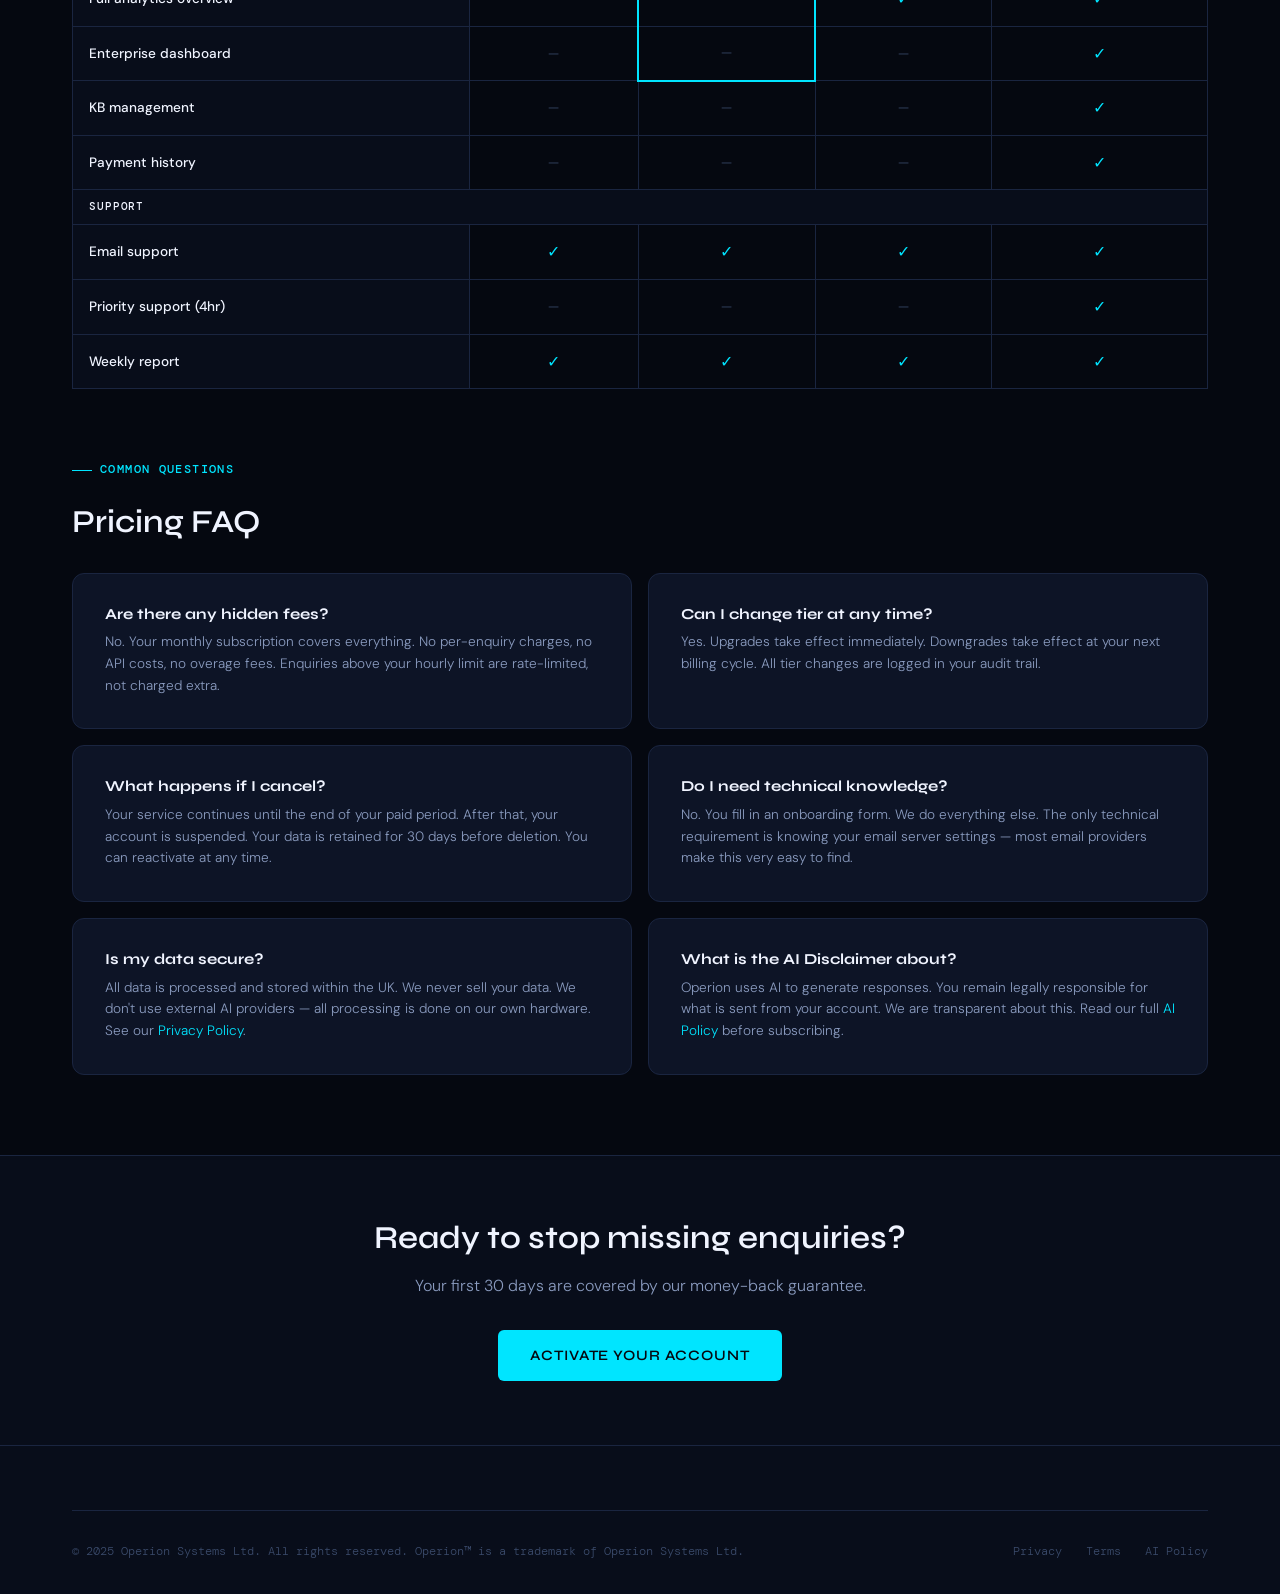
<file: pricing.html>
<!DOCTYPE html>
<html lang="en">
<head>
  <meta charset="UTF-8">
  <meta name="viewport" content="width=device-width, initial-scale=1.0">
  <title>Pricing — Operion Systems Ltd</title>
  <meta name="description" content="Operion pricing plans from £79/month. Starter, Growth, Scale and Enterprise tiers. All-inclusive managed AI enquiry handling.">
  <link rel="stylesheet" href="style.css">
  <style>
    .pricing-hero { padding: 120px 0 60px; text-align: center; }
    .pricing-grid {
      display: grid;
      grid-template-columns: repeat(4, 1fr);
      gap: 1.5rem;
      align-items: start;
    }
    .price-card {
      background: var(--surface);
      border: 1px solid var(--border);
      border-radius: var(--radius-lg);
      padding: 2rem;
      display: flex;
      flex-direction: column;
      gap: 1.5rem;
      transition: all var(--transition);
      position: relative;
    }
    .price-card:hover { border-color: var(--border-light); transform: translateY(-2px); }
    .price-card.featured {
      border-color: var(--cyan);
      box-shadow: 0 0 40px rgba(0,229,255,0.12);
    }
    .popular-tag {
      position: absolute;
      top: -14px;
      left: 50%;
      transform: translateX(-50%);
      background: var(--cyan);
      color: var(--black);
      font-family: var(--font-mono);
      font-size: 0.68rem;
      font-weight: 500;
      letter-spacing: 0.08em;
      text-transform: uppercase;
      padding: 4px 16px;
      border-radius: 100px;
      white-space: nowrap;
    }
    .price-tier {
      font-family: var(--font-mono);
      font-size: 0.72rem;
      color: var(--white-dim);
      text-transform: uppercase;
      letter-spacing: 0.1em;
    }
    .price-amount {
      font-family: var(--font-display);
      font-weight: 800;
      font-size: 2.8rem;
      color: var(--white);
      line-height: 1;
    }
    .price-amount sup { font-size: 1.2rem; vertical-align: super; }
    .price-amount small { font-size: 0.85rem; font-weight: 400; color: var(--white-dim); }
    .price-rate {
      font-family: var(--font-mono);
      font-size: 0.72rem;
      color: var(--cyan);
      margin-top: 4px;
    }
    .price-features { display: flex; flex-direction: column; gap: 10px; flex: 1; }
    .price-feature {
      display: flex;
      gap: 10px;
      font-size: 0.85rem;
      color: var(--white-dim);
      line-height: 1.4;
    }
    .price-feature-check { color: var(--cyan); flex-shrink: 0; font-size: 0.9rem; }
    .price-feature-x { color: var(--white-faint); flex-shrink: 0; }
    .price-divider { height: 1px; background: var(--border); }
    .compare-table { width: 100%; border-collapse: collapse; margin-top: 3rem; }
    .compare-table th {
      text-align: center;
      padding: 1rem;
      font-family: var(--font-display);
      font-weight: 600;
      font-size: 0.9rem;
      background: var(--surface);
      border: 1px solid var(--border);
    }
    .compare-table th:first-child { text-align: left; background: var(--deep); }
    .compare-table td {
      text-align: center;
      padding: 14px 1rem;
      font-size: 0.85rem;
      border: 1px solid var(--border);
      color: var(--white-dim);
    }
    .compare-table td:first-child { text-align: left; font-weight: 500; color: var(--white); background: var(--deep); }
    .compare-table tr:hover td { background: var(--surface-2); }
    .compare-table tr:hover td:first-child { background: var(--surface); }
    .check { color: var(--cyan); font-size: 1rem; }
    .cross { color: var(--white-faint); }
    .compare-category td {
      font-family: var(--font-mono);
      font-size: 0.7rem;
      text-transform: uppercase;
      letter-spacing: 0.08em;
      color: var(--white-faint);
      background: var(--deep) !important;
      padding: 8px 1rem;
    }
    .addons-grid { display: grid; grid-template-columns: repeat(3, 1fr); gap: 1rem; }
    .addon-card {
      background: var(--surface);
      border: 1px solid var(--border);
      border-radius: var(--radius-lg);
      padding: 1.5rem;
    }
    .addon-price {
      font-family: var(--font-display);
      font-weight: 700;
      font-size: 1.4rem;
      color: var(--cyan);
      margin-bottom: 0.5rem;
    }
    .addon-card h3 { font-size: 0.95rem; margin-bottom: 0.5rem; }
    .addon-card p { font-size: 0.82rem; color: var(--white-dim); line-height: 1.6; }
    @media(max-width:900px){
      .pricing-grid { grid-template-columns: repeat(2,1fr); }
      .addons-grid { grid-template-columns: 1fr; }
    }
    @media(max-width:500px){
      .pricing-grid { grid-template-columns: 1fr; }
    }
  </style>
</head>
<body>

<nav class="nav">
  <a href="index.html" class="nav-logo"><div class="nav-logo-mark"></div>Operion</a>
  <div class="nav-links">
    <a href="index.html">Home</a>
    <a href="how-it-works.html">How It Works</a>
    <a href="pricing.html" class="active">Pricing</a>
    <a href="about.html">About</a>
    <a href="legal.html">Legal</a>
  </div>
  <div class="nav-cta">
    <a href="dashboard.html" class="btn btn-ghost btn-sm">Client Login</a>
    <a href="get-started.html" class="btn btn-primary btn-sm">Get Started</a>
  </div>
  <button class="nav-burger">☰</button>
</nav>

<div class="pricing-hero">
  <div class="container">
    <div class="section-label" style="justify-content:center">Pricing</div>
    <h1 class="display-2" style="margin-bottom:1rem">One monthly fee. No surprises.</h1>
    <p style="color:var(--white-dim);max-width:500px;margin:0 auto 1.5rem">No per-enquiry charges. No API costs. No installation fees. Your AI runs on our infrastructure.</p>
    <div class="alert alert-info" style="max-width:560px;margin:0 auto">
      <span>💳</span>
      <span>All plans include a <strong>30-day money-back guarantee</strong>. Cancel any time. <a href="legal.html#refunds">See refund policy.</a></span>
    </div>
  </div>
</div>

<section style="padding:0 0 80px">
  <div class="container">

    <!-- Pricing Cards -->
    <div class="pricing-grid" style="margin-bottom:5rem">

      <div class="price-card" data-animate>
        <div>
          <div class="price-tier">Tier 1</div>
          <h2 style="font-size:1.2rem;margin:6px 0">Starter</h2>
          <div class="price-amount"><sup>£</sup>79<small>/month</small></div>
          <div class="price-rate">500 enquiries/hour</div>
        </div>
        <div class="price-divider"></div>
        <div class="price-features">
          <div class="price-feature"><span class="price-feature-check">✓</span>All channels (email, web, API)</div>
          <div class="price-feature"><span class="price-feature-check">✓</span>15 enquiry classification types</div>
          <div class="price-feature"><span class="price-feature-check">✓</span>4-tier AI failsafe chain</div>
          <div class="price-feature"><span class="price-feature-check">✓</span>GUARDIAN security engine</div>
          <div class="price-feature"><span class="price-feature-check">✓</span>Responds in your brand voice</div>
          <div class="price-feature"><span class="price-feature-check">✓</span>Escalation detection & alerts</div>
          <div class="price-feature"><span class="price-feature-check">✓</span>Failure alerts & auto-retry</div>
          <div class="price-feature"><span class="price-feature-check">✓</span>Weekly summary report</div>
          <div class="price-feature"><span class="price-feature-check">✓</span>Stripe billing portal</div>
          <div class="price-feature"><span class="price-feature-x">—</span><span style="opacity:0.5">HIVE Mind analysis</span></div>
          <div class="price-feature"><span class="price-feature-x">—</span><span style="opacity:0.5">Dashboard access</span></div>
        </div>
        <a href="get-started.html?tier=1" class="btn btn-outline" data-checkout-tier="1">Get Started</a>
      </div>

      <div class="price-card featured" data-animate class="delay-1">
        <div class="popular-tag">Most Popular</div>
        <div>
          <div class="price-tier">Tier 2</div>
          <h2 style="font-size:1.2rem;margin:6px 0">Growth</h2>
          <div class="price-amount"><sup>£</sup>149<small>/month</small></div>
          <div class="price-rate">2,000 enquiries/hour</div>
        </div>
        <div class="price-divider"></div>
        <div class="price-features">
          <div class="price-feature"><span class="price-feature-check">✓</span>Everything in Starter</div>
          <div class="price-feature"><span class="price-feature-check">✓</span>HIVE Mind event analysis</div>
          <div class="price-feature"><span class="price-feature-check">✓</span>7 pattern detection types</div>
          <div class="price-feature"><span class="price-feature-check">✓</span>Automation opportunity scanning</div>
          <div class="price-feature"><span class="price-feature-check">✓</span>KB gap identification</div>
          <div class="price-feature"><span class="price-feature-check">✓</span>HIVE intelligence reports</div>
          <div class="price-feature"><span class="price-feature-check">✓</span>Knowledge base search</div>
          <div class="price-feature"><span class="price-feature-check">✓</span>External knowledge ingestion</div>
          <div class="price-feature"><span class="price-feature-check">✓</span>Collective intelligence access</div>
          <div class="price-feature"><span class="price-feature-x">—</span><span style="opacity:0.5">Analytics overview</span></div>
          <div class="price-feature"><span class="price-feature-x">—</span><span style="opacity:0.5">Full dashboard</span></div>
        </div>
        <a href="get-started.html?tier=2" class="btn btn-primary" data-checkout-tier="2">Get Started</a>
      </div>

      <div class="price-card" data-animate class="delay-2">
        <div>
          <div class="price-tier">Tier 3</div>
          <h2 style="font-size:1.2rem;margin:6px 0">Scale</h2>
          <div class="price-amount"><sup>£</sup>249<small>/month</small></div>
          <div class="price-rate">5,000 enquiries/hour</div>
        </div>
        <div class="price-divider"></div>
        <div class="price-features">
          <div class="price-feature"><span class="price-feature-check">✓</span>Everything in Growth</div>
          <div class="price-feature"><span class="price-feature-check">✓</span>Full analytics dashboard</div>
          <div class="price-feature"><span class="price-feature-check">✓</span>Response quality scoring</div>
          <div class="price-feature"><span class="price-feature-check">✓</span>AI model usage breakdown</div>
          <div class="price-feature"><span class="price-feature-check">✓</span>Classification trends</div>
          <div class="price-feature"><span class="price-feature-check">✓</span>Enquiry volume by channel</div>
          <div class="price-feature"><span class="price-feature-check">✓</span>Prompt evolution engine</div>
          <div class="price-feature"><span class="price-feature-check">✓</span>Weekly analytics report</div>
          <div class="price-feature"><span class="price-feature-check">✓</span>Avg response time tracking</div>
          <div class="price-feature"><span class="price-feature-x">—</span><span style="opacity:0.5">KB management</span></div>
          <div class="price-feature"><span class="price-feature-x">—</span><span style="opacity:0.5">Payment history</span></div>
        </div>
        <a href="get-started.html?tier=3" class="btn btn-outline" data-checkout-tier="3">Get Started</a>
      </div>

      <div class="price-card" data-animate class="delay-3">
        <div>
          <div class="price-tier">Tier 4</div>
          <h2 style="font-size:1.2rem;margin:6px 0">Enterprise</h2>
          <div class="price-amount"><sup>£</sup>399<small>/month</small></div>
          <div class="price-rate">Unlimited enquiries/hour</div>
        </div>
        <div class="price-divider"></div>
        <div class="price-features">
          <div class="price-feature"><span class="price-feature-check">✓</span>Everything in Scale</div>
          <div class="price-feature"><span class="price-feature-check">✓</span>Full enterprise dashboard</div>
          <div class="price-feature"><span class="price-feature-check">✓</span>KB management endpoint</div>
          <div class="price-feature"><span class="price-feature-check">✓</span>Vector store management</div>
          <div class="price-feature"><span class="price-feature-check">✓</span>Queue monitoring</div>
          <div class="price-feature"><span class="price-feature-check">✓</span>Health monitoring slice</div>
          <div class="price-feature"><span class="price-feature-check">✓</span>Full recommendations history</div>
          <div class="price-feature"><span class="price-feature-check">✓</span>Payment history (12 months)</div>
          <div class="price-feature"><span class="price-feature-check">✓</span>Priority support (4hr response)</div>
          <div class="price-feature"><span class="price-feature-check">✓</span>Marketplace module access</div>
        </div>
        <a href="get-started.html?tier=4" class="btn btn-outline" data-checkout-tier="4">Get Started</a>
      </div>

    </div>

    <!-- Add-ons -->
    <div style="margin-bottom:5rem">
      <div class="section-label">Optional Add-Ons</div>
      <h2 class="display-3" style="margin-bottom:2rem">Professional services, when you need them</h2>
      <div class="addons-grid">
        <div class="addon-card">
          <div class="addon-price">£99 <small style="font-size:0.8rem;color:var(--white-dim);font-weight:400">one-off</small></div>
          <h3>Onboarding Support Call</h3>
          <p>45-minute video call to configure your SMTP, build your FAQ list, define brand voice, and ensure your first week runs smoothly.</p>
        </div>
        <div class="addon-card">
          <div class="addon-price">£149 <small style="font-size:0.8rem;color:var(--white-dim);font-weight:400">one-off</small></div>
          <h3>Knowledge Base Build</h3>
          <p>We manually build 20–50 KB entries from your existing content — website, FAQs, service descriptions. Better context from day one.</p>
        </div>
        <div class="addon-card">
          <div class="addon-price">£199 <small style="font-size:0.8rem;color:var(--white-dim);font-weight:400">one-off</small></div>
          <h3>Custom Prompt Tuning</h3>
          <p>We write and test custom response prompts for your specific business type. Ideal for legal, medical, trades, or specialist sectors.</p>
        </div>
        <div class="addon-card">
          <div class="addon-price">£49 <small style="font-size:0.8rem;color:var(--white-dim);font-weight:400">/month</small></div>
          <h3>Monthly Management Report</h3>
          <p>A hand-written monthly review of your system performance, HIVE recommendations, and suggested next steps. Your AI operations review.</p>
        </div>
        <div class="addon-card">
          <div class="addon-price">£149–299 <small style="font-size:0.8rem;color:var(--white-dim);font-weight:400">one-off</small></div>
          <h3>Integration Setup</h3>
          <p>Connect Operion to your CRM, booking system, or ticketing platform. Scoped per project. Contact us for a quote.</p>
        </div>
        <div class="addon-card" style="background:var(--cyan-glow);border-color:rgba(0,229,255,0.2)">
          <div class="addon-price" style="color:var(--white)">Talk to us</div>
          <h3>Something else?</h3>
          <p>Every business is different. If you need something not listed here, get in touch and we'll work out what's possible.</p>
          <a href="about.html#contact" class="btn btn-outline btn-sm" style="margin-top:1rem">Contact Us</a>
        </div>
      </div>
    </div>

    <!-- Comparison Table -->
    <div style="margin-bottom:4rem">
      <div class="section-label">Full Comparison</div>
      <h2 class="display-3" style="margin-bottom:2rem">Everything, side by side</h2>
      <div style="overflow-x:auto">
        <table class="compare-table">
          <thead>
            <tr>
              <th style="width:35%">Feature</th>
              <th>Starter<br><small style="font-weight:400;color:var(--white-dim)">£79</small></th>
              <th style="border-top:2px solid var(--cyan);border-left:2px solid var(--cyan);border-right:2px solid var(--cyan)">Growth<br><small style="font-weight:400;color:var(--cyan)">£149</small></th>
              <th>Scale<br><small style="font-weight:400;color:var(--white-dim)">£249</small></th>
              <th>Enterprise<br><small style="font-weight:400;color:var(--white-dim)">£399</small></th>
            </tr>
          </thead>
          <tbody>
            <tr class="compare-category"><td colspan="5">Core Processing</td></tr>
            <tr><td>Enquiry rate limit</td><td>500/hr</td><td style="border-left:2px solid var(--cyan);border-right:2px solid var(--cyan)">2,000/hr</td><td>5,000/hr</td><td>Unlimited</td></tr>
            <tr><td>Channels (email, web, API, CRM)</td><td><span class="check">✓</span></td><td style="border-left:2px solid var(--cyan);border-right:2px solid var(--cyan)"><span class="check">✓</span></td><td><span class="check">✓</span></td><td><span class="check">✓</span></td></tr>
            <tr><td>15 enquiry classifications</td><td><span class="check">✓</span></td><td style="border-left:2px solid var(--cyan);border-right:2px solid var(--cyan)"><span class="check">✓</span></td><td><span class="check">✓</span></td><td><span class="check">✓</span></td></tr>
            <tr><td>4-tier AI failsafe</td><td><span class="check">✓</span></td><td style="border-left:2px solid var(--cyan);border-right:2px solid var(--cyan)"><span class="check">✓</span></td><td><span class="check">✓</span></td><td><span class="check">✓</span></td></tr>
            <tr><td>GUARDIAN security engine</td><td><span class="check">✓</span></td><td style="border-left:2px solid var(--cyan);border-right:2px solid var(--cyan)"><span class="check">✓</span></td><td><span class="check">✓</span></td><td><span class="check">✓</span></td></tr>
            <tr><td>Escalation alerts</td><td><span class="check">✓</span></td><td style="border-left:2px solid var(--cyan);border-right:2px solid var(--cyan)"><span class="check">✓</span></td><td><span class="check">✓</span></td><td><span class="check">✓</span></td></tr>
            <tr><td>Delivery failure alerts</td><td><span class="check">✓</span></td><td style="border-left:2px solid var(--cyan);border-right:2px solid var(--cyan)"><span class="check">✓</span></td><td><span class="check">✓</span></td><td><span class="check">✓</span></td></tr>
            <tr><td>Auto-retry on failure</td><td><span class="check">✓</span></td><td style="border-left:2px solid var(--cyan);border-right:2px solid var(--cyan)"><span class="check">✓</span></td><td><span class="check">✓</span></td><td><span class="check">✓</span></td></tr>
            <tr class="compare-category"><td colspan="5">Intelligence (HIVE Mind)</td></tr>
            <tr><td>Pattern recognition (7 types)</td><td><span class="cross">—</span></td><td style="border-left:2px solid var(--cyan);border-right:2px solid var(--cyan)"><span class="check">✓</span></td><td><span class="check">✓</span></td><td><span class="check">✓</span></td></tr>
            <tr><td>Automation opportunity detection</td><td><span class="cross">—</span></td><td style="border-left:2px solid var(--cyan);border-right:2px solid var(--cyan)"><span class="check">✓</span></td><td><span class="check">✓</span></td><td><span class="check">✓</span></td></tr>
            <tr><td>KB gap identification</td><td><span class="cross">—</span></td><td style="border-left:2px solid var(--cyan);border-right:2px solid var(--cyan)"><span class="check">✓</span></td><td><span class="check">✓</span></td><td><span class="check">✓</span></td></tr>
            <tr><td>External knowledge ingestion</td><td><span class="cross">—</span></td><td style="border-left:2px solid var(--cyan);border-right:2px solid var(--cyan)"><span class="check">✓</span></td><td><span class="check">✓</span></td><td><span class="check">✓</span></td></tr>
            <tr><td>Collective intelligence</td><td><span class="cross">—</span></td><td style="border-left:2px solid var(--cyan);border-right:2px solid var(--cyan)"><span class="check">✓</span></td><td><span class="check">✓</span></td><td><span class="check">✓</span></td></tr>
            <tr><td>Prompt evolution engine</td><td><span class="cross">—</span></td><td style="border-left:2px solid var(--cyan);border-right:2px solid var(--cyan)"><span class="cross">—</span></td><td><span class="check">✓</span></td><td><span class="check">✓</span></td></tr>
            <tr><td>Response quality scoring</td><td><span class="cross">—</span></td><td style="border-left:2px solid var(--cyan);border-right:2px solid var(--cyan)"><span class="cross">—</span></td><td><span class="check">✓</span></td><td><span class="check">✓</span></td></tr>
            <tr class="compare-category"><td colspan="5">Dashboard & Analytics</td></tr>
            <tr><td>Basic stats (24h, 7d)</td><td><span class="check">✓</span></td><td style="border-left:2px solid var(--cyan);border-right:2px solid var(--cyan)"><span class="check">✓</span></td><td><span class="check">✓</span></td><td><span class="check">✓</span></td></tr>
            <tr><td>HIVE summary view</td><td><span class="cross">—</span></td><td style="border-left:2px solid var(--cyan);border-right:2px solid var(--cyan)"><span class="check">✓</span></td><td><span class="check">✓</span></td><td><span class="check">✓</span></td></tr>
            <tr><td>Full analytics overview</td><td><span class="cross">—</span></td><td style="border-left:2px solid var(--cyan);border-right:2px solid var(--cyan)"><span class="cross">—</span></td><td><span class="check">✓</span></td><td><span class="check">✓</span></td></tr>
            <tr><td>Enterprise dashboard</td><td><span class="cross">—</span></td><td style="border-left:2px solid var(--cyan);border-right:2px solid var(--cyan);border-bottom:2px solid var(--cyan)"><span class="cross">—</span></td><td><span class="cross">—</span></td><td><span class="check">✓</span></td></tr>
            <tr><td>KB management</td><td><span class="cross">—</span></td><td><span class="cross">—</span></td><td><span class="cross">—</span></td><td><span class="check">✓</span></td></tr>
            <tr><td>Payment history</td><td><span class="cross">—</span></td><td><span class="cross">—</span></td><td><span class="cross">—</span></td><td><span class="check">✓</span></td></tr>
            <tr class="compare-category"><td colspan="5">Support</td></tr>
            <tr><td>Email support</td><td><span class="check">✓</span></td><td><span class="check">✓</span></td><td><span class="check">✓</span></td><td><span class="check">✓</span></td></tr>
            <tr><td>Priority support (4hr)</td><td><span class="cross">—</span></td><td><span class="cross">—</span></td><td><span class="cross">—</span></td><td><span class="check">✓</span></td></tr>
            <tr><td>Weekly report</td><td><span class="check">✓</span></td><td><span class="check">✓</span></td><td><span class="check">✓</span></td><td><span class="check">✓</span></td></tr>
          </tbody>
        </table>
      </div>
    </div>

    <!-- FAQ -->
    <div>
      <div class="section-label">Common Questions</div>
      <h2 class="display-3" style="margin-bottom:2rem">Pricing FAQ</h2>
      <div class="grid-2" style="gap:1rem">
        <div class="card">
          <h3 style="font-size:0.95rem;margin-bottom:0.5rem">Are there any hidden fees?</h3>
          <p style="font-size:0.85rem;color:var(--white-dim)">No. Your monthly subscription covers everything. No per-enquiry charges, no API costs, no overage fees. Enquiries above your hourly limit are rate-limited, not charged extra.</p>
        </div>
        <div class="card">
          <h3 style="font-size:0.95rem;margin-bottom:0.5rem">Can I change tier at any time?</h3>
          <p style="font-size:0.85rem;color:var(--white-dim)">Yes. Upgrades take effect immediately. Downgrades take effect at your next billing cycle. All tier changes are logged in your audit trail.</p>
        </div>
        <div class="card">
          <h3 style="font-size:0.95rem;margin-bottom:0.5rem">What happens if I cancel?</h3>
          <p style="font-size:0.85rem;color:var(--white-dim)">Your service continues until the end of your paid period. After that, your account is suspended. Your data is retained for 30 days before deletion. You can reactivate at any time.</p>
        </div>
        <div class="card">
          <h3 style="font-size:0.95rem;margin-bottom:0.5rem">Do I need technical knowledge?</h3>
          <p style="font-size:0.85rem;color:var(--white-dim)">No. You fill in an onboarding form. We do everything else. The only technical requirement is knowing your email server settings — most email providers make this very easy to find.</p>
        </div>
        <div class="card">
          <h3 style="font-size:0.95rem;margin-bottom:0.5rem">Is my data secure?</h3>
          <p style="font-size:0.85rem;color:var(--white-dim)">All data is processed and stored within the UK. We never sell your data. We don't use external AI providers — all processing is done on our own hardware. See our <a href="legal.html#privacy">Privacy Policy</a>.</p>
        </div>
        <div class="card">
          <h3 style="font-size:0.95rem;margin-bottom:0.5rem">What is the AI Disclaimer about?</h3>
          <p style="font-size:0.85rem;color:var(--white-dim)">Operion uses AI to generate responses. You remain legally responsible for what is sent from your account. We are transparent about this. Read our full <a href="legal.html#ai-disclaimer">AI Policy</a> before subscribing.</p>
        </div>
      </div>
    </div>

  </div>
</section>

<section class="section-sm" style="background:var(--deep);border-top:1px solid var(--border);text-align:center">
  <div class="container">
    <h2 class="display-3" style="margin-bottom:1rem">Ready to stop missing enquiries?</h2>
    <p style="color:var(--white-dim);margin-bottom:2rem">Your first 30 days are covered by our money-back guarantee.</p>
    <a href="get-started.html" class="btn btn-primary btn-lg">Activate Your Account</a>
  </div>
</section>

<footer class="footer">
  <div class="container">
    <div class="footer-bottom">
      <p>© 2025 Operion Systems Ltd. All rights reserved. Operion™ is a trademark of Operion Systems Ltd.</p>
      <div class="footer-legal-links">
        <a href="legal.html#privacy">Privacy</a>
        <a href="legal.html#terms">Terms</a>
        <a href="legal.html#ai-disclaimer">AI Policy</a>
      </div>
    </div>
  </div>
</footer>

<script src="https://js.stripe.com/v3/"></script>
<script src="app.js"></script>
</body>
</html>
</file>
<file: style.css>
/* ================================================================
   OPERION SYSTEMS LTD — Global Stylesheet
   Aesthetic: Dark technical precision. Space black with electric
   cyan accents. Typography: Syne Display + DM Mono.
   Industrial intelligence. Not corporate. Not startup.
   ================================================================ */

@import url('https://fonts.googleapis.com/css2?family=Syne:wght@400;500;600;700;800&family=DM+Mono:ital,wght@0,300;0,400;0,500;1,300&family=DM+Sans:ital,opsz,wght@0,9..40,300;0,9..40,400;0,9..40,500;1,9..40,300&display=swap');

/* ── VARIABLES ──────────────────────────────────────────────── */
:root {
  --black:       #050810;
  --deep:        #080d1a;
  --surface:     #0d1426;
  --surface-2:   #111c33;
  --border:      #1a2540;
  --border-light:#253356;
  --cyan:        #00e5ff;
  --cyan-dim:    #00b8cc;
  --cyan-glow:   rgba(0,229,255,0.12);
  --cyan-glow-2: rgba(0,229,255,0.06);
  --white:       #f0f4ff;
  --white-dim:   #8a9bbf;
  --white-faint: #3a4a6a;
  --red:         #ff3b6b;
  --green:       #00e5a0;
  --amber:       #ffb800;
  --font-display:'Syne', sans-serif;
  --font-mono:   'DM Mono', monospace;
  --font-body:   'DM Sans', sans-serif;
  --radius:      6px;
  --radius-lg:   12px;
  --transition:  200ms cubic-bezier(0.4,0,0.2,1);
  --glow:        0 0 40px rgba(0,229,255,0.15);
  --shadow:      0 4px 24px rgba(0,0,0,0.4);
}

/* ── RESET ──────────────────────────────────────────────────── */
*, *::before, *::after { box-sizing: border-box; margin: 0; padding: 0; }
html { scroll-behavior: smooth; font-size: 16px; }
body {
  background: var(--black);
  color: var(--white);
  font-family: var(--font-body);
  font-weight: 300;
  line-height: 1.6;
  min-height: 100vh;
  overflow-x: hidden;
  -webkit-font-smoothing: antialiased;
}
img { max-width: 100%; display: block; }
a { color: var(--cyan); text-decoration: none; transition: color var(--transition); }
a:hover { color: var(--white); }
button { cursor: pointer; font-family: var(--font-body); }
ul { list-style: none; }

/* ── NOISE TEXTURE OVERLAY ──────────────────────────────────── */
body::before {
  content: '';
  position: fixed;
  inset: 0;
  background-image: url("data:image/svg+xml,%3Csvg viewBox='0 0 256 256' xmlns='http://www.w3.org/2000/svg'%3E%3Cfilter id='noise'%3E%3CfeTurbulence type='fractalNoise' baseFrequency='0.9' numOctaves='4' stitchTiles='stitch'/%3E%3C/filter%3E%3Crect width='100%25' height='100%25' filter='url(%23noise)' opacity='0.03'/%3E%3C/svg%3E");
  pointer-events: none;
  z-index: 9999;
  opacity: 0.4;
}

/* ── NAVIGATION ─────────────────────────────────────────────── */
.nav {
  position: fixed;
  top: 0;
  left: 0;
  right: 0;
  z-index: 1000;
  padding: 0 2rem;
  height: 64px;
  display: flex;
  align-items: center;
  justify-content: space-between;
  background: rgba(5,8,16,0.85);
  backdrop-filter: blur(20px);
  border-bottom: 1px solid var(--border);
}
.nav-logo {
  display: flex;
  align-items: center;
  gap: 10px;
  font-family: var(--font-display);
  font-weight: 800;
  font-size: 1.1rem;
  letter-spacing: 0.05em;
  color: var(--white);
  text-transform: uppercase;
}
.nav-logo-mark {
  width: 28px;
  height: 28px;
  background: var(--cyan);
  clip-path: polygon(50% 0%, 100% 25%, 100% 75%, 50% 100%, 0% 75%, 0% 25%);
  display: flex;
  align-items: center;
  justify-content: center;
  flex-shrink: 0;
}
.nav-links {
  display: flex;
  align-items: center;
  gap: 2rem;
}
.nav-links a {
  font-size: 0.85rem;
  font-weight: 400;
  color: var(--white-dim);
  letter-spacing: 0.03em;
  text-transform: uppercase;
  transition: color var(--transition);
}
.nav-links a:hover { color: var(--white); }
.nav-links a.active { color: var(--cyan); }
.nav-cta {
  display: flex;
  align-items: center;
  gap: 1rem;
}
.nav-burger { display: none; background: none; border: none; color: var(--white); font-size: 1.4rem; }

/* ── BUTTONS ────────────────────────────────────────────────── */
.btn {
  display: inline-flex;
  align-items: center;
  gap: 8px;
  padding: 10px 24px;
  font-family: var(--font-display);
  font-weight: 600;
  font-size: 0.85rem;
  letter-spacing: 0.06em;
  text-transform: uppercase;
  border-radius: var(--radius);
  border: none;
  transition: all var(--transition);
  white-space: nowrap;
}
.btn-primary {
  background: var(--cyan);
  color: var(--black);
}
.btn-primary:hover {
  background: var(--white);
  color: var(--black);
  transform: translateY(-1px);
  box-shadow: 0 8px 24px rgba(0,229,255,0.3);
}
.btn-outline {
  background: transparent;
  color: var(--cyan);
  border: 1px solid var(--cyan);
}
.btn-outline:hover {
  background: var(--cyan-glow);
  transform: translateY(-1px);
}
.btn-ghost {
  background: transparent;
  color: var(--white-dim);
  border: 1px solid var(--border);
}
.btn-ghost:hover {
  color: var(--white);
  border-color: var(--border-light);
  background: var(--surface);
}
.btn-lg { padding: 14px 32px; font-size: 0.9rem; }
.btn-sm { padding: 7px 16px; font-size: 0.78rem; }

/* ── LAYOUT ─────────────────────────────────────────────────── */
.container { max-width: 1200px; margin: 0 auto; padding: 0 2rem; }
.container-narrow { max-width: 800px; margin: 0 auto; padding: 0 2rem; }
.section { padding: 100px 0; }
.section-sm { padding: 64px 0; }

/* ── SECTION LABELS ─────────────────────────────────────────── */
.section-label {
  display: inline-flex;
  align-items: center;
  gap: 8px;
  font-family: var(--font-mono);
  font-size: 0.72rem;
  font-weight: 500;
  color: var(--cyan);
  letter-spacing: 0.12em;
  text-transform: uppercase;
  margin-bottom: 1.5rem;
}
.section-label::before {
  content: '';
  display: block;
  width: 20px;
  height: 1px;
  background: var(--cyan);
}

/* ── HEADINGS ───────────────────────────────────────────────── */
h1, h2, h3, h4 {
  font-family: var(--font-display);
  font-weight: 700;
  line-height: 1.15;
  color: var(--white);
}
.display-1 { font-size: clamp(2.8rem, 6vw, 5rem); font-weight: 800; letter-spacing: -0.02em; }
.display-2 { font-size: clamp(2rem, 4vw, 3.2rem); font-weight: 700; letter-spacing: -0.02em; }
.display-3 { font-size: clamp(1.4rem, 3vw, 2rem); font-weight: 600; }
.text-cyan { color: var(--cyan); }
.text-dim { color: var(--white-dim); }
.text-mono { font-family: var(--font-mono); }

/* ── CARDS ──────────────────────────────────────────────────── */
.card {
  background: var(--surface);
  border: 1px solid var(--border);
  border-radius: var(--radius-lg);
  padding: 2rem;
  transition: border-color var(--transition), box-shadow var(--transition);
}
.card:hover {
  border-color: var(--border-light);
  box-shadow: var(--shadow);
}
.card-glow:hover {
  border-color: var(--cyan-dim);
  box-shadow: var(--glow);
}

/* ── GRID ───────────────────────────────────────────────────── */
.grid-2 { display: grid; grid-template-columns: repeat(2, 1fr); gap: 1.5rem; }
.grid-3 { display: grid; grid-template-columns: repeat(3, 1fr); gap: 1.5rem; }
.grid-4 { display: grid; grid-template-columns: repeat(4, 1fr); gap: 1.5rem; }

/* ── DIVIDER ────────────────────────────────────────────────── */
.divider {
  height: 1px;
  background: linear-gradient(90deg, transparent, var(--border), transparent);
  margin: 0;
}

/* ── BADGE ──────────────────────────────────────────────────── */
.badge {
  display: inline-flex;
  align-items: center;
  gap: 6px;
  padding: 4px 12px;
  border-radius: 100px;
  font-family: var(--font-mono);
  font-size: 0.7rem;
  font-weight: 500;
  letter-spacing: 0.06em;
  text-transform: uppercase;
}
.badge-cyan { background: var(--cyan-glow); color: var(--cyan); border: 1px solid rgba(0,229,255,0.2); }
.badge-green { background: rgba(0,229,160,0.1); color: var(--green); border: 1px solid rgba(0,229,160,0.2); }
.badge-red { background: rgba(255,59,107,0.1); color: var(--red); border: 1px solid rgba(255,59,107,0.2); }
.badge-amber { background: rgba(255,184,0,0.1); color: var(--amber); border: 1px solid rgba(255,184,0,0.2); }

/* ── FORMS ──────────────────────────────────────────────────── */
.form-group { display: flex; flex-direction: column; gap: 6px; }
.form-label {
  font-family: var(--font-mono);
  font-size: 0.75rem;
  font-weight: 500;
  color: var(--white-dim);
  letter-spacing: 0.06em;
  text-transform: uppercase;
}
.form-input, .form-select, .form-textarea {
  background: var(--surface);
  border: 1px solid var(--border);
  border-radius: var(--radius);
  color: var(--white);
  font-family: var(--font-body);
  font-size: 0.95rem;
  padding: 11px 16px;
  transition: border-color var(--transition), box-shadow var(--transition);
  width: 100%;
}
.form-input:focus, .form-select:focus, .form-textarea:focus {
  outline: none;
  border-color: var(--cyan);
  box-shadow: 0 0 0 3px var(--cyan-glow);
}
.form-input::placeholder, .form-textarea::placeholder { color: var(--white-faint); }
.form-select { cursor: pointer; appearance: none; background-image: url("data:image/svg+xml,%3Csvg xmlns='http://www.w3.org/2000/svg' width='12' height='8' fill='none'%3E%3Cpath d='M1 1l5 5 5-5' stroke='%238a9bbf' stroke-width='1.5' stroke-linecap='round'/%3E%3C/svg%3E"); background-repeat: no-repeat; background-position: right 14px center; }
.form-textarea { resize: vertical; min-height: 120px; }
.form-hint { font-size: 0.8rem; color: var(--white-faint); }
.form-error { font-size: 0.8rem; color: var(--red); }

/* ── TERMINAL / CODE BLOCKS ─────────────────────────────────── */
.terminal {
  background: #010408;
  border: 1px solid var(--border);
  border-radius: var(--radius-lg);
  padding: 1.5rem;
  font-family: var(--font-mono);
  font-size: 0.82rem;
  line-height: 1.7;
  overflow-x: auto;
}
.terminal-bar {
  display: flex;
  align-items: center;
  gap: 8px;
  margin-bottom: 1rem;
  padding-bottom: 1rem;
  border-bottom: 1px solid var(--border);
}
.terminal-dot { width: 10px; height: 10px; border-radius: 50%; }
.terminal-dot-red { background: #ff5f57; }
.terminal-dot-amber { background: #ffbd2e; }
.terminal-dot-green { background: #28c840; }
.terminal-title { font-size: 0.72rem; color: var(--white-faint); margin-left: auto; letter-spacing: 0.08em; }
.t-prompt { color: var(--cyan); }
.t-cmd { color: var(--white); }
.t-output { color: var(--white-dim); }
.t-success { color: var(--green); }
.t-error { color: var(--red); }
.t-comment { color: var(--white-faint); }

/* ── STAT BLOCKS ────────────────────────────────────────────── */
.stat-value {
  font-family: var(--font-display);
  font-weight: 800;
  font-size: 2.5rem;
  color: var(--cyan);
  line-height: 1;
}
.stat-label {
  font-family: var(--font-mono);
  font-size: 0.72rem;
  color: var(--white-dim);
  text-transform: uppercase;
  letter-spacing: 0.08em;
  margin-top: 4px;
}

/* ── FOOTER ─────────────────────────────────────────────────── */
.footer {
  background: var(--deep);
  border-top: 1px solid var(--border);
  padding: 64px 0 32px;
}
.footer-grid {
  display: grid;
  grid-template-columns: 2fr 1fr 1fr 1fr;
  gap: 3rem;
  margin-bottom: 3rem;
}
.footer-brand p {
  font-size: 0.9rem;
  color: var(--white-dim);
  line-height: 1.7;
  margin-top: 1rem;
  max-width: 300px;
}
.footer-col h4 {
  font-family: var(--font-mono);
  font-size: 0.72rem;
  font-weight: 500;
  color: var(--white-dim);
  text-transform: uppercase;
  letter-spacing: 0.1em;
  margin-bottom: 1rem;
}
.footer-col ul { display: flex; flex-direction: column; gap: 10px; }
.footer-col ul li a {
  font-size: 0.88rem;
  color: var(--white-faint);
  transition: color var(--transition);
}
.footer-col ul li a:hover { color: var(--white); }
.footer-bottom {
  padding-top: 2rem;
  border-top: 1px solid var(--border);
  display: flex;
  align-items: center;
  justify-content: space-between;
  flex-wrap: wrap;
  gap: 1rem;
}
.footer-bottom p {
  font-family: var(--font-mono);
  font-size: 0.72rem;
  color: var(--white-faint);
}
.footer-legal-links {
  display: flex;
  gap: 1.5rem;
}
.footer-legal-links a {
  font-family: var(--font-mono);
  font-size: 0.72rem;
  color: var(--white-faint);
}
.footer-legal-links a:hover { color: var(--cyan); }

/* ── ALERTS / NOTICES ───────────────────────────────────────── */
.alert {
  padding: 14px 18px;
  border-radius: var(--radius);
  font-size: 0.88rem;
  display: flex;
  align-items: flex-start;
  gap: 10px;
  line-height: 1.5;
}
.alert-info { background: var(--cyan-glow-2); border: 1px solid rgba(0,229,255,0.15); color: var(--white-dim); }
.alert-success { background: rgba(0,229,160,0.06); border: 1px solid rgba(0,229,160,0.15); color: var(--white-dim); }
.alert-error { background: rgba(255,59,107,0.06); border: 1px solid rgba(255,59,107,0.15); color: var(--white-dim); }

/* ── LOADING SPINNER ────────────────────────────────────────── */
.spinner {
  width: 18px; height: 18px;
  border: 2px solid var(--border);
  border-top-color: var(--cyan);
  border-radius: 50%;
  animation: spin 0.7s linear infinite;
  display: inline-block;
}
@keyframes spin { to { transform: rotate(360deg); } }

/* ── ANIMATIONS ─────────────────────────────────────────────── */
@keyframes fadeUp {
  from { opacity: 0; transform: translateY(24px); }
  to { opacity: 1; transform: translateY(0); }
}
@keyframes fadeIn {
  from { opacity: 0; }
  to { opacity: 1; }
}
@keyframes pulse-glow {
  0%, 100% { box-shadow: 0 0 20px rgba(0,229,255,0.1); }
  50% { box-shadow: 0 0 40px rgba(0,229,255,0.25); }
}
@keyframes scan {
  0% { transform: translateY(-100%); }
  100% { transform: translateY(100vh); }
}
.animate-fade-up { animation: fadeUp 0.6s ease both; }
.delay-1 { animation-delay: 0.1s; }
.delay-2 { animation-delay: 0.2s; }
.delay-3 { animation-delay: 0.3s; }
.delay-4 { animation-delay: 0.4s; }

/* ── MOBILE ─────────────────────────────────────────────────── */
@media (max-width: 768px) {
  .nav-links { display: none; }
  .nav-burger { display: block; }
  .nav-links.open {
    display: flex;
    flex-direction: column;
    position: fixed;
    top: 64px;
    left: 0;
    right: 0;
    background: var(--deep);
    border-bottom: 1px solid var(--border);
    padding: 1.5rem 2rem;
    gap: 1.2rem;
  }
  .grid-2, .grid-3, .grid-4 { grid-template-columns: 1fr; }
  .footer-grid { grid-template-columns: 1fr 1fr; }
  .footer-brand { grid-column: 1 / -1; }
  .section { padding: 64px 0; }
  .display-1 { font-size: 2.4rem; }
}
@media (max-width: 480px) {
  .container { padding: 0 1.25rem; }
  .footer-grid { grid-template-columns: 1fr; }
  .footer-bottom { flex-direction: column; align-items: flex-start; }
}
</file>
